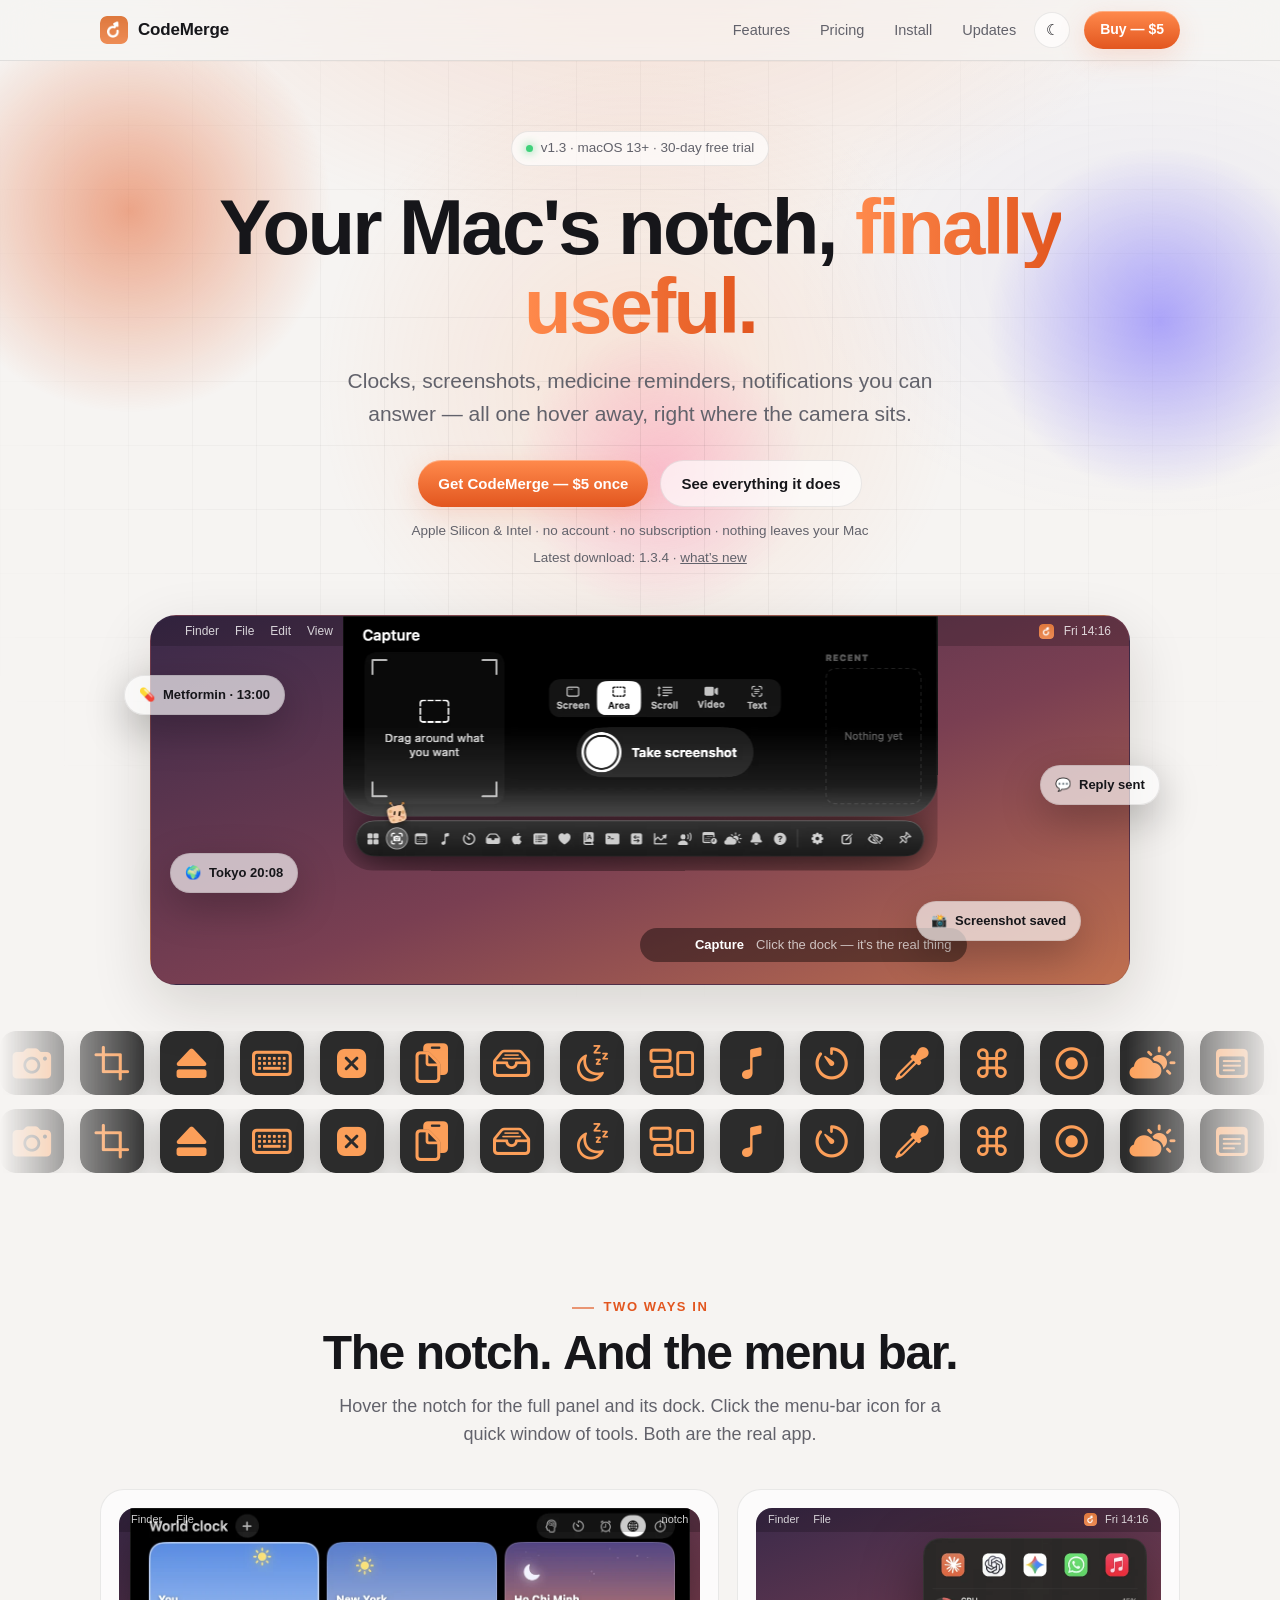
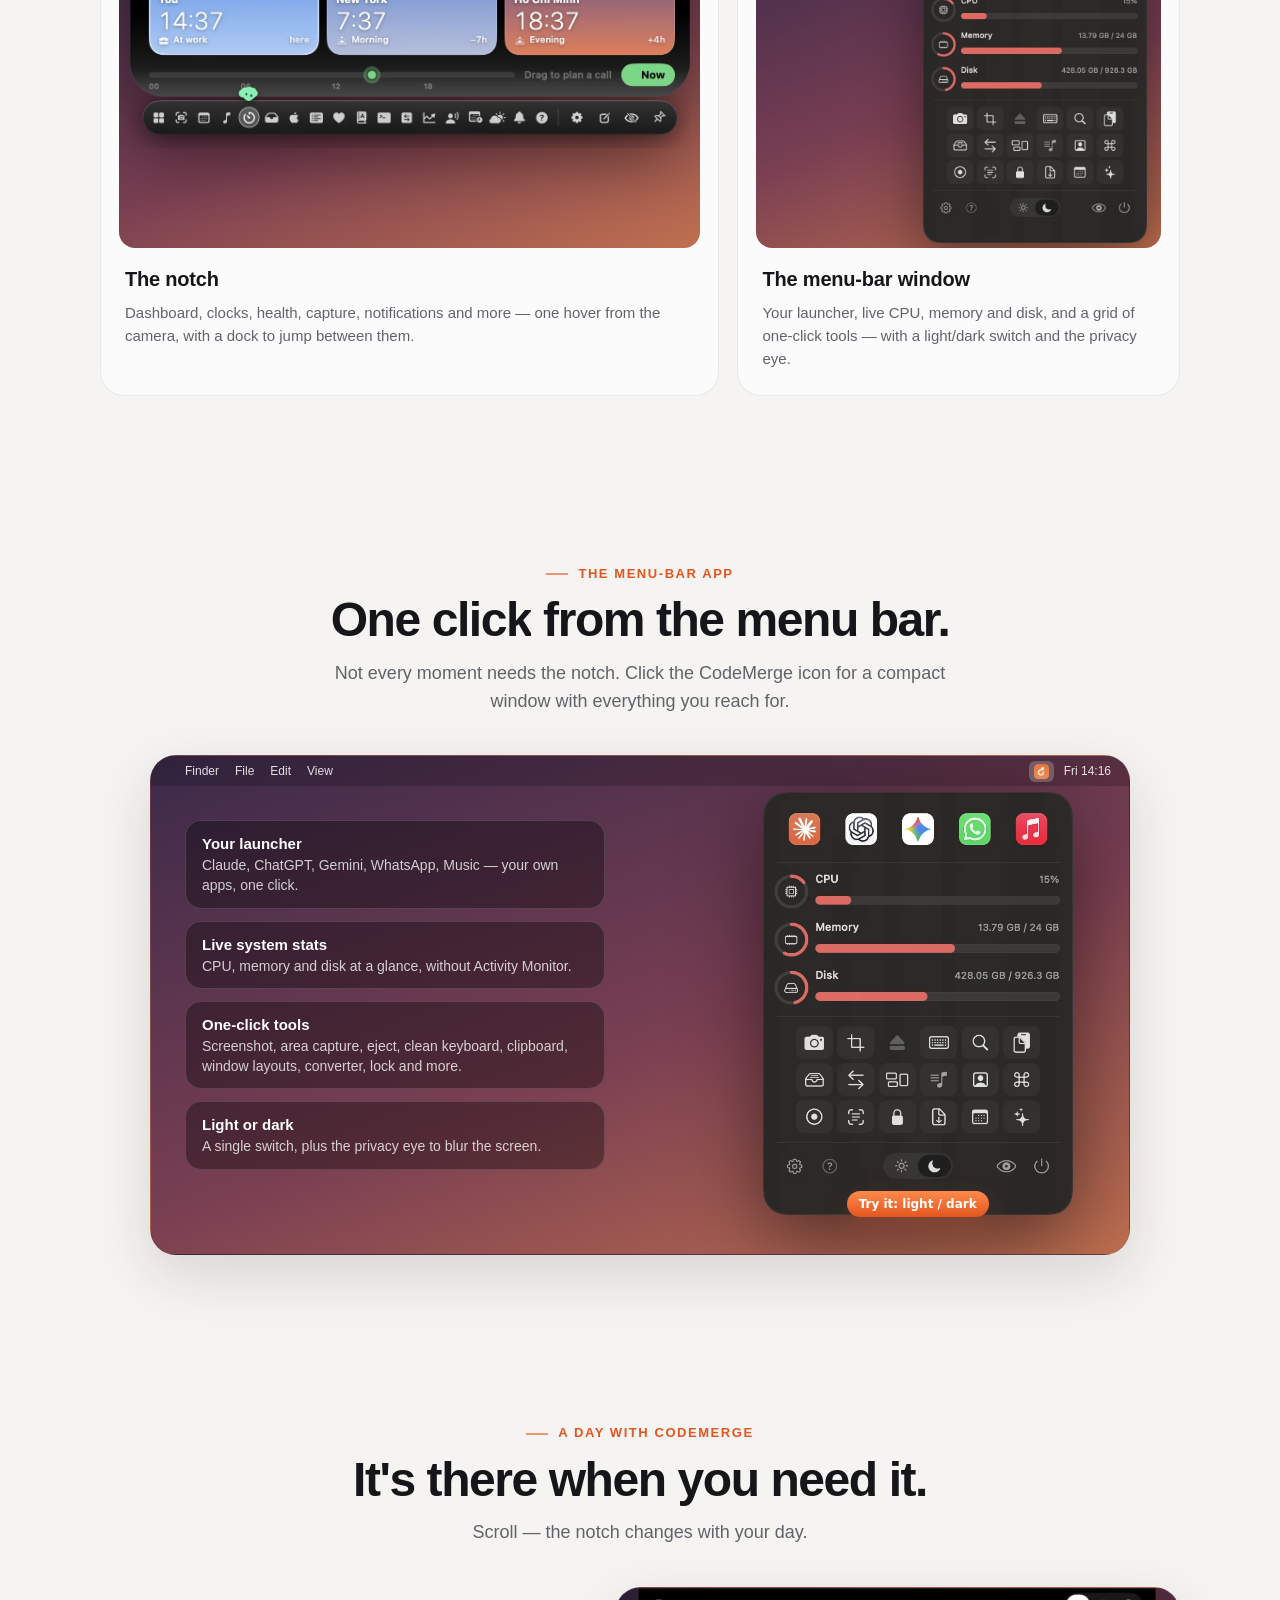
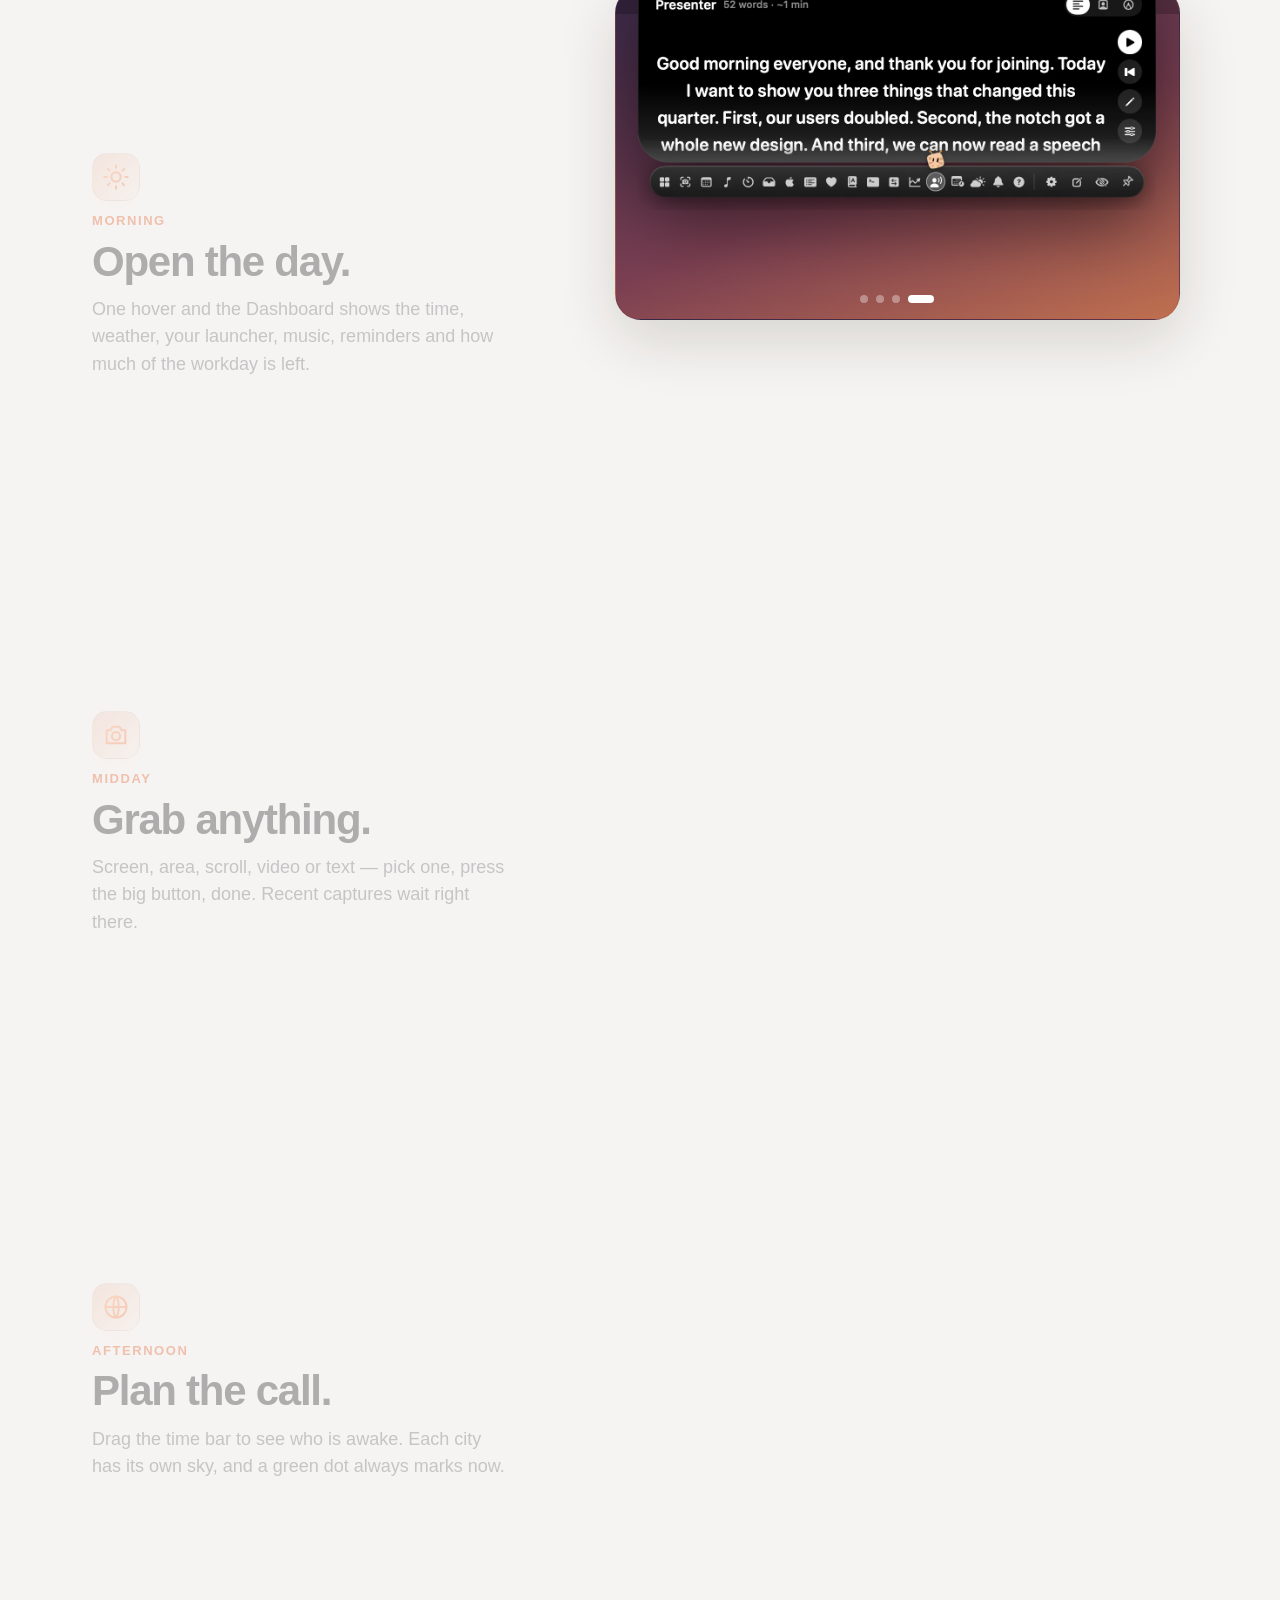
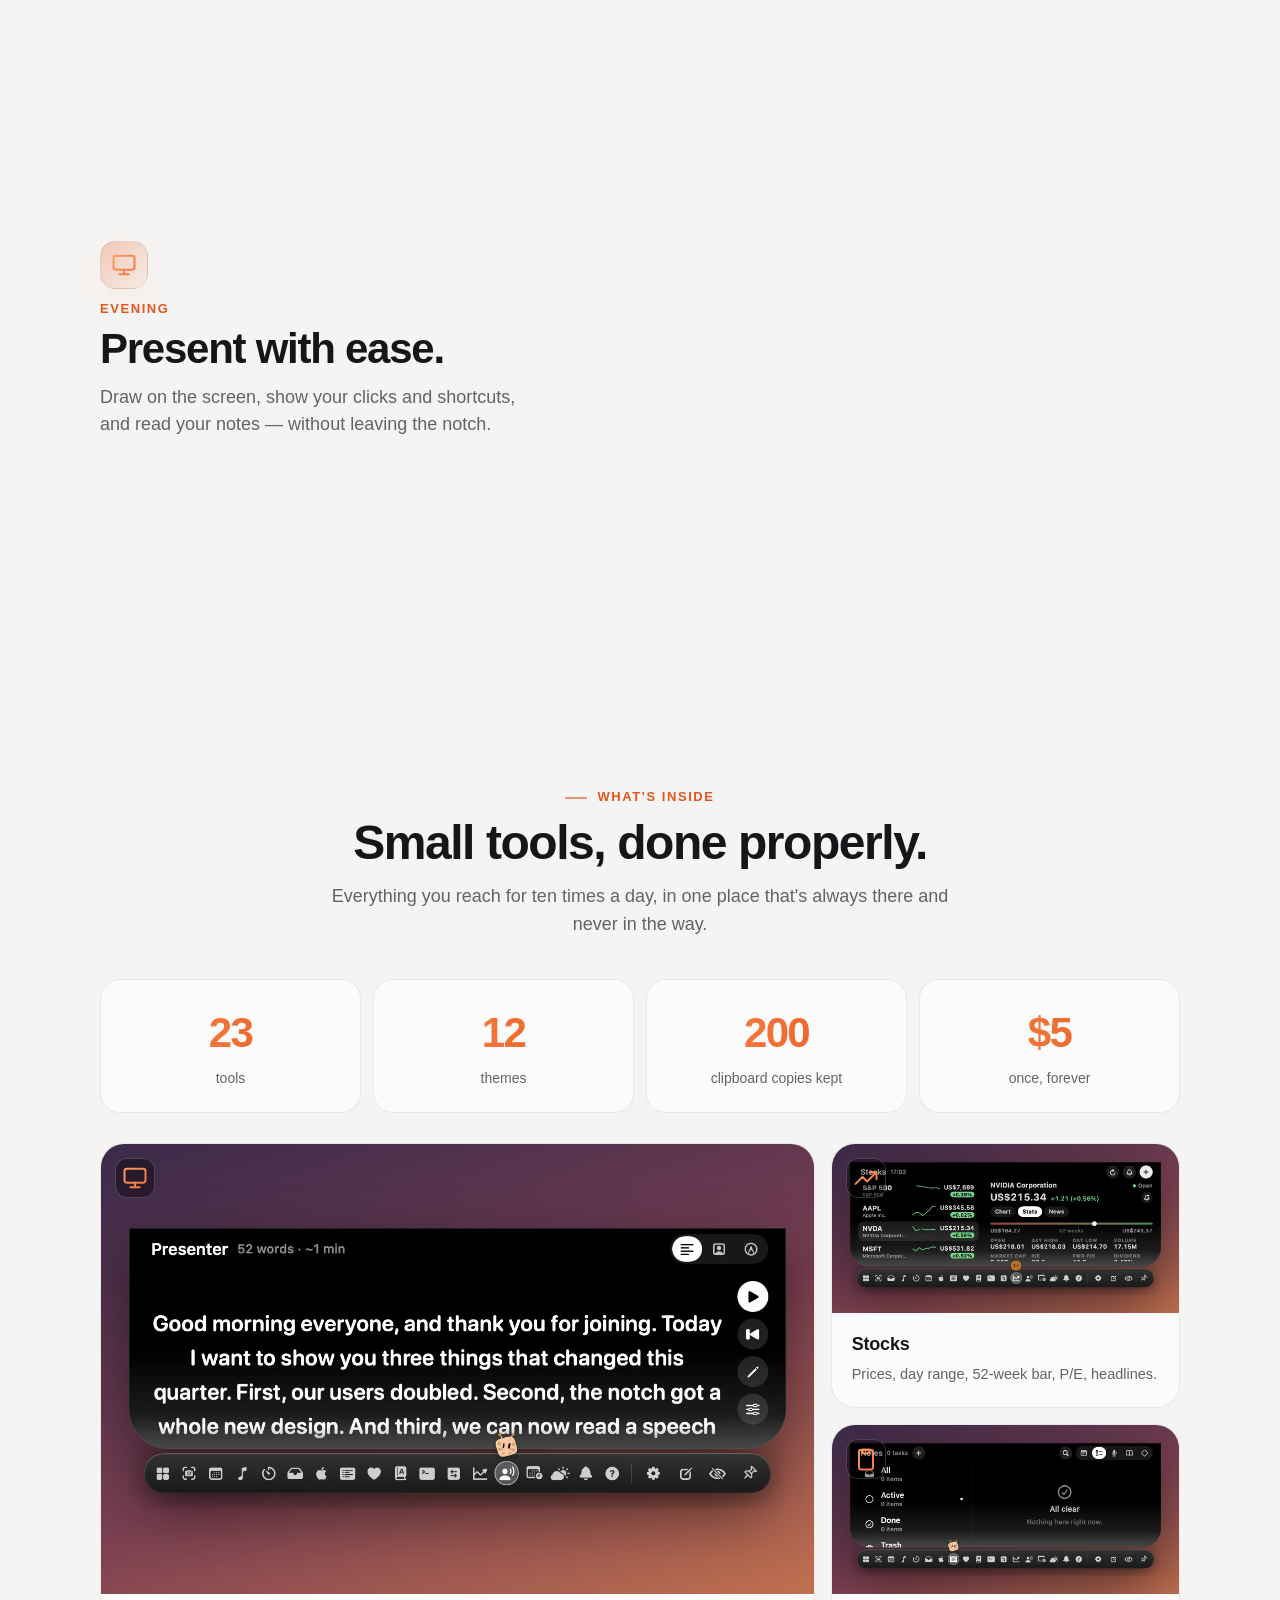
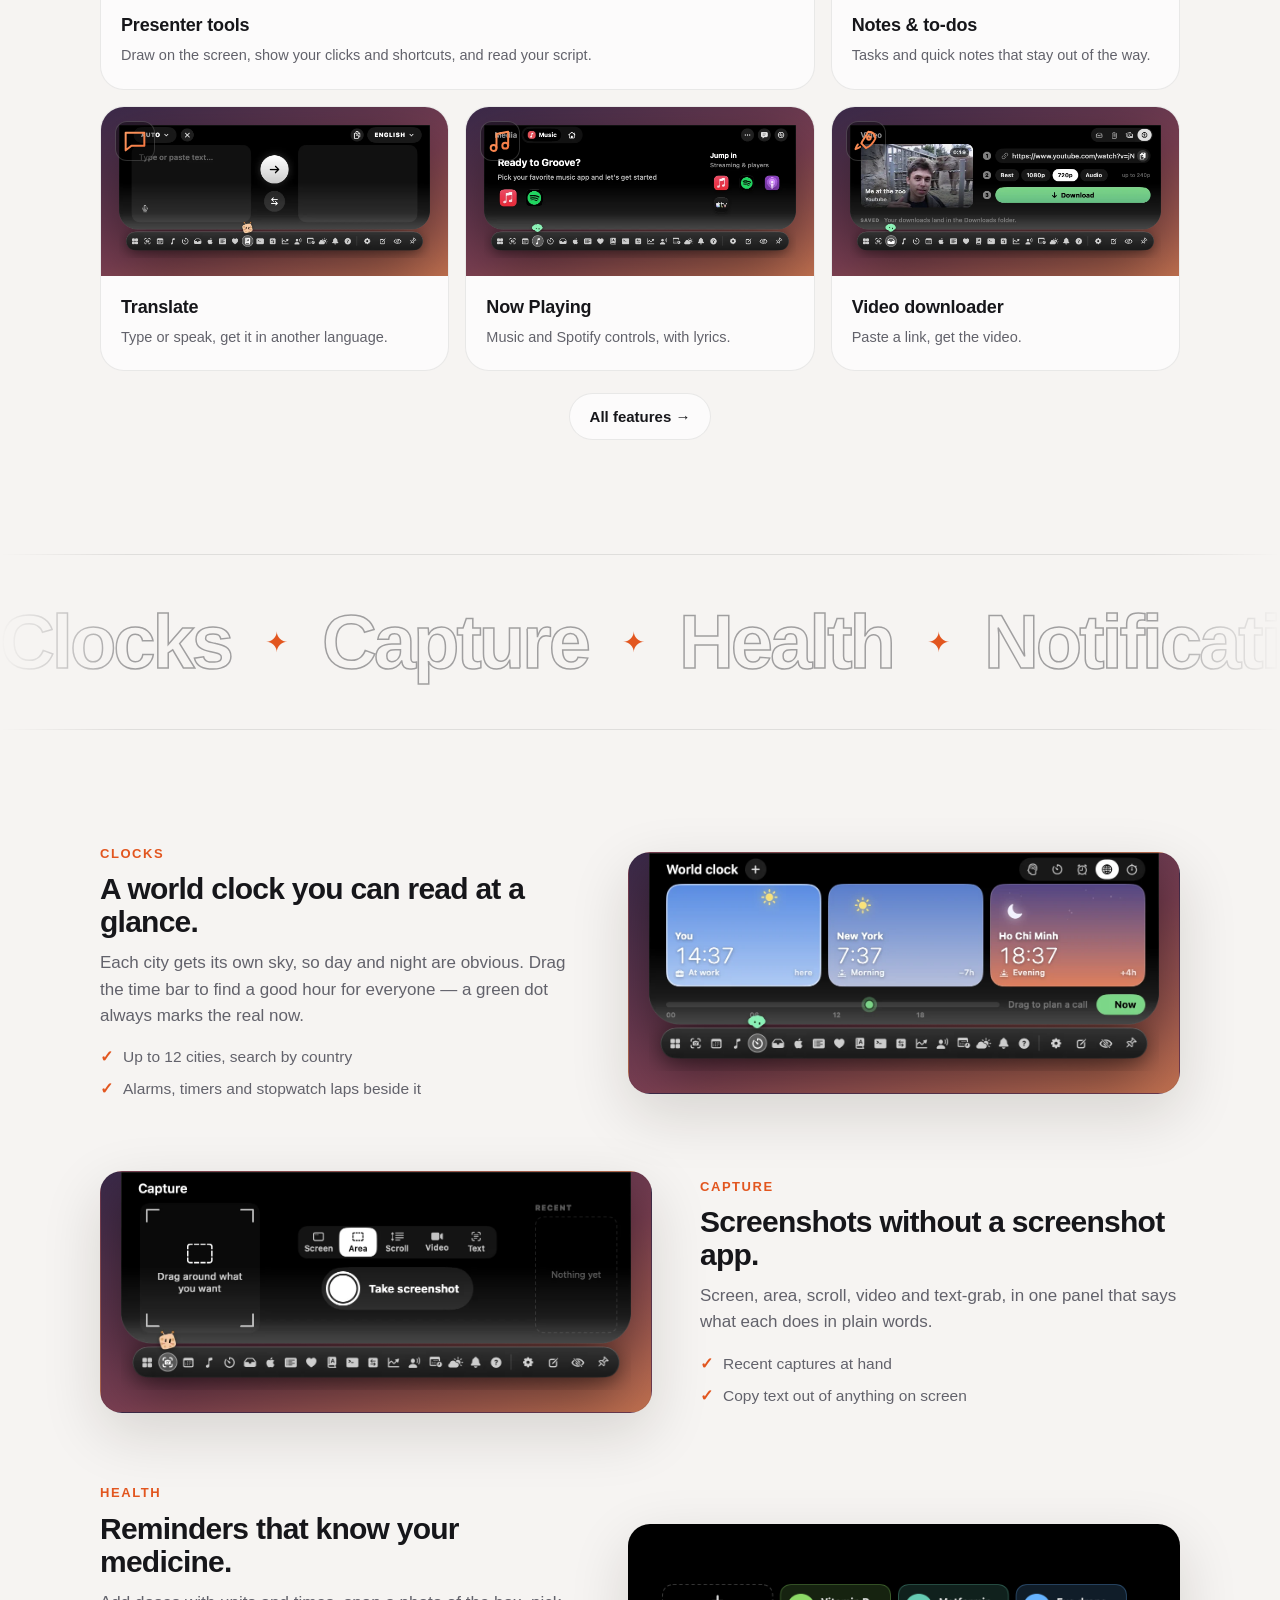
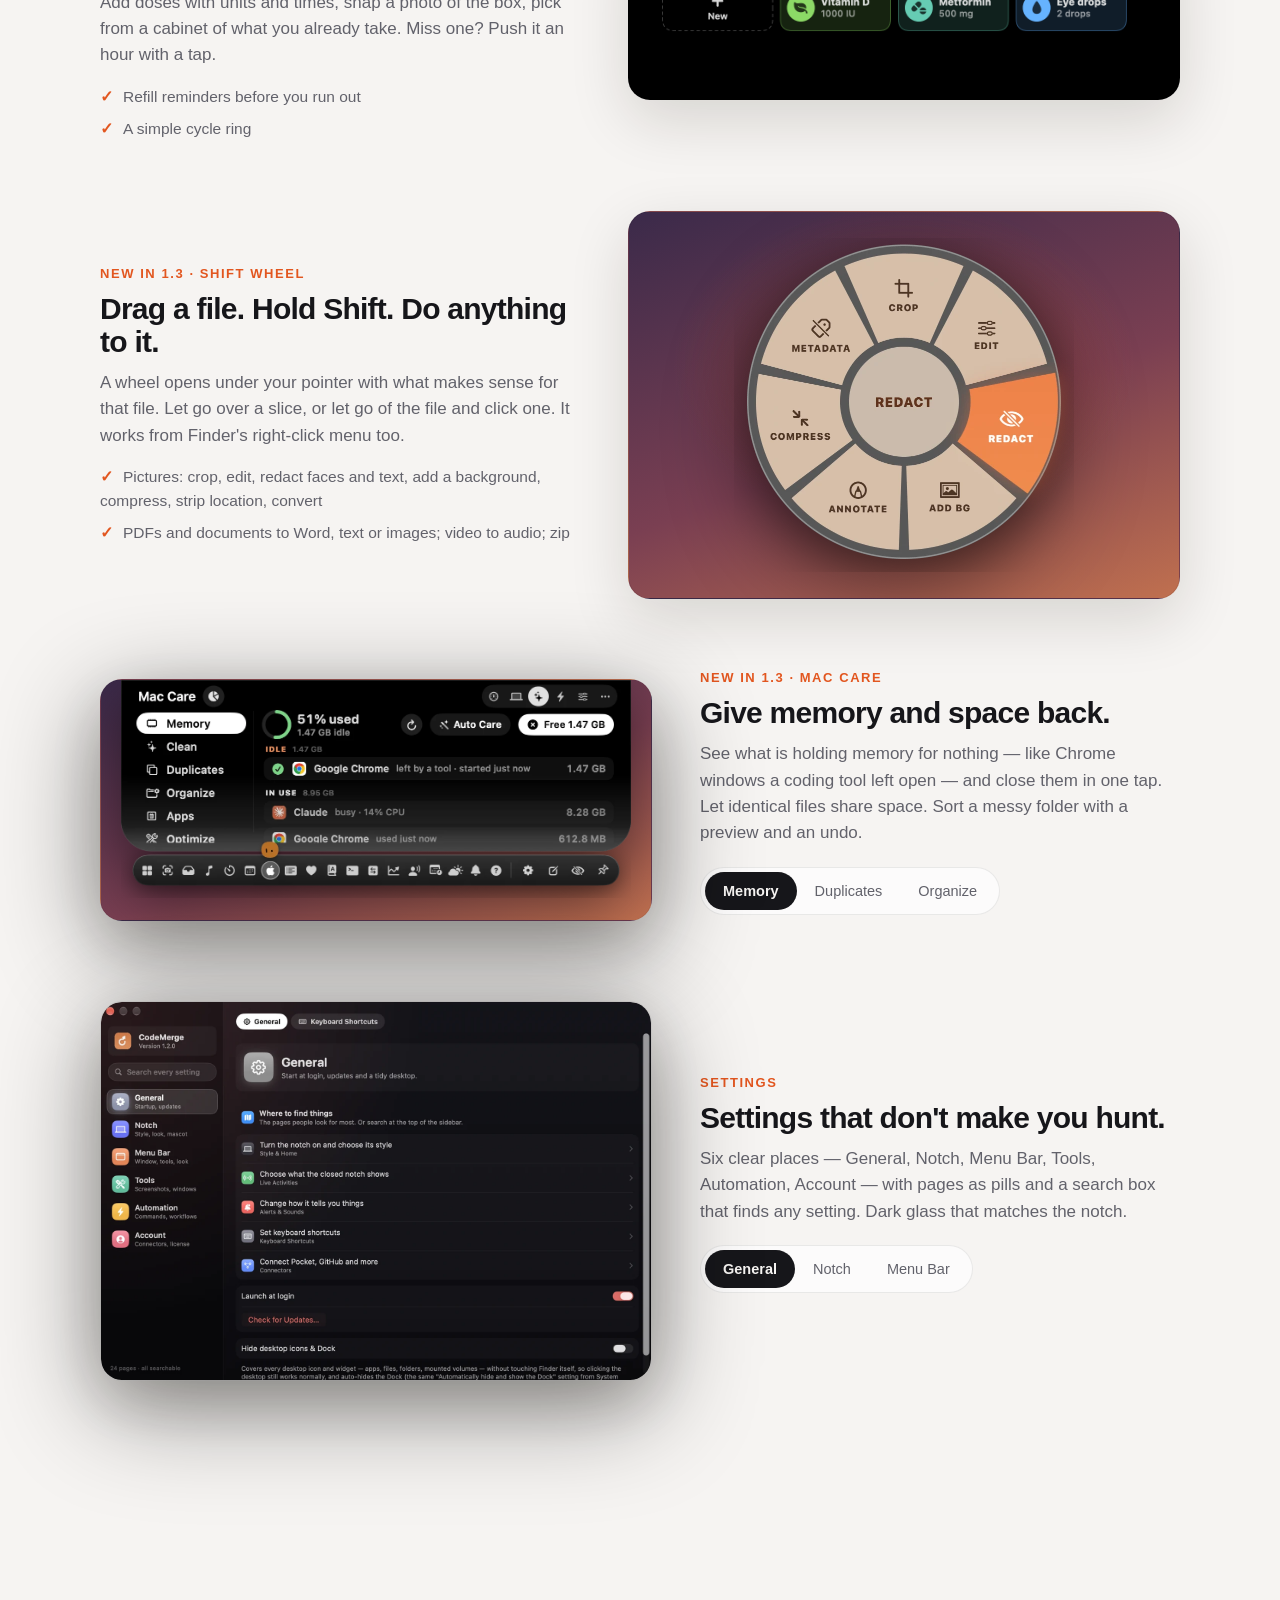
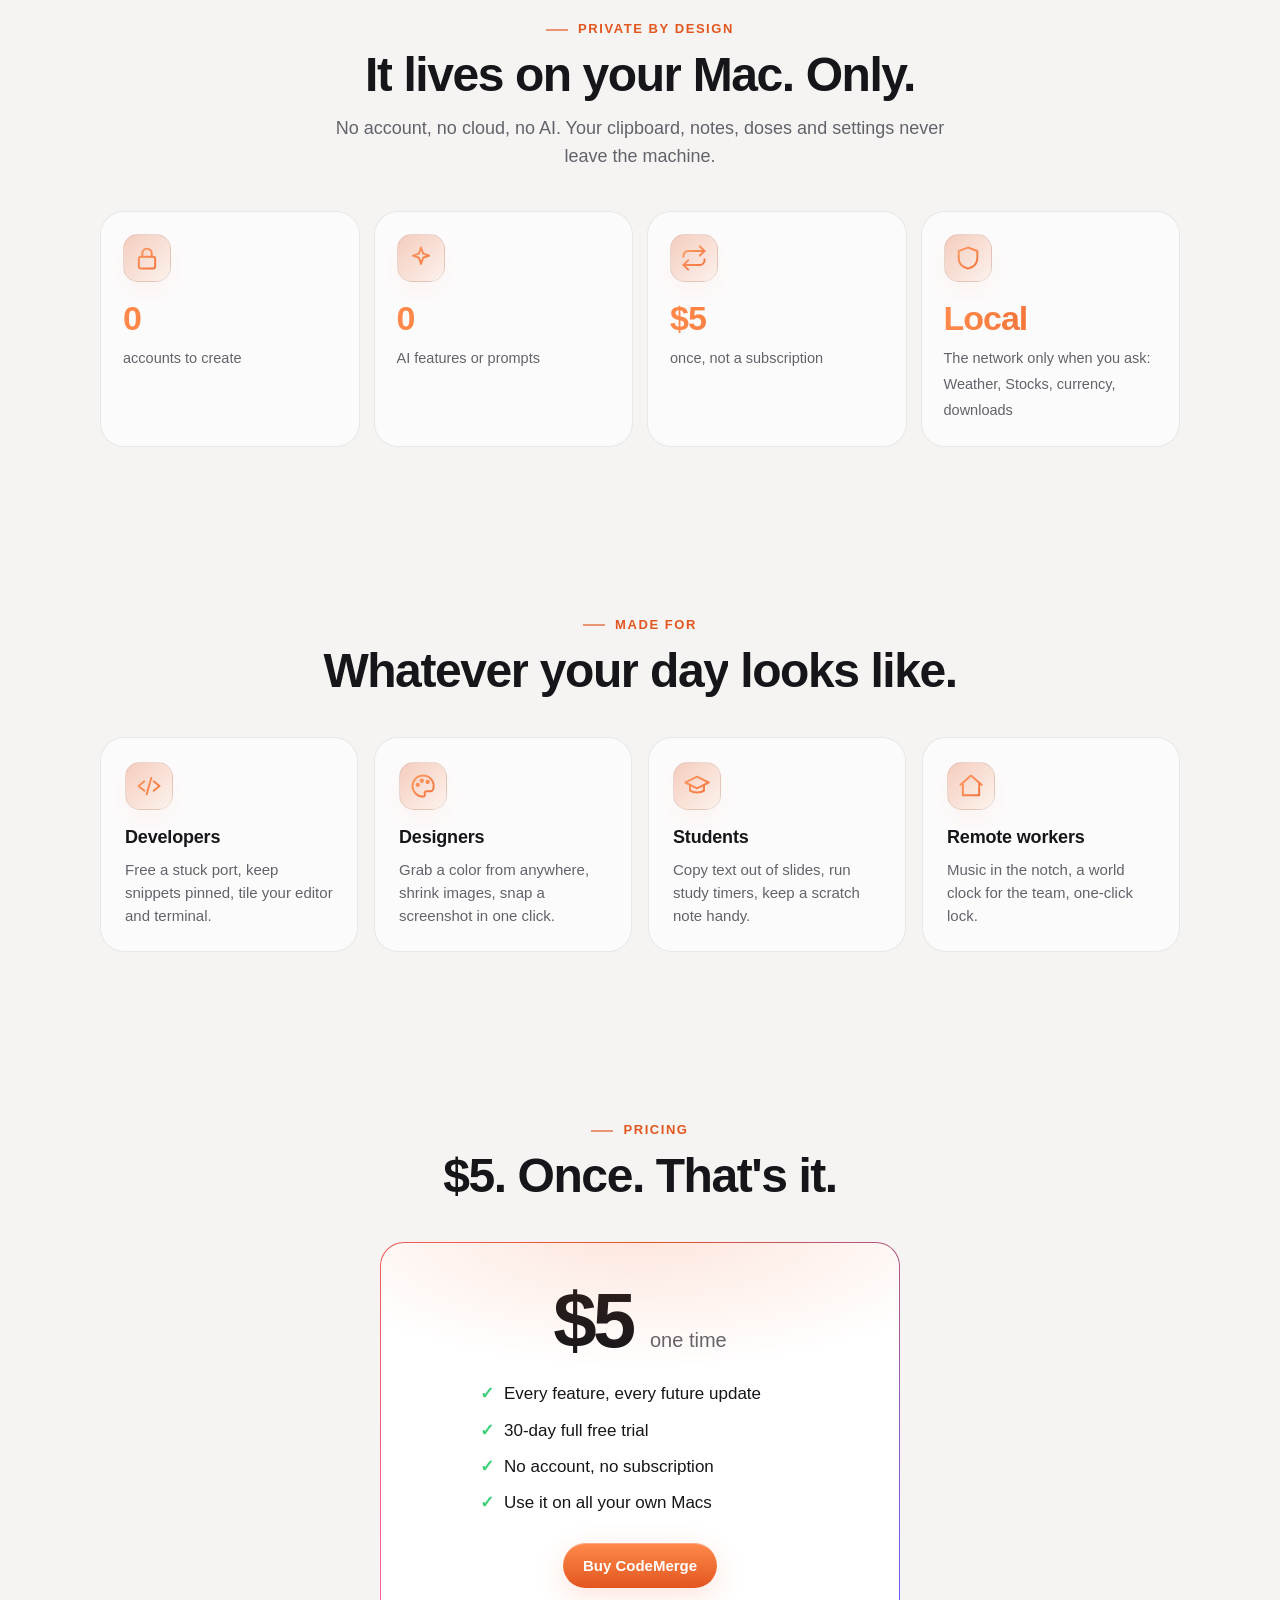
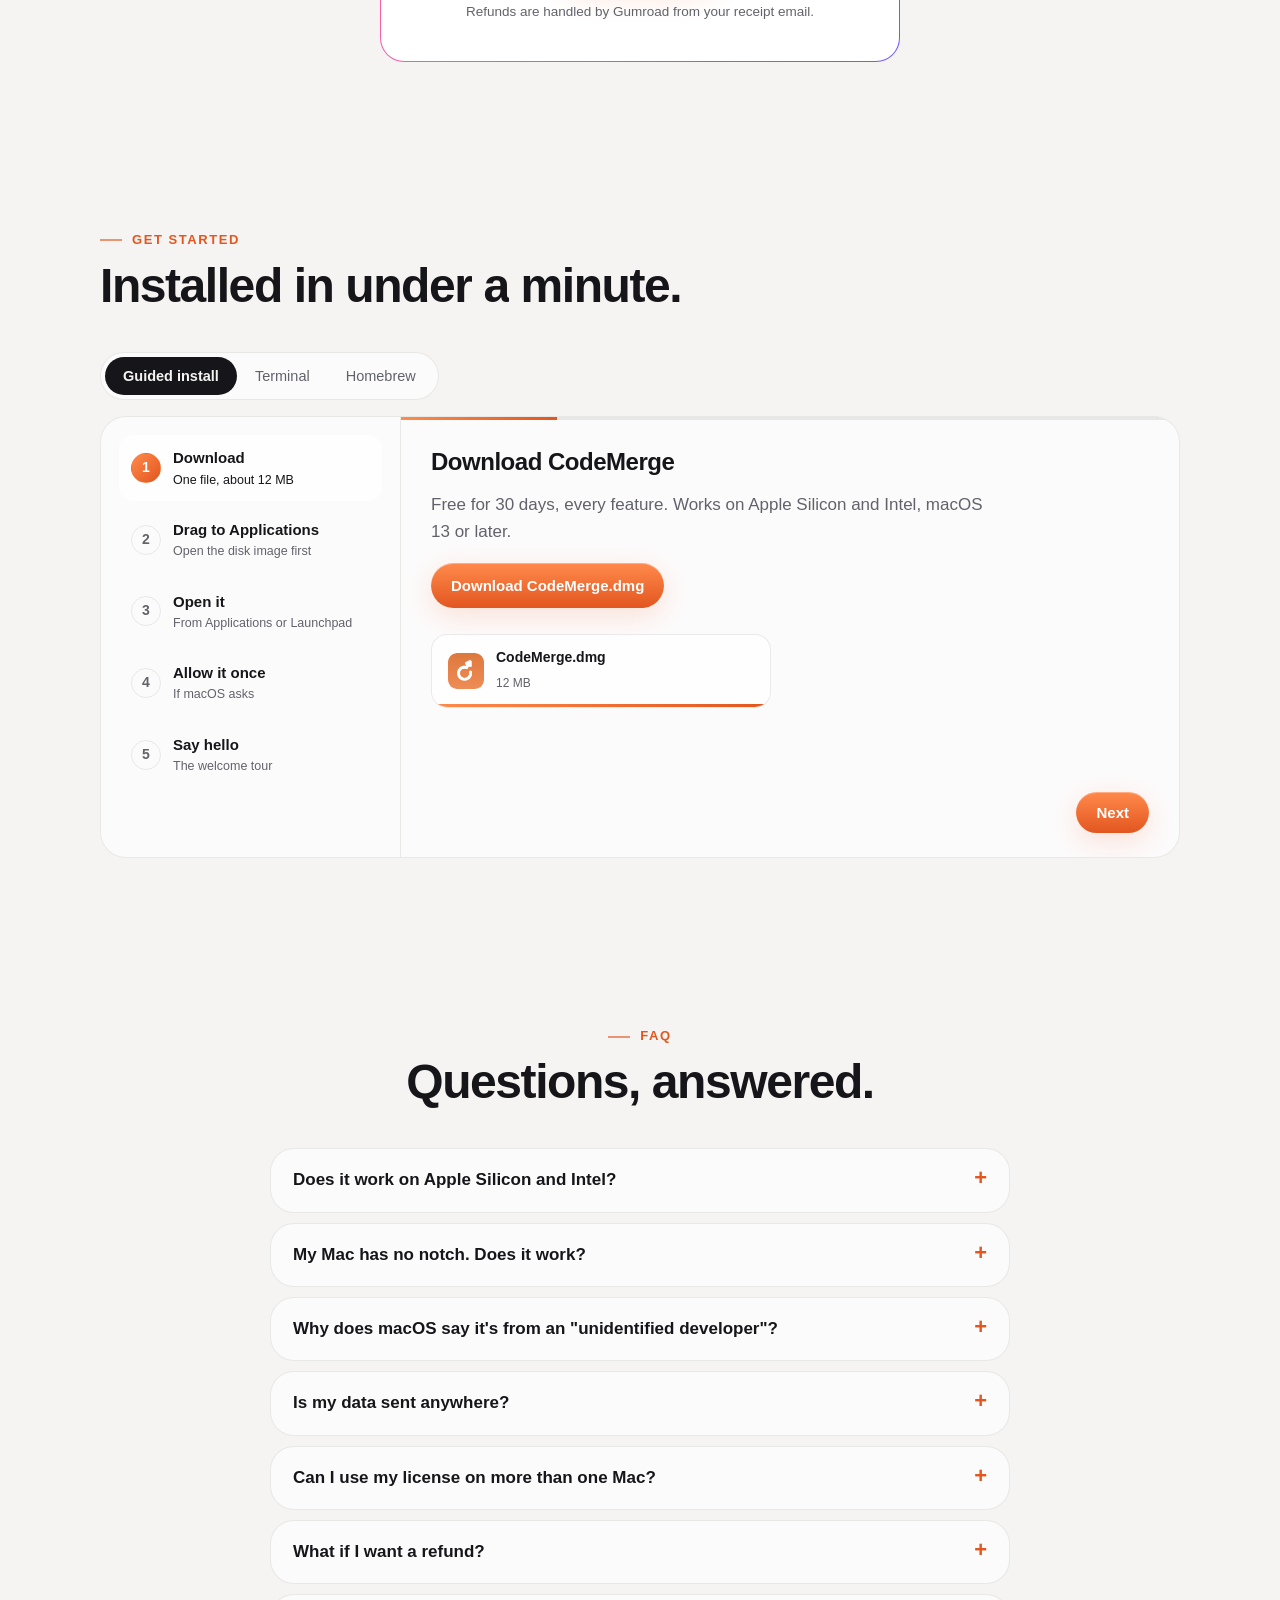
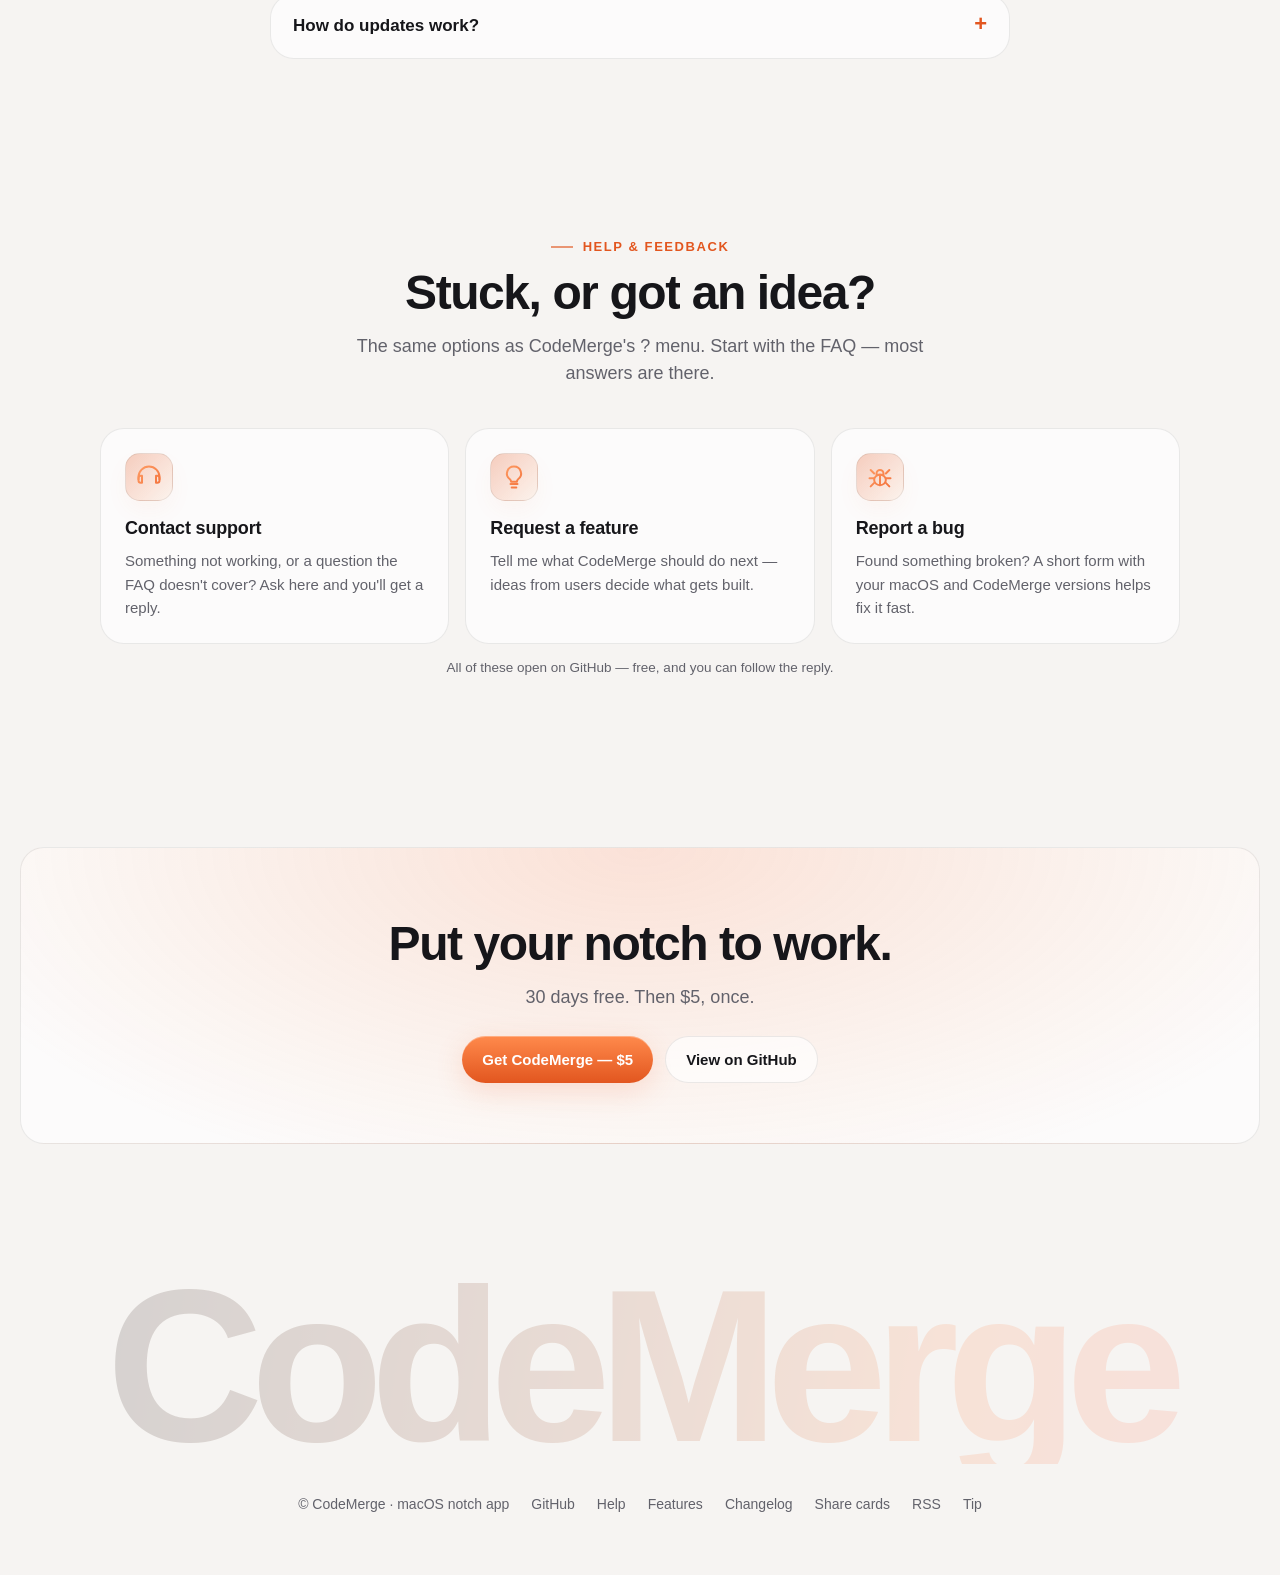
<file: docs/index.html>
<!doctype html>
<html lang="en"><head>
<meta charset="utf-8"><meta name="viewport" content="width=device-width,initial-scale=1">
<title>CodeMerge — your Mac's notch, put to work</title>
<meta name="description" content="CodeMerge turns your Mac's notch into a control center: clocks, screenshots, medicine and habit reminders, notifications you can answer, window layouts and more. Local-first. $5 once.">
<meta property="og:title" content="CodeMerge — your Mac's notch, put to work"><meta property="og:description" content="CodeMerge turns your Mac's notch into a control center: clocks, screenshots, medicine and habit reminders, notifications you can answer, window layouts and more. Local-first. $5 once.">
<meta property="og:image" content="assets/og.png"><meta name="twitter:card" content="summary_large_image">
<meta name="theme-color" content="#0a090c">
<link rel="icon" href="assets/app-icon.png">
<script>document.documentElement.className="js"</script>
<link rel="stylesheet" href="styles.css?v=1792652712">
</head><body>
<svg width="0" height="0" style="position:absolute" aria-hidden="true"><defs><linearGradient id="ig" gradientUnits="userSpaceOnUse" x1="0" y1="0" x2="24" y2="24"><stop offset="0" stop-color="#ffa36b"/><stop offset="1" stop-color="#f26b35"/></linearGradient></defs></svg>
<div id="cur"></div><div id="curd"></div>
<div id="prog"></div>
<nav><div class="wrap">
<a class="brand" href="./"><img decoding="async" src="assets/app-icon.png" alt="">CodeMerge</a>
<a class="l" href="features.html">Features</a>
<a class="l" href="./#pricing">Pricing</a>
<a class="l" href="./#install">Install</a>
<a class="l" href="updates.html">Updates</a>
<button class="tbtn" id="theme" aria-label="Switch light or dark">☾</button>
<a class="btn" href="https://harelyaish.gumroad.com/l/codemerge">Buy — $5</a>
</div></nav>

<header class="hero"><div class="orbs" aria-hidden="true"><i></i><i></i><i></i></div><div class="wrap">
 <span class="pill"><i></i>v1.3 · macOS 13+ · 30-day free trial</span>
 <h1>Your Mac's notch, <em>finally useful.</em></h1>
 <p class="lead">Clocks, screenshots, medicine reminders, notifications you can answer — all one hover away, right where the camera sits.</p>
 <div class="cta"><a class="btn" href="https://harelyaish.gumroad.com/l/codemerge">Get CodeMerge — $5 once</a><a class="btn ghost" href="features.html">See everything it does</a></div>
 <p class="fine">Apple Silicon &amp; Intel · no account · no subscription · nothing leaves your Mac</p>
 <p class="fine" style="margin-top:6px">Latest download: 1.3.4 · <a href="https://github.com/harelyaish/CodeMerge/releases/tag/v1.3.4">what’s new</a></p>
 <div class="stagewrap"><div class="chips" aria-hidden="true">
<span class="chip1"><i>💊</i>Metformin · 13:00</span>
<span class="chip2"><i>💬</i>Reply sent</span>
<span class="chip3"><i>🌍</i>Tokyo 20:08</span>
<span class="chip4"><i>📸</i>Screenshot saved</span></div><div class="stage reveal" aria-label="The CodeMerge notch, open">
<div class="bar"><b></b><span>Finder</span><span>File</span><span>Edit</span><span>View</span><span class="r"><img decoding="async" src="assets/app-icon.png" alt="" class="mb-ic">Fri 14:16</span></div>
<div class="nshots" id="nshots">
<img decoding="async" class="on" data-t="home" src="assets/app/n-home.webp" alt="Dashboard in the CodeMerge notch" width="595"><img decoding="async" data-t="capture" src="assets/app/n-capture.webp" alt="Capture in the CodeMerge notch" width="595" loading="lazy"><img decoding="async" data-t="agenda" src="assets/app/n-agenda.webp" alt="Today in the CodeMerge notch" width="595" loading="lazy"><img decoding="async" data-t="nowPlaying" src="assets/app/n-nowPlaying.webp" alt="Now Playing in the CodeMerge notch" width="595" loading="lazy"><img decoding="async" data-t="timers" src="assets/app/n-timers.webp" alt="Clocks in the CodeMerge notch" width="595" loading="lazy"><img decoding="async" data-t="clipboard" src="assets/app/n-clipboard.webp" alt="Shelf in the CodeMerge notch" width="595" loading="lazy"><img decoding="async" data-t="notes" src="assets/app/n-notes.webp" alt="Notes in the CodeMerge notch" width="595" loading="lazy"><img decoding="async" data-t="health" src="assets/app/n-health.webp" alt="Health in the CodeMerge notch" width="595" loading="lazy"><img decoding="async" data-t="translate" src="assets/app/n-translate.webp" alt="Translate in the CodeMerge notch" width="595" loading="lazy"><img decoding="async" data-t="stocks" src="assets/app/n-stocks.webp" alt="Stocks in the CodeMerge notch" width="595" loading="lazy"><img decoding="async" data-t="presenter" src="assets/app/n-presenter.webp" alt="Presenter in the CodeMerge notch" width="595" loading="lazy">
<div class="dock" id="dock"><button style="left:3.11%" data-t="home" aria-label="Dashboard"><span>Dashboard</span></button><button style="left:7.13%" data-t="capture" aria-label="Capture"><span>Capture</span></button><button style="left:11.16%" data-t="agenda" aria-label="Today"><span>Today</span></button><button style="left:15.18%" data-t="nowPlaying" aria-label="Now Playing"><span>Now Playing</span></button><button style="left:19.21%" data-t="timers" aria-label="Clocks"><span>Clocks</span></button><button style="left:23.24%" data-t="clipboard" aria-label="Shelf"><span>Shelf</span></button><button style="left:31.29%" data-t="notes" aria-label="Notes"><span>Notes</span></button><button style="left:35.31%" data-t="health" aria-label="Health"><span>Health</span></button><button style="left:39.34%" data-t="translate" aria-label="Translate"><span>Translate</span></button><button style="left:51.41%" data-t="stocks" aria-label="Stocks"><span>Stocks</span></button><button style="left:55.44%" data-t="presenter" aria-label="Presenter"><span>Presenter</span></button></div>
</div>
<div class="ntabs" id="ntabs"><b id="nlabel">Dashboard</b><span>Click the dock — it's the real thing</span></div>
</div></div>
</div><div class="marq" aria-hidden="true"><div class="track"><img decoding="async" src="assets/icons/screenshot-full.png" alt="" loading="lazy"><img decoding="async" src="assets/icons/screenshot-area.png" alt="" loading="lazy"><img decoding="async" src="assets/icons/eject.png" alt="" loading="lazy"><img decoding="async" src="assets/icons/clean-keyboard.png" alt="" loading="lazy"><img decoding="async" src="assets/icons/quit-all.png" alt="" loading="lazy"><img decoding="async" src="assets/icons/clipboard.png" alt="" loading="lazy"><img decoding="async" src="assets/icons/file-shelf.png" alt="" loading="lazy"><img decoding="async" src="assets/icons/prevent-sleep.png" alt="" loading="lazy"><img decoding="async" src="assets/icons/window-split.png" alt="" loading="lazy"><img decoding="async" src="assets/icons/now-playing.png" alt="" loading="lazy"><img decoding="async" src="assets/icons/timer.png" alt="" loading="lazy"><img decoding="async" src="assets/icons/color-picker.png" alt="" loading="lazy"><img decoding="async" src="assets/icons/command-palette.png" alt="" loading="lazy"><img decoding="async" src="assets/icons/screen-recording.png" alt="" loading="lazy"><img decoding="async" src="assets/icons/weather.png" alt="" loading="lazy"><img decoding="async" src="assets/icons/quick-note.png" alt="" loading="lazy"><img decoding="async" src="assets/icons/lock-screen.png" alt="" loading="lazy"><img decoding="async" src="assets/icons/converter.png" alt="" loading="lazy"><img decoding="async" src="assets/icons/image-resizer.png" alt="" loading="lazy"><img decoding="async" src="assets/icons/random-generator.png" alt="" loading="lazy"><img decoding="async" src="assets/icons/audio-output.png" alt="" loading="lazy"><img decoding="async" src="assets/icons/text-grab.png" alt="" loading="lazy"><img decoding="async" src="assets/icons/kill-port.png" alt="" loading="lazy"><img decoding="async" src="assets/icons/screenshot-full.png" alt="" loading="lazy"><img decoding="async" src="assets/icons/screenshot-area.png" alt="" loading="lazy"><img decoding="async" src="assets/icons/eject.png" alt="" loading="lazy"><img decoding="async" src="assets/icons/clean-keyboard.png" alt="" loading="lazy"><img decoding="async" src="assets/icons/quit-all.png" alt="" loading="lazy"><img decoding="async" src="assets/icons/clipboard.png" alt="" loading="lazy"><img decoding="async" src="assets/icons/file-shelf.png" alt="" loading="lazy"><img decoding="async" src="assets/icons/prevent-sleep.png" alt="" loading="lazy"><img decoding="async" src="assets/icons/window-split.png" alt="" loading="lazy"><img decoding="async" src="assets/icons/now-playing.png" alt="" loading="lazy"><img decoding="async" src="assets/icons/timer.png" alt="" loading="lazy"><img decoding="async" src="assets/icons/color-picker.png" alt="" loading="lazy"><img decoding="async" src="assets/icons/command-palette.png" alt="" loading="lazy"><img decoding="async" src="assets/icons/screen-recording.png" alt="" loading="lazy"><img decoding="async" src="assets/icons/weather.png" alt="" loading="lazy"><img decoding="async" src="assets/icons/quick-note.png" alt="" loading="lazy"><img decoding="async" src="assets/icons/lock-screen.png" alt="" loading="lazy"><img decoding="async" src="assets/icons/converter.png" alt="" loading="lazy"><img decoding="async" src="assets/icons/image-resizer.png" alt="" loading="lazy"><img decoding="async" src="assets/icons/random-generator.png" alt="" loading="lazy"><img decoding="async" src="assets/icons/audio-output.png" alt="" loading="lazy"><img decoding="async" src="assets/icons/text-grab.png" alt="" loading="lazy"><img decoding="async" src="assets/icons/kill-port.png" alt="" loading="lazy"></div></div><div class="marq rev" aria-hidden="true"><div class="track"><img decoding="async" src="assets/icons/screenshot-full.png" alt="" loading="lazy"><img decoding="async" src="assets/icons/screenshot-area.png" alt="" loading="lazy"><img decoding="async" src="assets/icons/eject.png" alt="" loading="lazy"><img decoding="async" src="assets/icons/clean-keyboard.png" alt="" loading="lazy"><img decoding="async" src="assets/icons/quit-all.png" alt="" loading="lazy"><img decoding="async" src="assets/icons/clipboard.png" alt="" loading="lazy"><img decoding="async" src="assets/icons/file-shelf.png" alt="" loading="lazy"><img decoding="async" src="assets/icons/prevent-sleep.png" alt="" loading="lazy"><img decoding="async" src="assets/icons/window-split.png" alt="" loading="lazy"><img decoding="async" src="assets/icons/now-playing.png" alt="" loading="lazy"><img decoding="async" src="assets/icons/timer.png" alt="" loading="lazy"><img decoding="async" src="assets/icons/color-picker.png" alt="" loading="lazy"><img decoding="async" src="assets/icons/command-palette.png" alt="" loading="lazy"><img decoding="async" src="assets/icons/screen-recording.png" alt="" loading="lazy"><img decoding="async" src="assets/icons/weather.png" alt="" loading="lazy"><img decoding="async" src="assets/icons/quick-note.png" alt="" loading="lazy"><img decoding="async" src="assets/icons/lock-screen.png" alt="" loading="lazy"><img decoding="async" src="assets/icons/converter.png" alt="" loading="lazy"><img decoding="async" src="assets/icons/image-resizer.png" alt="" loading="lazy"><img decoding="async" src="assets/icons/random-generator.png" alt="" loading="lazy"><img decoding="async" src="assets/icons/audio-output.png" alt="" loading="lazy"><img decoding="async" src="assets/icons/text-grab.png" alt="" loading="lazy"><img decoding="async" src="assets/icons/kill-port.png" alt="" loading="lazy"><img decoding="async" src="assets/icons/screenshot-full.png" alt="" loading="lazy"><img decoding="async" src="assets/icons/screenshot-area.png" alt="" loading="lazy"><img decoding="async" src="assets/icons/eject.png" alt="" loading="lazy"><img decoding="async" src="assets/icons/clean-keyboard.png" alt="" loading="lazy"><img decoding="async" src="assets/icons/quit-all.png" alt="" loading="lazy"><img decoding="async" src="assets/icons/clipboard.png" alt="" loading="lazy"><img decoding="async" src="assets/icons/file-shelf.png" alt="" loading="lazy"><img decoding="async" src="assets/icons/prevent-sleep.png" alt="" loading="lazy"><img decoding="async" src="assets/icons/window-split.png" alt="" loading="lazy"><img decoding="async" src="assets/icons/now-playing.png" alt="" loading="lazy"><img decoding="async" src="assets/icons/timer.png" alt="" loading="lazy"><img decoding="async" src="assets/icons/color-picker.png" alt="" loading="lazy"><img decoding="async" src="assets/icons/command-palette.png" alt="" loading="lazy"><img decoding="async" src="assets/icons/screen-recording.png" alt="" loading="lazy"><img decoding="async" src="assets/icons/weather.png" alt="" loading="lazy"><img decoding="async" src="assets/icons/quick-note.png" alt="" loading="lazy"><img decoding="async" src="assets/icons/lock-screen.png" alt="" loading="lazy"><img decoding="async" src="assets/icons/converter.png" alt="" loading="lazy"><img decoding="async" src="assets/icons/image-resizer.png" alt="" loading="lazy"><img decoding="async" src="assets/icons/random-generator.png" alt="" loading="lazy"><img decoding="async" src="assets/icons/audio-output.png" alt="" loading="lazy"><img decoding="async" src="assets/icons/text-grab.png" alt="" loading="lazy"><img decoding="async" src="assets/icons/kill-port.png" alt="" loading="lazy"></div></div></header>

<section><div class="wrap">
 <div class="head c"><div class="eyebrow">Two ways in</div><h2>The notch. And the menu bar.</h2><p class="sub">Hover the notch for the full panel and its dock. Click the menu-bar icon for a quick window of tools. Both are the real app.</p></div>
 <div class="two-ways">
  <div class="glass way reveal"><div class="way-view"><div class="mini-bar"><span>Finder</span><span>File</span><span class="r">notch</span></div><img decoding="async" src="assets/app/n-timers.webp" alt="The notch, open on the world clock" loading="lazy"></div><h3>The notch</h3><p>Dashboard, clocks, health, capture, notifications and more — one hover from the camera, with a dock to jump between them.</p></div>
  <div class="glass way reveal"><div class="way-view menu"><div class="mini-bar"><span>Finder</span><span>File</span><span class="r"><img decoding="async" src="assets/app-icon.png" alt="" class="mb-ic">Fri 14:16</span></div><img decoding="async" class="mw" src="assets/app/menubar-window.webp" alt="The CodeMerge menu-bar window with CPU, memory, disk and a grid of tools" loading="lazy"></div><h3>The menu-bar window</h3><p>Your launcher, live CPU, memory and disk, and a grid of one-click tools — with a light/dark switch and the privacy eye.</p></div>
 </div>
</div></section>

<section id="menubar"><div class="wrap">
 <div class="head c"><div class="eyebrow">The menu-bar app</div><h2>One click from the menu bar.</h2><p class="sub">Not every moment needs the notch. Click the CodeMerge icon for a compact window with everything you reach for.</p></div>
 <div class="bstage reveal" aria-label="The CodeMerge menu-bar window">
  <div class="bar"><b></b><span>Finder</span><span>File</span><span>Edit</span><span>View</span><span class="r"><span class="mb-on"><img decoding="async" src="assets/app-icon.png" alt="" class="mb-ic"></span>Fri 14:16</span></div>
  <ul class="callouts">
   <li><b>Your launcher</b>Claude, ChatGPT, Gemini, WhatsApp, Music — your own apps, one click.</li>
   <li><b>Live system stats</b>CPU, memory and disk at a glance, without Activity Monitor.</li>
   <li><b>One-click tools</b>Screenshot, area capture, eject, clean keyboard, clipboard, window layouts, converter, lock and more.</li>
   <li><b>Light or dark</b>A single switch, plus the privacy eye to blur the screen.</li>
  </ul>
  <div class="bw" id="bw"><img decoding="async" src="assets/app/menubar-window.webp" alt="The CodeMerge menu-bar window with launcher, CPU, memory, disk and a grid of tools"><img decoding="async" class="ml" src="assets/app/menubar-window-light.webp" alt="" aria-hidden="true"><div class="mhot"><button style="left:10.56%;top:55.30%" aria-label="Screenshot"><span>Screenshot</span></button><button style="left:23.94%;top:55.30%" aria-label="Area capture"><span>Area capture</span></button><button style="left:37.32%;top:55.30%" aria-label="Eject disks"><span>Eject disks</span></button><button style="left:50.70%;top:55.30%" aria-label="Clean keyboard"><span>Clean keyboard</span></button><button style="left:64.08%;top:55.30%" aria-label="Find a file"><span>Find a file</span></button><button style="left:77.46%;top:55.30%" aria-label="Clipboard history"><span>Clipboard history</span></button><button style="left:10.56%;top:64.08%" aria-label="File shelf"><span>File shelf</span></button><button style="left:23.94%;top:64.08%" aria-label="Converter"><span>Converter</span></button><button style="left:37.32%;top:64.08%" aria-label="Window split"><span>Window split</span></button><button style="left:50.70%;top:64.08%" aria-label="Now Playing"><span>Now Playing</span></button><button style="left:64.08%;top:64.08%" aria-label="Camera mirror"><span>Camera mirror</span></button><button style="left:77.46%;top:64.08%" aria-label="Command palette"><span>Command palette</span></button><button style="left:10.56%;top:72.87%" aria-label="Screen recording"><span>Screen recording</span></button><button style="left:23.94%;top:72.87%" aria-label="Text grab"><span>Text grab</span></button><button style="left:37.32%;top:72.87%" aria-label="Lock screen"><span>Lock screen</span></button><button style="left:50.70%;top:72.87%" aria-label="To Markdown"><span>To Markdown</span></button><button style="left:64.08%;top:72.87%" aria-label="Today"><span>Today</span></button><button style="left:77.46%;top:72.87%" aria-label="Mac Care"><span>Mac Care</span></button></div><button class="mtheme" id="mtheme" aria-label="Switch the menu-bar window between light and dark"><span>Try it: light / dark</span></button></div>
 </div>
</div></section>

<section id="story"><div class="wrap">
 <div class="head c"><div class="eyebrow">A day with CodeMerge</div><h2>It's there when you need it.</h2><p class="sub">Scroll — the notch changes with your day.</p></div>
 <div class="story"><div class="steps"><div class="step" data-i="0"><div class="ic a-spin "><svg viewBox="0 0 24 24" fill="none" stroke="url(#ig)" stroke-width="1.7" stroke-linecap="round" stroke-linejoin="round" aria-hidden="true"><circle pathLength="1" cx="12" cy="12" r="4"/><path pathLength="1" d="M12 2v2M12 20v2M2 12h2M20 12h2M5 5l1.5 1.5M17.5 17.5L19 19M5 19l1.5-1.5M17.5 6.5L19 5"/></svg></div><div class="eyebrow">Morning</div><h3>Open the day.</h3><p>One hover and the Dashboard shows the time, weather, your launcher, music, reminders and how much of the workday is left.</p></div><div class="step" data-i="1"><div class="ic a-flash "><svg viewBox="0 0 24 24" fill="none" stroke="url(#ig)" stroke-width="1.7" stroke-linecap="round" stroke-linejoin="round" aria-hidden="true"><path pathLength="1" d="M4 8h3l2-3h6l2 3h3v11H4z"/><circle pathLength="1" cx="12" cy="13" r="3.5"/></svg></div><div class="eyebrow">Midday</div><h3>Grab anything.</h3><p>Screen, area, scroll, video or text — pick one, press the big button, done. Recent captures wait right there.</p></div><div class="step" data-i="2"><div class="ic a-spin "><svg viewBox="0 0 24 24" fill="none" stroke="url(#ig)" stroke-width="1.7" stroke-linecap="round" stroke-linejoin="round" aria-hidden="true"><circle pathLength="1" cx="12" cy="12" r="9"/><path pathLength="1" d="M3 12h18M12 3c3 3 3 15 0 18M12 3c-3 3-3 15 0 18"/></svg></div><div class="eyebrow">Afternoon</div><h3>Plan the call.</h3><p>Drag the time bar to see who is awake. Each city has its own sky, and a green dot always marks now.</p></div><div class="step" data-i="3"><div class="ic a-float "><svg viewBox="0 0 24 24" fill="none" stroke="url(#ig)" stroke-width="1.7" stroke-linecap="round" stroke-linejoin="round" aria-hidden="true"><rect pathLength="1" x="3" y="4" width="18" height="12" rx="2"/><path pathLength="1" d="M8 20h8M12 16v4"/></svg></div><div class="eyebrow">Evening</div><h3>Present with ease.</h3><p>Draw on the screen, show your clicks and shortcuts, and read your notes — without leaving the notch.</p></div></div>
 <div class="story-pic"><div class="story-stage"><div class="story-bar"></div><img decoding="async" data-i="0" src="assets/app/n-home.webp" alt="Open the day." loading="lazy" width="595"><img decoding="async" data-i="1" src="assets/app/n-capture.webp" alt="Grab anything." loading="lazy" width="595"><img decoding="async" data-i="2" src="assets/app/n-timers.webp" alt="Plan the call." loading="lazy" width="595"><img decoding="async" data-i="3" src="assets/app/n-presenter.webp" alt="Present with ease." loading="lazy" width="595"><div class="story-dots" id="sdots"><i></i><i></i><i></i><i></i></div></div></div></div>
</div></section>

<section><div class="wrap">
 <div class="head c"><div class="eyebrow">What's inside</div><h2>Small tools, done properly.</h2><p class="sub">Everything you reach for ten times a day, in one place that's always there and never in the way.</p></div>
 <div class="stats reveal"><div><b data-count="23">23</b><span>tools</span></div><div><b data-count="12">12</b><span>themes</span></div><div><b data-count="200">200</b><span>clipboard copies kept</span></div><div><b>$<i data-count="5">5</i></b><span>once, forever</span></div></div>
 <div class="bento"><div class="tile big reveal"><span class="badge"><div class="ic a-float "><svg viewBox="0 0 24 24" fill="none" stroke="url(#ig)" stroke-width="1.7" stroke-linecap="round" stroke-linejoin="round" aria-hidden="true"><rect pathLength="1" x="3" y="4" width="18" height="12" rx="2"/><path pathLength="1" d="M8 20h8M12 16v4"/></svg></div></span><div class="pic"><img decoding="async" src="assets/app/n-presenter.webp" alt="Presenter tools" loading="lazy"></div><div class="tt"><h3>Presenter tools</h3><p>Draw on the screen, show your clicks and shortcuts, and read your script.</p></div></div><div class="tile  reveal"><span class="badge"><div class="ic a-float "><svg viewBox="0 0 24 24" fill="none" stroke="url(#ig)" stroke-width="1.7" stroke-linecap="round" stroke-linejoin="round" aria-hidden="true"><path pathLength="1" d="M3 17l6-6 4 4 8-8M15 7h6v6"/></svg></div></span><div class="pic"><img decoding="async" src="assets/app/n-stocks.webp" alt="Stocks" loading="lazy"></div><div class="tt"><h3>Stocks</h3><p>Prices, day range, 52-week bar, P/E, headlines.</p></div></div><div class="tile  reveal"><span class="badge"><div class="ic a-float "><svg viewBox="0 0 24 24" fill="none" stroke="url(#ig)" stroke-width="1.7" stroke-linecap="round" stroke-linejoin="round" aria-hidden="true"><rect pathLength="1" x="6" y="4" width="12" height="17" rx="2"/><path pathLength="1" d="M9 4h6v3H9z"/></svg></div></span><div class="pic"><img decoding="async" src="assets/app/n-notes.webp" alt="Notes & to-dos" loading="lazy"></div><div class="tt"><h3>Notes & to-dos</h3><p>Tasks and quick notes that stay out of the way.</p></div></div><div class="tile  reveal"><span class="badge"><div class="ic a-bounce "><svg viewBox="0 0 24 24" fill="none" stroke="url(#ig)" stroke-width="1.7" stroke-linecap="round" stroke-linejoin="round" aria-hidden="true"><path pathLength="1" d="M4 5h16v11H9l-5 4z"/></svg></div></span><div class="pic"><img decoding="async" src="assets/app/n-translate.webp" alt="Translate" loading="lazy"></div><div class="tt"><h3>Translate</h3><p>Type or speak, get it in another language.</p></div></div><div class="tile  reveal"><span class="badge"><div class="ic a-bounce "><svg viewBox="0 0 24 24" fill="none" stroke="url(#ig)" stroke-width="1.7" stroke-linecap="round" stroke-linejoin="round" aria-hidden="true"><path pathLength="1" d="M9 18V6l10-2v12"/><circle pathLength="1" cx="6.5" cy="18" r="2.5"/><circle pathLength="1" cx="16.5" cy="16" r="2.5"/></svg></div></span><div class="pic"><img decoding="async" src="assets/app/n-nowPlaying.webp" alt="Now Playing" loading="lazy"></div><div class="tt"><h3>Now Playing</h3><p>Music and Spotify controls, with lyrics.</p></div></div><div class="tile  reveal"><span class="badge"><div class="ic a-launch "><svg viewBox="0 0 24 24" fill="none" stroke="url(#ig)" stroke-width="1.7" stroke-linecap="round" stroke-linejoin="round" aria-hidden="true"><path pathLength="1" d="M5 15c-1 1-2 4-2 4s3-1 4-2M14 4c4 0 6 2 6 6-2 4-5 7-8 8l-4-4c1-3 4-6 6-10z"/><circle pathLength="1" cx="14.5" cy="9.5" r="1.5"/></svg></div></span><div class="pic"><img decoding="async" src="assets/app/n-video.webp" alt="Video downloader" loading="lazy"></div><div class="tt"><h3>Video downloader</h3><p>Paste a link, get the video.</p></div></div></div>
 <div class="row"><a class="btn ghost" href="features.html">All features →</a></div>
</div></section>

<div class="ticker" aria-hidden="true"><div class="tt2"><span>Clocks</span><i>✦</i><span>Capture</span><i>✦</i><span>Health</span><i>✦</i><span>Notifications</span><i>✦</i><span>Window layouts</span><i>✦</i><span>Clipboard</span><i>✦</i><span>Presenter</span><i>✦</i><span>Stocks</span><i>✦</i><span>Translate</span><i>✦</i><span>Notes</span><i>✦</i><span>Now Playing</span><i>✦</i><span>Privacy blur</span><i>✦</i><span>Clocks</span><i>✦</i><span>Capture</span><i>✦</i><span>Health</span><i>✦</i><span>Notifications</span><i>✦</i><span>Window layouts</span><i>✦</i><span>Clipboard</span><i>✦</i><span>Presenter</span><i>✦</i><span>Stocks</span><i>✦</i><span>Translate</span><i>✦</i><span>Notes</span><i>✦</i><span>Now Playing</span><i>✦</i><span>Privacy blur</span><i>✦</i></div></div>
<section><div class="wrap">
 <div class="show reveal"><div class="txt"><div class="eyebrow">Clocks</div><h3>A world clock you can read at a glance.</h3>
  <p>Each city gets its own sky, so day and night are obvious. Drag the time bar to find a good hour for everyone — a green dot always marks the real now.</p>
  <ul><li>Up to 12 cities, search by country</li><li>Alarms, timers and stopwatch laps beside it</li></ul></div>
  <div class="frame win nb"><img decoding="async" src="assets/app/n-timers.webp" alt="World clock in the notch with a time slider" loading="lazy"></div></div>
 <div class="show flip reveal"><div class="txt"><div class="eyebrow">Capture</div><h3>Screenshots without a screenshot app.</h3>
  <p>Screen, area, scroll, video and text-grab, in one panel that says what each does in plain words.</p>
  <ul><li>Recent captures at hand</li><li>Copy text out of anything on screen</li></ul></div>
  <div class="frame win nb"><img decoding="async" src="assets/app/n-capture.webp" alt="Capture panel in the notch" loading="lazy"></div></div>
 <div class="show reveal"><div class="txt"><div class="eyebrow">Health</div><h3>Reminders that know your medicine.</h3>
  <p>Add doses with units and times, snap a photo of the box, pick from a cabinet of what you already take. Miss one? Push it an hour with a tap.</p>
  <ul><li>Refill reminders before you run out</li><li>A simple cycle ring</li></ul></div>
  <div class="frame"><img decoding="async" src="assets/shots/care-pick.png" alt="Medicine cabinet with Vitamin D, Metformin and Eye drops" loading="lazy"></div></div>
 <div class="show reveal"><div class="txt"><div class="eyebrow">New in 1.3 · Shift wheel</div><h3>Drag a file. Hold Shift. Do anything to it.</h3>
  <p>A wheel opens under your pointer with what makes sense for that file. Let go over a slice, or let go of the file and click one. It works from Finder's right-click menu too.</p>
  <ul><li>Pictures: crop, edit, redact faces and text, add a background, compress, strip location, convert</li><li>PDFs and documents to Word, text or images; video to audio; zip</li></ul></div>
  <div class="frame wheelbox"><img decoding="async" src="assets/app/wheel.webp" alt="The Shift wheel with Crop, Edit, Redact, Add BG, Annotate, Compress and Metadata" loading="lazy"></div></div>
 <div class="show flip reveal"><div class="txt"><div class="eyebrow">New in 1.3 · Mac Care</div><h3>Give memory and space back.</h3>
  <p>See what is holding memory for nothing — like Chrome windows a coding tool left open — and close them in one tap. Let identical files share space. Sort a messy folder with a preview and an undo.</p>
  <div class="tabsrow sv" id="cv"><button class="on" data-s="memory">Memory</button><button data-s="duplicates">Duplicates</button><button data-s="organize">Organize</button></div></div>
  <div class="frame win nb setwin" id="carewin"><img decoding="async" class="on" data-s="memory" src="assets/app/care-memory.webp" alt="Memory: idle apps, in-use apps and Free" loading="lazy"><img decoding="async" data-s="duplicates" src="assets/app/care-duplicates.webp" alt="Duplicates that can share space" loading="lazy"><img decoding="async" data-s="organize" src="assets/app/care-organize.webp" alt="Organize a folder by type with a preview" loading="lazy"></div></div>
 <div class="show flip reveal"><div class="txt"><div class="eyebrow">Settings</div><h3>Settings that don't make you hunt.</h3>
  <p>Six clear places — General, Notch, Menu Bar, Tools, Automation, Account — with pages as pills and a search box that finds any setting. Dark glass that matches the notch.</p>
  <div class="tabsrow sv" id="sv"><button class="on" data-s="general">General</button><button data-s="notch">Notch</button><button data-s="menubar">Menu Bar</button></div></div>
  <div class="frame win setwin" id="setwin"><img decoding="async" class="on" data-s="general" src="assets/app/set-general.webp" alt="Settings: General, with Menu Bar in the sidebar" loading="lazy"><img decoding="async" data-s="notch" src="assets/app/set-notch.webp" alt="Settings: Notch, Mascot" loading="lazy"><img decoding="async" data-s="menubar" src="assets/app/set-menubar.webp" alt="Settings: Menu Bar, Contents" loading="lazy"></div></div>
</div></section>

<section><div class="wrap">
 <div class="head c"><div class="eyebrow">Private by design</div><h2>It lives on your Mac. Only.</h2><p class="sub">No account, no cloud, no AI. Your clipboard, notes, doses and settings never leave the machine.</p></div>
 <div class="trust reveal">
  <div class="glass"><div class="ic a-float "><svg viewBox="0 0 24 24" fill="none" stroke="url(#ig)" stroke-width="1.7" stroke-linecap="round" stroke-linejoin="round" aria-hidden="true"><rect pathLength="1" x="5" y="11" width="14" height="10" rx="2"/><path pathLength="1" d="M8 11V8a4 4 0 0 1 8 0v3"/></svg></div><b>0</b><span>accounts to create</span></div>
  <div class="glass"><div class="ic a-glow "><svg viewBox="0 0 24 24" fill="none" stroke="url(#ig)" stroke-width="1.7" stroke-linecap="round" stroke-linejoin="round" aria-hidden="true"><path pathLength="1" d="M12 3l1.8 5.2L19 10l-5.2 1.8L12 17l-1.8-5.2L5 10l5.2-1.8z"/></svg></div><b>0</b><span>AI features or prompts</span></div>
  <div class="glass"><div class="ic a-spin "><svg viewBox="0 0 24 24" fill="none" stroke="url(#ig)" stroke-width="1.7" stroke-linecap="round" stroke-linejoin="round" aria-hidden="true"><path pathLength="1" d="M17 2l4 4-4 4"/><path pathLength="1" d="M3 11v-1a4 4 0 0 1 4-4h14"/><path pathLength="1" d="M7 22l-4-4 4-4"/><path pathLength="1" d="M21 13v1a4 4 0 0 1-4 4H3"/></svg></div><b>$5</b><span>once, not a subscription</span></div>
  <div class="glass"><div class="ic a-float "><svg viewBox="0 0 24 24" fill="none" stroke="url(#ig)" stroke-width="1.7" stroke-linecap="round" stroke-linejoin="round" aria-hidden="true"><path pathLength="1" d="M12 3l8 3v6c0 5-3.5 8-8 9-4.5-1-8-4-8-9V6z"/></svg></div><b>Local</b><span>The network only when you ask: Weather, Stocks, currency, downloads</span></div>
 </div>
</div></section>

<section><div class="wrap"><div class="head c"><div class="eyebrow">Made for</div><h2>Whatever your day looks like.</h2></div><div class="grid"><div class="glass card reveal"><div class="ic a-float "><svg viewBox="0 0 24 24" fill="none" stroke="url(#ig)" stroke-width="1.7" stroke-linecap="round" stroke-linejoin="round" aria-hidden="true"><path pathLength="1" d="M8 8l-5 4 5 4M16 8l5 4-5 4M14 5l-4 14"/></svg></div><h3>Developers</h3><p>Free a stuck port, keep snippets pinned, tile your editor and terminal.</p></div><div class="glass card reveal"><div class="ic a-float "><svg viewBox="0 0 24 24" fill="none" stroke="url(#ig)" stroke-width="1.7" stroke-linecap="round" stroke-linejoin="round" aria-hidden="true"><path pathLength="1" d="M12 3a9 9 0 1 0 0 18c1.5 0 2-1 1.5-2-.6-1.2.3-2.5 1.7-2.5H18a3 3 0 0 0 3-3A9 9 0 0 0 12 3z"/><circle pathLength="1" cx="7.5" cy="11" r="1"/><circle pathLength="1" cx="11" cy="7.5" r="1"/><circle pathLength="1" cx="16" cy="8.5" r="1"/></svg></div><h3>Designers</h3><p>Grab a color from anywhere, shrink images, snap a screenshot in one click.</p></div><div class="glass card reveal"><div class="ic a-float "><svg viewBox="0 0 24 24" fill="none" stroke="url(#ig)" stroke-width="1.7" stroke-linecap="round" stroke-linejoin="round" aria-hidden="true"><path pathLength="1" d="M2 9l10-5 10 5-10 5z"/><path pathLength="1" d="M6 11v5c3 2 9 2 12 0v-5"/></svg></div><h3>Students</h3><p>Copy text out of slides, run study timers, keep a scratch note handy.</p></div><div class="glass card reveal"><div class="ic a-float "><svg viewBox="0 0 24 24" fill="none" stroke="url(#ig)" stroke-width="1.7" stroke-linecap="round" stroke-linejoin="round" aria-hidden="true"><path pathLength="1" d="M3 11l9-8 9 8"/><path pathLength="1" d="M5 10v10h14V10"/></svg></div><h3>Remote workers</h3><p>Music in the notch, a world clock for the team, one-click lock.</p></div></div></div></section>

<section id="pricing"><div class="wrap">
 <div class="head c"><div class="eyebrow">Pricing</div><h2>$5. Once. That's it.</h2></div>
 <div class="glass price reveal">
  <div class="amt">$5 <small>one time</small></div>
  <ul><li>Every feature, every future update</li><li>30-day full free trial</li><li>No account, no subscription</li><li>Use it on all your own Macs</li></ul>
  <a class="btn" href="https://harelyaish.gumroad.com/l/codemerge">Buy CodeMerge</a>
  <p class="fine" style="margin-top:14px">Refunds are handled by Gumroad from your receipt email.</p>
 </div>
</div></section>

<section id="install"><div class="wrap">
 <div class="head"><div class="eyebrow">Get started</div><h2>Installed in under a minute.</h2></div>
 <div class="tabsrow" data-tabs><button class="on" data-t="i3">Guided install</button><button data-t="i1">Terminal</button><button data-t="i2">Homebrew</button></div>
 <div class="ipane" id="i1"><p class="fine" style="margin-bottom:10px">One line. It skips the "unidentified developer" step entirely.</p>
  <div class="code"><code>curl -fsSL https://raw.githubusercontent.com/harelyaish/CodeMerge/main/install.sh | bash</code><button>Copy</button></div></div>
 <div class="ipane" id="i2"><div class="code"><code>brew tap harelyaish/codemerge https://github.com/harelyaish/CodeMerge
brew install --cask codemerge</code><button>Copy</button></div></div>
 <div class="ipane on" id="i3">
  <div class="guide glass" id="guide">
   <ol class="gsteps" id="gsteps">
    <li class="on"><button data-g="0"><i>1</i><span><b>Download</b><small>One file, about 12 MB</small></span></button></li>
    <li><button data-g="1"><i>2</i><span><b>Drag to Applications</b><small>Open the disk image first</small></span></button></li>
    <li><button data-g="2"><i>3</i><span><b>Open it</b><small>From Applications or Launchpad</small></span></button></li>
    <li><button data-g="3"><i>4</i><span><b>Allow it once</b><small>If macOS asks</small></span></button></li>
    <li><button data-g="4"><i>5</i><span><b>Say hello</b><small>The welcome tour</small></span></button></li>
   </ol>
   <div class="gstage">
    <div class="gbar"><b id="gprog"></b></div>
    <div class="gview on" data-v="0">
     <h3>Download CodeMerge</h3><p>Free for 30 days, every feature. Works on Apple Silicon and Intel, macOS 13 or later.</p>
     <a class="btn" href="https://github.com/harelyaish/CodeMerge/releases/latest/download/CodeMerge.dmg" id="gdl">Download CodeMerge.dmg</a>
     <div class="gdl"><img decoding="async" src="assets/app-icon.png" alt=""><span><b>CodeMerge.dmg</b><small>12 MB</small></span><i></i></div>
    </div>
    <div class="gview" data-v="1">
     <h3>Drag it onto Applications</h3><p>Double-click the downloaded file. A window opens — drag <b>CodeMerge</b> onto <b>Applications</b>. It has everything you need: buttons for the next two steps are right there.</p>
     <div class="gdmg"><img decoding="async" src="assets/install/dmg-window.webp" alt="The CodeMerge disk image window" loading="lazy"><img decoding="async" class="ghost" src="assets/app-icon.png" alt="" aria-hidden="true"><svg class="gcur" viewBox="0 0 24 24" aria-hidden="true"><path d="M5 3l14 8-6 2 4 7-3 1-4-7-5 4z" fill="#fff" stroke="#111" stroke-width="1.4" stroke-linejoin="round"/></svg></div>
    </div>
    <div class="gview" data-v="2">
     <h3>Open CodeMerge</h3><p>In the same window, double-click <b>Open CodeMerge</b> (or open it from Applications or Launchpad). The first time, macOS may say it can't check the app for malware — normal for apps outside the App Store.</p>
     <div class="gmac"><div class="gdlg"><svg class="gsh" viewBox="0 0 96 96" aria-hidden="true"><rect x="6" y="4" width="80" height="80" rx="20" fill="#d9d9de"/><circle cx="46" cy="44" r="27" fill="#8e8e93"/><circle cx="46" cy="44" r="19" fill="#c7c7cc"/><circle cx="46" cy="44" r="6" fill="#636366"/><path d="M70 52l22 38H48z" fill="#ffd60a" stroke="#fff" stroke-width="3" stroke-linejoin="round"/><path d="M70 64v13" stroke="#3a3a3c" stroke-width="4" stroke-linecap="round"/><circle cx="70" cy="83" r="2.6" fill="#3a3a3c"/></svg><b>“CodeMerge.app” Not Opened</b><span>Apple could not verify “CodeMerge.app” is free of malware that may harm your Mac or compromise your privacy.</span><div class="gbtns"><u class="red">Move to Trash</u><u class="pri">Done</u></div></div></div>
     <p class="fine">Click <b>Done</b> — not Move to Trash. The next step takes ten seconds.</p>
    </div>
    <div class="gview" data-v="3">
     <h3>Allow it, once</h3><p>Click the button below (your browser asks once to open System Settings) or double-click <b>Privacy &amp; Security</b> in the disk image window — either lands straight on Security. Click <b>Open Anyway</b>, then Open. You never do this again.</p>
     <a class="btn ghost gopen" href="x-apple.systempreferences:com.apple.settings.PrivacySecurity.extension?Security">Open Privacy &amp; Security now</a>
     <div class="gmac"><div class="gset"><b>Security</b><div class="grow"><span>“CodeMerge” was blocked to protect your Mac.</span><u class="pri pulse">Open Anyway</u></div></div></div>
     <p class="fine">Tip: right-click the app → <b>Open</b> does the same in one step.</p>
    </div>
    <div class="gview" data-v="4">
     <h3>Say hello</h3><p>A short tour opens. Hover the notch — or click the menu-bar icon on a Mac without one — and everything is one move away.</p>
     <div class="gwelcome"><img decoding="async" src="assets/app-icon.png" alt=""><b>Welcome to CodeMerge</b><span>Your Mac's notch, finally useful.</span><i><em></em><em></em><em></em><em></em></i></div>
    </div>
    <div class="gnav"><button class="btn ghost" id="gprev">Back</button><button class="btn" id="gnext">Next</button></div>
   </div>
  </div>
 </div>
</div></section>

<section><div class="wrap" style="max-width:780px">
 <div class="head c"><div class="eyebrow">FAQ</div><h2>Questions, answered.</h2></div>
 <details class="glass"><summary>Does it work on Apple Silicon and Intel?</summary><p>Yes — one universal build covers both, on macOS 13 (Ventura) or later.</p></details>
 <details class="glass"><summary>My Mac has no notch. Does it work?</summary><p>Yes. On Macs without a notch, the panel drops from the top-center of the screen the same way.</p></details>
 <details class="glass"><summary>Why does macOS say it's from an "unidentified developer"?</summary><p>CodeMerge isn't distributed through the App Store or Apple's notarization, so a browser download gets flagged like any indie app. The Terminal install command skips that entirely, or right-click the app → Open once.</p></details>
 <details class="glass"><summary>Is my data sent anywhere?</summary><p>No. Weather, Stocks prices and the currency converter make plain HTTPS calls with no account or key, and the video downloader talks only to the site you give it. Clipboard history, screenshots, notes, medicines and settings stay on your Mac.</p></details>
 <details class="glass"><summary>Can I use my license on more than one Mac?</summary><p>The license is personal and non-transferable, but nothing technical stops you using it on your own Macs — it isn't hardware-locked.</p></details>
 <details class="glass"><summary>What if I want a refund?</summary><p>Refunds are handled by Gumroad from your purchase receipt email.</p></details>
 <details class="glass"><summary>How do updates work?</summary><p>Settings → General → Check for Updates. Updates are signed, so a download is verified before it replaces the app.</p></details>
</div></section>

<section id="help"><div class="wrap">
 <div class="head c"><div class="eyebrow">Help &amp; feedback</div><h2>Stuck, or got an idea?</h2><p class="sub">The same options as CodeMerge's ? menu. Start with the FAQ — most answers are there.</p></div>
 <div class="grid">
  <a class="glass card" href="https://github.com/harelyaish/CodeMerge/issues/new?template=support.yml" style="text-decoration:none"><div class="ic a-bounce "><svg viewBox="0 0 24 24" fill="none" stroke="url(#ig)" stroke-width="1.7" stroke-linecap="round" stroke-linejoin="round" aria-hidden="true"><path pathLength="1" d="M3 14v-2a9 9 0 0 1 18 0v2"/><path pathLength="1" d="M21 15a2 2 0 0 1-2 2h-1v-6h1a2 2 0 0 1 2 2zM3 15a2 2 0 0 0 2 2h1v-6H5a2 2 0 0 0-2 2z"/></svg></div><h3>Contact support</h3><p>Something not working, or a question the FAQ doesn't cover? Ask here and you'll get a reply.</p></a>
  <a class="glass card" href="https://github.com/harelyaish/CodeMerge/issues/new?template=feature_request.yml" style="text-decoration:none"><div class="ic a-glow "><svg viewBox="0 0 24 24" fill="none" stroke="url(#ig)" stroke-width="1.7" stroke-linecap="round" stroke-linejoin="round" aria-hidden="true"><path pathLength="1" d="M9 18h6"/><path pathLength="1" d="M10 21h4"/><path pathLength="1" d="M12 3a6 6 0 0 0-3.5 10.9c.6.5 1 1.2 1 2.1h5c0-.9.4-1.6 1-2.1A6 6 0 0 0 12 3z"/></svg></div><h3>Request a feature</h3><p>Tell me what CodeMerge should do next — ideas from users decide what gets built.</p></a>
  <a class="glass card" href="https://github.com/harelyaish/CodeMerge/issues/new?template=bug_report.yml" style="text-decoration:none"><div class="ic a-wiggle "><svg viewBox="0 0 24 24" fill="none" stroke="url(#ig)" stroke-width="1.7" stroke-linecap="round" stroke-linejoin="round" aria-hidden="true"><path pathLength="1" d="M9 9a3 3 0 0 1 6 0v1H9z"/><rect pathLength="1" x="7" y="10" width="10" height="9" rx="5"/><path pathLength="1" d="M12 10v9M3 13h4M17 13h4M4 6l3 3M20 6l-3 3M4 20l3-3M20 20l-3-3"/></svg></div><h3>Report a bug</h3><p>Found something broken? A short form with your macOS and CodeMerge versions helps fix it fast.</p></a>
 </div>
 <p class="fine" style="text-align:center;margin-top:14px">All of these open on GitHub — free, and you can follow the reply.</p>
</div></section>

<section><div class="glass final"><div class="wrap">
 <h2>Put your notch to work.</h2><p class="sub" style="margin:0 auto 24px">30 days free. Then $5, once.</p>
 <div class="cta" style="margin:0"><a class="btn" href="https://harelyaish.gumroad.com/l/codemerge">Get CodeMerge — $5</a><a class="btn ghost" href="https://github.com/harelyaish/CodeMerge">View on GitHub</a></div>
</div></div></section>
<div class="bigword" aria-hidden="true">CodeMerge</div>
<footer><div class="wrap">
<span>© CodeMerge · macOS notch app</span>
<a href="https://github.com/harelyaish/CodeMerge">GitHub</a><a href="./#help">Help</a><a href="features.html">Features</a><a href="updates.html">Changelog</a><a href="cards.html">Share cards</a>
<a href="https://github.com/harelyaish/CodeMerge/releases.atom">RSS</a><a href="https://www.paypal.com/paypalme/HarelYaish">Tip</a>
</div></footer>
<script src="app.js?v=1792652712"></script></body></html>
</file>
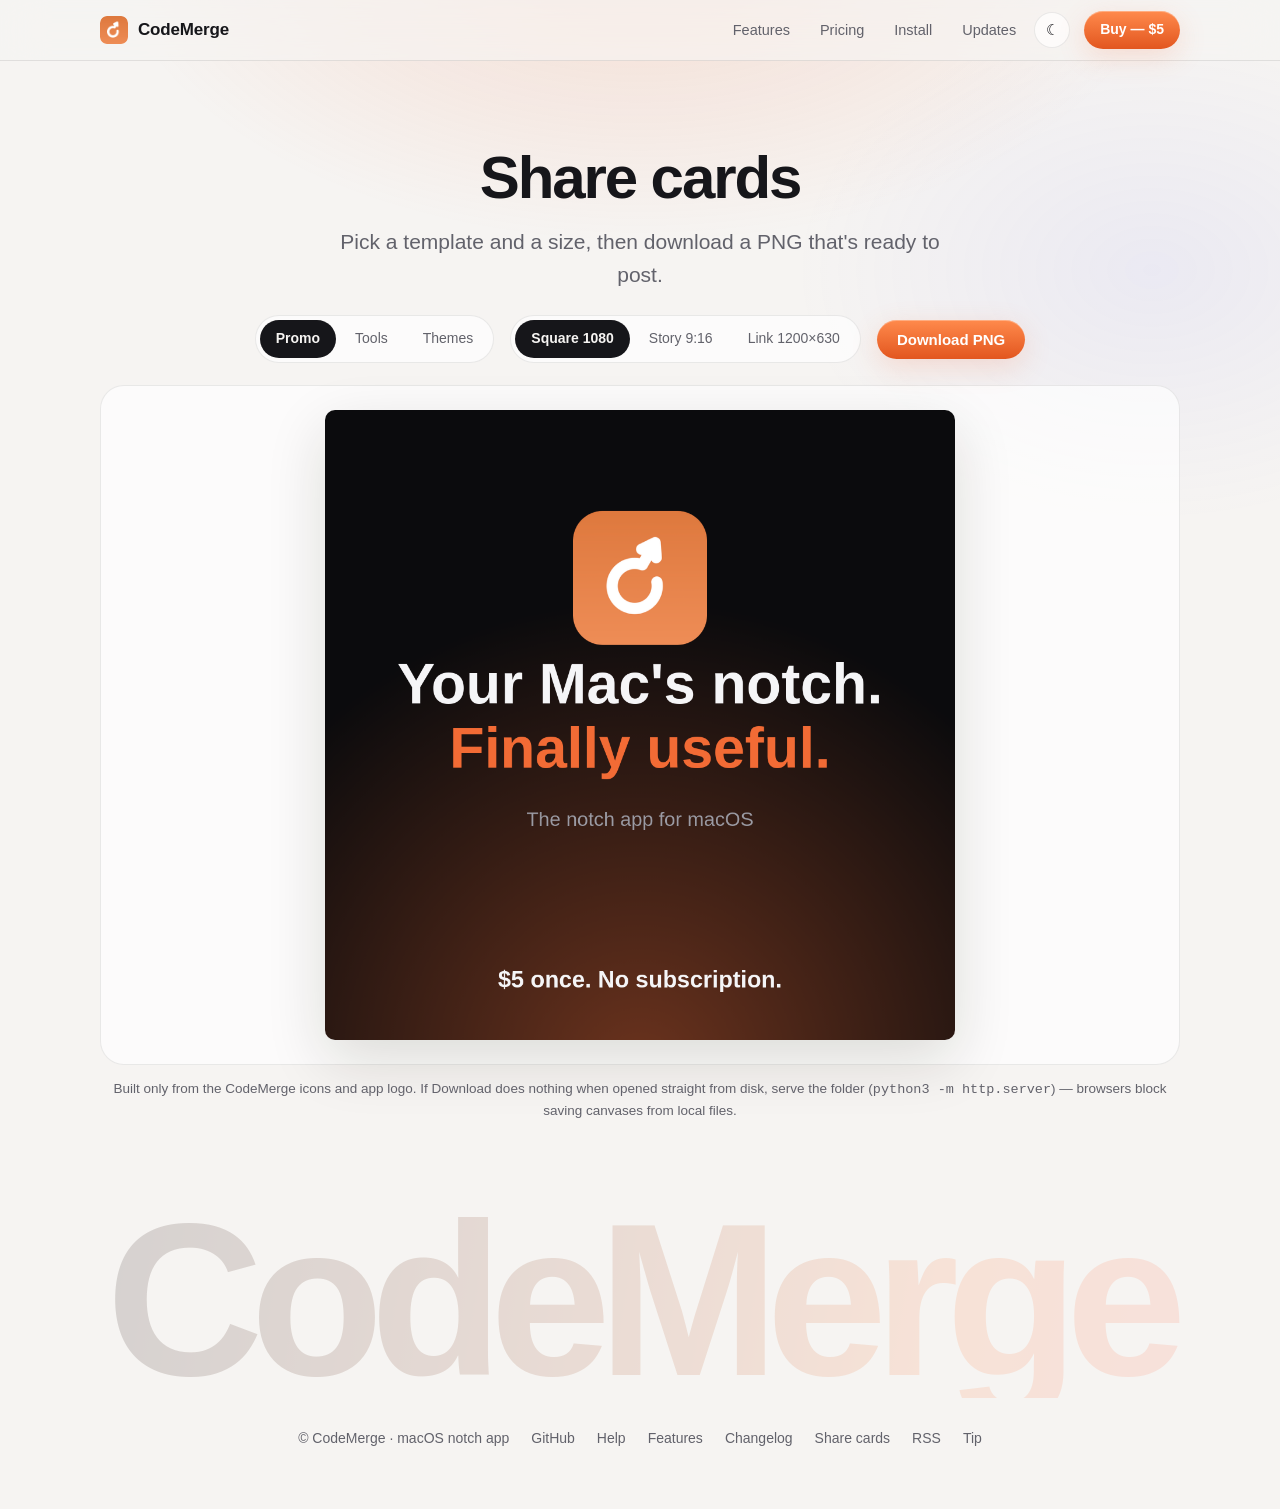
<file: docs/cards.html>
<!doctype html>
<html lang="en"><head>
<meta charset="utf-8"><meta name="viewport" content="width=device-width,initial-scale=1">
<title>Share cards — CodeMerge</title>
<meta name="description" content="Download ready-to-post CodeMerge cards.">
<meta property="og:title" content="Share cards — CodeMerge"><meta property="og:description" content="Download ready-to-post CodeMerge cards.">
<meta property="og:image" content="assets/og.png"><meta name="twitter:card" content="summary_large_image">
<meta name="theme-color" content="#0a090c">
<link rel="icon" href="assets/app-icon.png">
<script>document.documentElement.className="js"</script>
<link rel="stylesheet" href="styles.css?v=1792652712">
</head><body>
<svg width="0" height="0" style="position:absolute" aria-hidden="true"><defs><linearGradient id="ig" gradientUnits="userSpaceOnUse" x1="0" y1="0" x2="24" y2="24"><stop offset="0" stop-color="#ffa36b"/><stop offset="1" stop-color="#f26b35"/></linearGradient></defs></svg>
<div id="cur"></div><div id="curd"></div>
<div id="prog"></div>
<nav><div class="wrap">
<a class="brand" href="./"><img src="assets/app-icon.png" alt="">CodeMerge</a>
<a class="l" href="features.html">Features</a>
<a class="l" href="./#pricing">Pricing</a>
<a class="l" href="./#install">Install</a>
<a class="l" href="updates.html">Updates</a>
<button class="tbtn" id="theme" aria-label="Switch light or dark">☾</button>
<a class="btn" href="https://harelyaish.gumroad.com/l/codemerge">Buy — $5</a>
</div></nav>

<div class="wrap"><div class="page-h"><h1>Share cards</h1><p class="lead">Pick a template and a size, then download a PNG that's ready to post.</p></div>
<div class="cbar">
 <div class="grp" id="tpl"><button data-v="promo" class="on">Promo</button><button data-v="tools">Tools</button><button data-v="themes">Themes</button></div>
 <div class="grp" id="size"><button data-w="1080" data-h="1080" class="on">Square 1080</button><button data-w="1080" data-h="1920">Story 9:16</button><button data-w="1200" data-h="630">Link 1200×630</button></div>
 <button class="btn" id="dl">Download PNG</button>
</div>
<div class="glass preview"><canvas id="c"></canvas></div>
<p class="fine" style="text-align:center;margin:14px 0 80px">Built only from the CodeMerge icons and app logo. If Download does nothing when opened straight from disk, serve the folder (<code>python3 -m http.server</code>) — browsers block saving canvases from local files.</p></div>
<script>
const NAMES=["screenshot-full","screenshot-area","eject","clean-keyboard","quit-all","clipboard","file-shelf","prevent-sleep","window-split","now-playing","timer","color-picker","command-palette","screen-recording","weather","quick-note","lock-screen","converter","image-resizer","random-generator","audio-output","text-grab","kill-port"];
const img={};let ready=0;
function load(k,src){const i=new Image();i.onload=()=>{if(++ready===NAMES.length+1)draw()};i.src=src;img[k]=i}
load("app","assets/app-icon.png");NAMES.forEach(n=>load(n,`assets/icons/${n}.png`));
let tpl="promo",W=1080,H=1080;
const c=document.getElementById("c"),x=c.getContext("2d");
function rr(px,py,w,h,r){x.beginPath();x.moveTo(px+r,py);x.arcTo(px+w,py,px+w,py+h,r);x.arcTo(px+w,py+h,px,py+h,r);x.arcTo(px,py+h,px,py,r);x.arcTo(px,py,px+w,py,r);x.closePath()}
function bg(){
 x.fillStyle="#0b0b0d";x.fillRect(0,0,W,H);
 const g=x.createRadialGradient(W/2,H*1.05,0,W/2,H*1.05,Math.max(W,H)*.75);g.addColorStop(0,"rgba(242,107,53,.42)");g.addColorStop(1,"rgba(242,107,53,0)");x.fillStyle=g;x.fillRect(0,0,W,H)}
function text(t,px,py,size,w=700,col="#f5f5f7",al="center"){x.font=`${w} ${size}px -apple-system,"Helvetica Neue",Arial,sans-serif`;x.fillStyle=col;x.textAlign=al;x.fillText(t,px,py)}
function iconGrid(cx,cy,cols,size,gap,names){
 const rows=Math.ceil(names.length/cols);
 names.forEach((n,i)=>{const r=Math.floor(i/cols),cnt=r===rows-1?names.length-r*cols:cols,c0=i%cols,ox=(cols-cnt)*(size+gap)/2;
  x.drawImage(img[n],cx-(cols*size+(cols-1)*gap)/2+ox+c0*(size+gap),cy+r*(size+gap),size,size)})}
function draw(){
 c.width=W;c.height=H;bg();const tall=H>W*1.3,wide=W>H*1.5,u=Math.min(W,H*(wide?1.6:1));
 if(tpl==="promo"){
  const s=wide?150:tall?230:230;x.save();x.shadowColor="rgba(242,107,53,.5)";x.shadowBlur=60;
  const iy=wide?H*.5-s/2:tall?H*.2:H*.16;const ix=wide?W*.1:W/2-s/2;
  rr(ix,iy,s,s,s*.22);x.clip();x.drawImage(img.app,ix,iy,s,s);x.restore();
  if(wide){text("Your Mac's notch.",W*.1+s+50,H*.46,74,800,"#f5f5f7","left");text("Finally useful.",W*.1+s+50,H*.46+84,74,800,"#F26B35","left");text("$5 once. No subscription.",W*.1+s+50,H*.46+150,30,500,"#9a9aa3","left")}
  else{const ty=iy+s+(tall?120:100);text("Your Mac's notch.",W/2,ty,tall?104:98,800);text("Finally useful.",W/2,ty+(tall?116:110),tall?104:98,800,"#F26B35");
   text("The notch app for macOS",W/2,ty+(tall?230:210),tall?38:34,500,"#9a9aa3");text("$5 once. No subscription.",W/2,H-(tall?200:90),tall?46:40,700,"#f5f5f7")}
 }
 if(tpl==="tools"){
  text("Everything you reach for",W/2,H*(tall?.12:.14),wide?58:tall?84:78,800);text("in one click",W/2,H*(tall?.12:.14)+(wide?64:tall?92:86),wide?58:tall?84:78,800,"#F26B35");
  const cols=wide?8:tall?4:6,size=wide?86:tall?200:132,gap=wide?18:tall?26:26;iconGrid(W/2,H*(wide?.42:tall?.27:.3),cols,size,gap,NAMES);
  text("$5 once · harelyaish.gumroad.com/l/codemerge",W/2,H-(wide?34:tall?110:64),wide?24:tall?36:32,500,"#9a9aa3")
 }
 if(tpl==="themes"){
  text("Light. Dark.",W/2,H*(tall?.13:.15),wide?60:tall?96:86,800);text("Frosted glass.",W/2,H*(tall?.13:.15)+(wide?66:tall?106:96),wide?60:tall?96:86,800,"#F26B35");
  const L=[["#f7f7f8","#ED615E"],["#f0f2fa","#406BD9"],["#f0f5f0","#388C5C"],["#faf2ed","#D97340"],["#f2f2f2","#595959"],["#ffffff","#4D5C7A"]],D=[["#1c1c1f","#ED615E"],["#171c2b","#6B94EB"],["#17211c","#66AD85"],["#291c1a","#E6946B"],["#212121","#CCCCCC"],["#0f0f11","#C7D1E6"]];
  const cw=wide?150:tall?150:150,ch=wide?100:tall?150:150,gap=wide?16:tall?24:18,cols=wide?6:tall?3:6,startY=H*(tall?.3:wide?.44:.42);
  [L,D].forEach((set,ri)=>set.forEach(([b,a],i)=>{const col=tall?i%3:i,row=tall?Math.floor(i/3)+ri*2:ri;
   const totalW=cols*cw+(cols-1)*gap,px=W/2-totalW/2+col*(cw+gap),py=startY+row*(ch+gap+(wide?0:0));
   x.fillStyle=b;rr(px,py,cw,ch,22);x.fill();x.strokeStyle=ri?"rgba(255,255,255,.14)":"rgba(0,0,0,.08)";x.lineWidth=2;x.stroke();
   x.fillStyle=a;x.beginPath();x.arc(px+cw-28,py+28,10,0,7);x.fill();
   [[.4,.4],[.7,.6],[.55,.3]].forEach(([w,f],k)=>{x.fillStyle=ri?"#3c3c42":"#d6d6da";rr(px+18,py+ch*.42+k*(ch*.16),cw-36,8,4);x.fill();x.fillStyle=a;rr(px+18,py+ch*.42+k*(ch*.16),(cw-36)*w,8,4);x.fill()})}));
  text("12 themes · sun/moon quick switch",W/2,H-(wide?30:tall?110:64),wide?24:tall?36:32,500,"#9a9aa3")
 }
}
function bind(id,fn){document.getElementById(id).addEventListener("click",e=>{const b=e.target.closest("button");if(!b)return;document.querySelectorAll(`#${id} button`).forEach(y=>y.classList.remove("on"));b.classList.add("on");fn(b)})}
bind("tpl",b=>{tpl=b.dataset.v;draw()});bind("size",b=>{W=+b.dataset.w;H=+b.dataset.h;draw()});
document.getElementById("dl").onclick=()=>c.toBlob(bl=>{const a=document.createElement("a");a.href=URL.createObjectURL(bl);a.download=`codemerge-${tpl}-${W}x${H}.png`;a.click()});
</script>
<div class="bigword" aria-hidden="true">CodeMerge</div>
<footer><div class="wrap">
<span>© CodeMerge · macOS notch app</span>
<a href="https://github.com/harelyaish/CodeMerge">GitHub</a><a href="./#help">Help</a><a href="features.html">Features</a><a href="updates.html">Changelog</a><a href="cards.html">Share cards</a>
<a href="https://github.com/harelyaish/CodeMerge/releases.atom">RSS</a><a href="https://www.paypal.com/paypalme/HarelYaish">Tip</a>
</div></footer>
<script src="app.js?v=1792652712"></script></body></html>
</file>
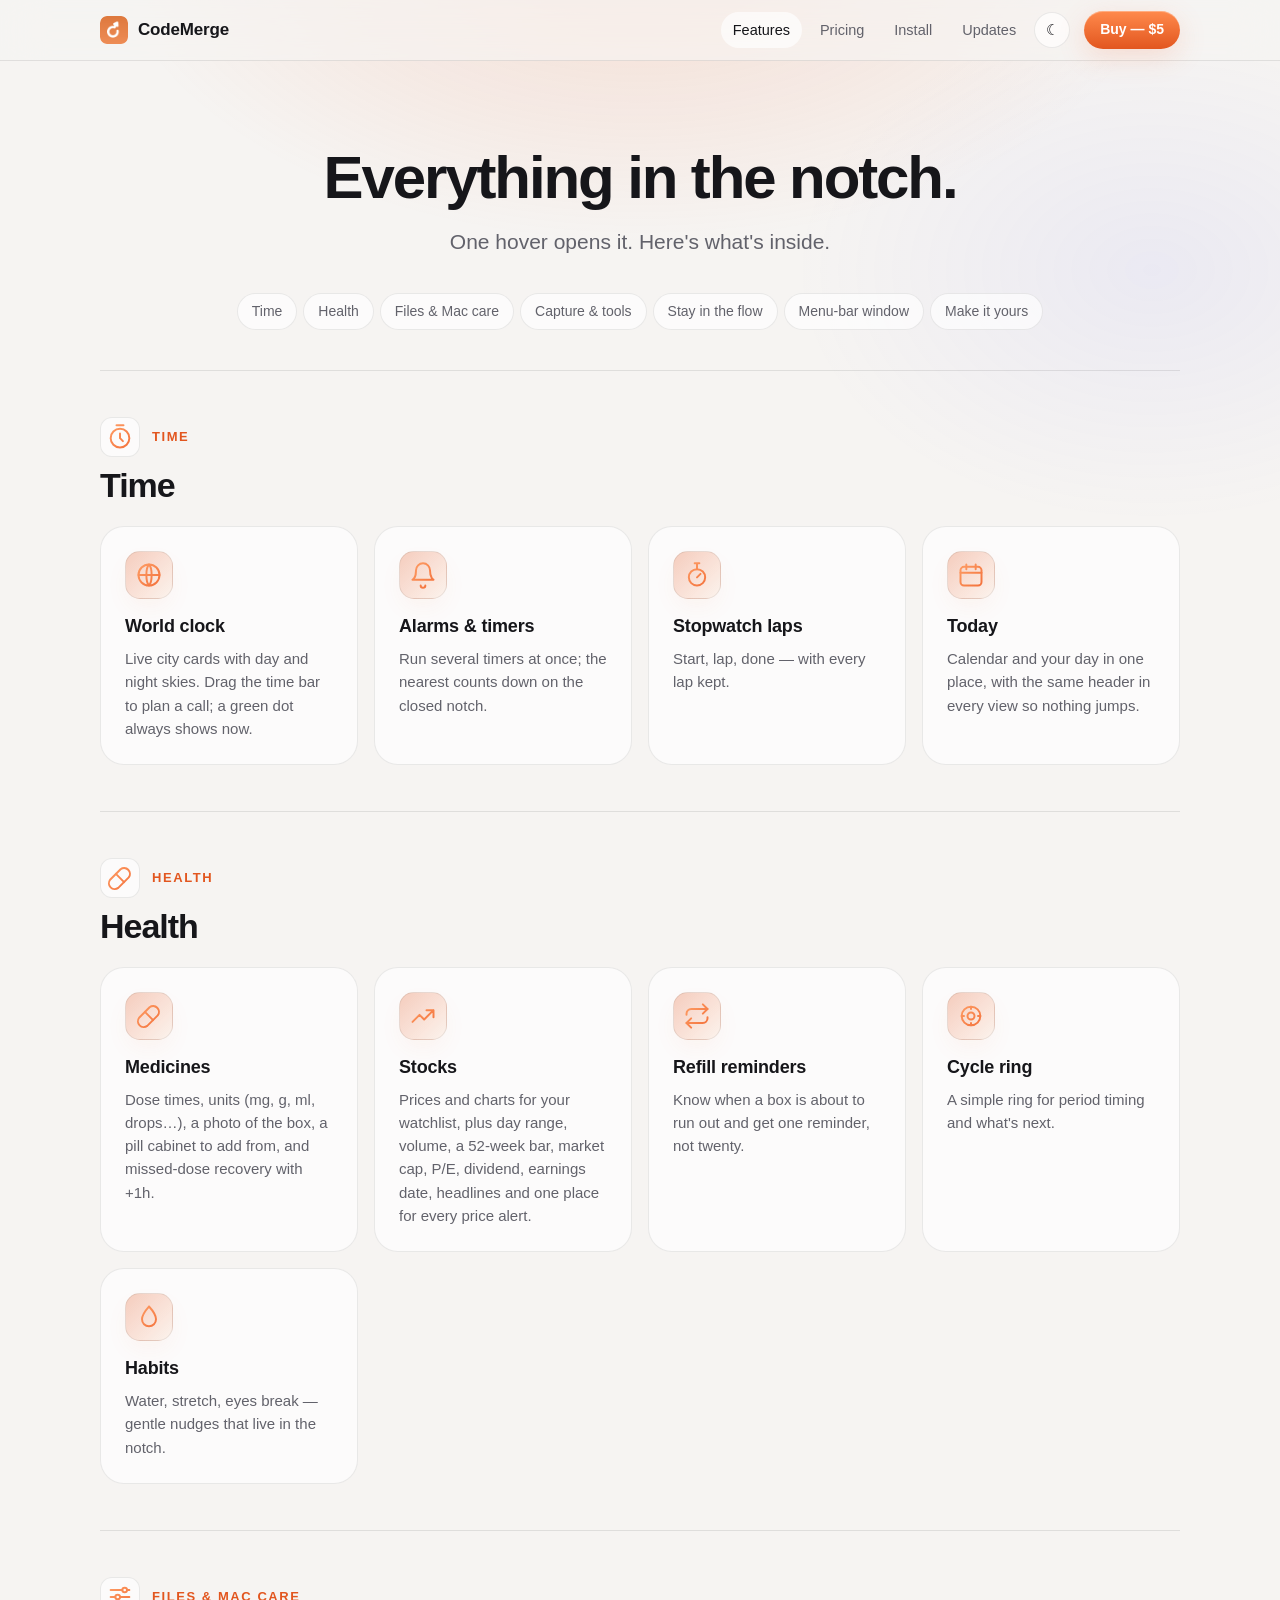
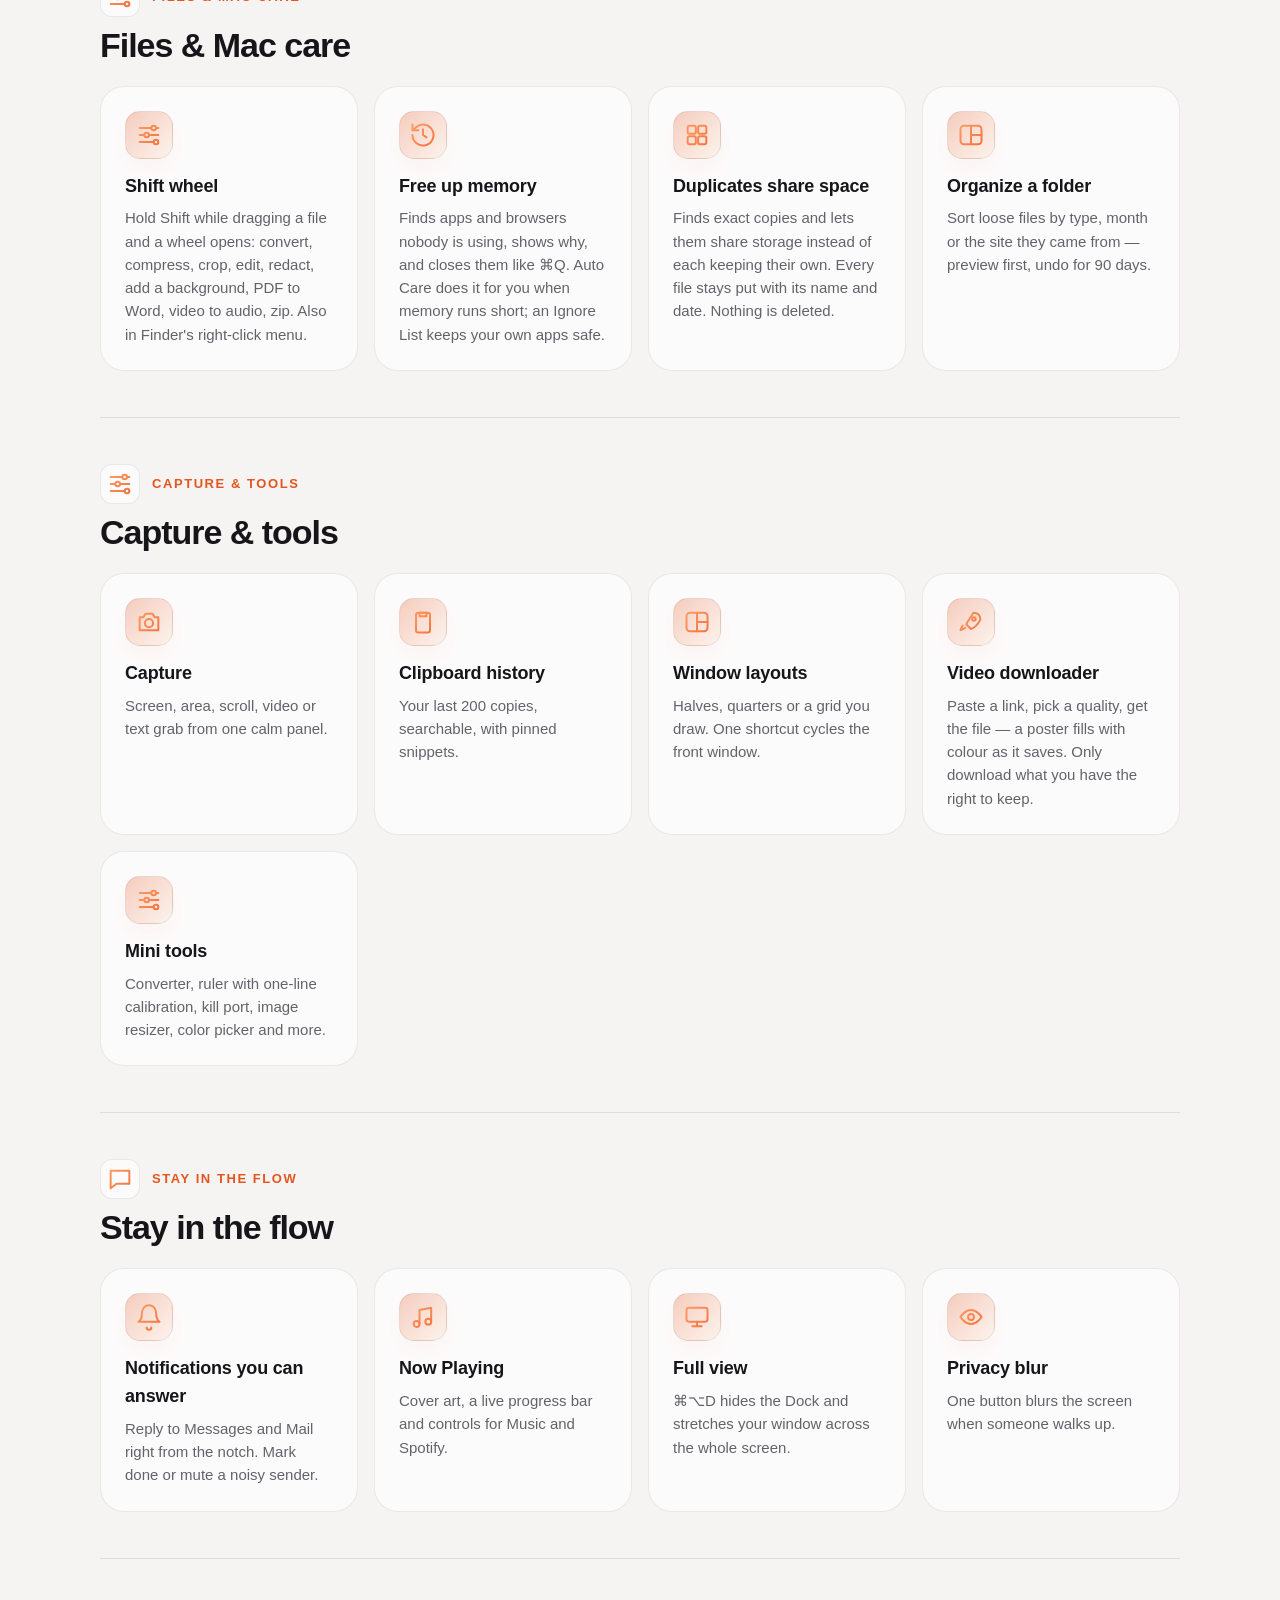
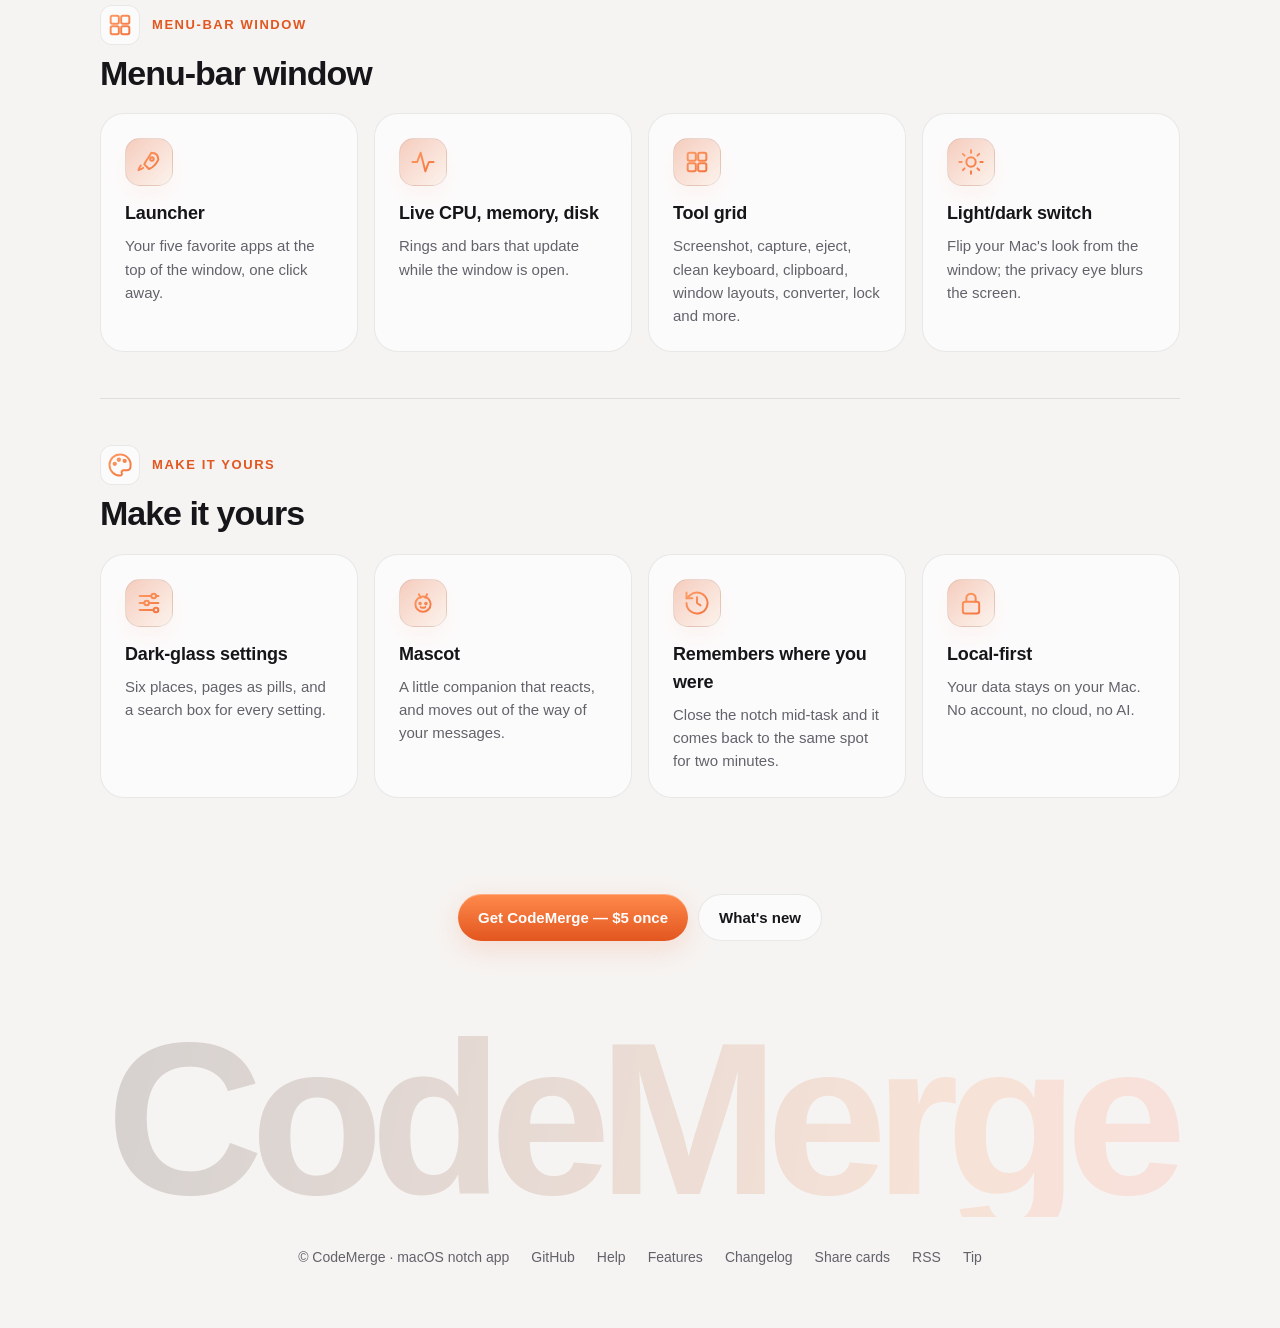
<file: docs/features.html>
<!doctype html>
<html lang="en"><head>
<meta charset="utf-8"><meta name="viewport" content="width=device-width,initial-scale=1">
<title>Features — CodeMerge</title>
<meta name="description" content="Everything CodeMerge does: clocks, health reminders, capture, notifications, window layouts and more.">
<meta property="og:title" content="Features — CodeMerge"><meta property="og:description" content="Everything CodeMerge does: clocks, health reminders, capture, notifications, window layouts and more.">
<meta property="og:image" content="assets/og.png"><meta name="twitter:card" content="summary_large_image">
<meta name="theme-color" content="#0a090c">
<link rel="icon" href="assets/app-icon.png">
<script>document.documentElement.className="js"</script>
<link rel="stylesheet" href="styles.css?v=1792652712">
</head><body>
<svg width="0" height="0" style="position:absolute" aria-hidden="true"><defs><linearGradient id="ig" gradientUnits="userSpaceOnUse" x1="0" y1="0" x2="24" y2="24"><stop offset="0" stop-color="#ffa36b"/><stop offset="1" stop-color="#f26b35"/></linearGradient></defs></svg>
<div id="cur"></div><div id="curd"></div>
<div id="prog"></div>
<nav><div class="wrap">
<a class="brand" href="./"><img src="assets/app-icon.png" alt="">CodeMerge</a>
<a class="l on" href="features.html">Features</a>
<a class="l" href="./#pricing">Pricing</a>
<a class="l" href="./#install">Install</a>
<a class="l" href="updates.html">Updates</a>
<button class="tbtn" id="theme" aria-label="Switch light or dark">☾</button>
<a class="btn" href="https://harelyaish.gumroad.com/l/codemerge">Buy — $5</a>
</div></nav>

<div class="wrap"><div class="page-h"><h1>Everything in the notch.</h1><p class="lead">One hover opens it. Here's what's inside.</p></div>
<div class="fnav"><a href="#time">Time</a><a href="#health">Health</a><a href="#files">Files & Mac care</a><a href="#capture">Capture & tools</a><a href="#stay">Stay in the flow</a><a href="#menu-bar">Menu-bar window</a><a href="#make">Make it yours</a></div><div class="group" id="time"><div class="eyebrow ei"><div class="ic a-tick "><svg viewBox="0 0 24 24" fill="none" stroke="url(#ig)" stroke-width="1.7" stroke-linecap="round" stroke-linejoin="round" aria-hidden="true"><circle pathLength="1" cx="12" cy="13" r="8"/><path pathLength="1" d="M12 9v4l2.5 2.5M9 2h6"/></svg></div><span>Time</span></div><h2>Time</h2><div class="grid" style="margin-top:22px"><div class="glass card reveal"><div class="ic a-spin "><svg viewBox="0 0 24 24" fill="none" stroke="url(#ig)" stroke-width="1.7" stroke-linecap="round" stroke-linejoin="round" aria-hidden="true"><circle pathLength="1" cx="12" cy="12" r="9"/><path pathLength="1" d="M3 12h18M12 3c3 3 3 15 0 18M12 3c-3 3-3 15 0 18"/></svg></div><h3>World clock</h3><p>Live city cards with day and night skies. Drag the time bar to plan a call; a green dot always shows now.</p></div><div class="glass card reveal"><div class="ic a-ring "><svg viewBox="0 0 24 24" fill="none" stroke="url(#ig)" stroke-width="1.7" stroke-linecap="round" stroke-linejoin="round" aria-hidden="true"><path pathLength="1" d="M6 8a6 6 0 0 1 12 0c0 7 3 8 3 8H3s3-1 3-8"/><path pathLength="1" d="M10 21a2 2 0 0 0 4 0"/></svg></div><h3>Alarms & timers</h3><p>Run several timers at once; the nearest counts down on the closed notch.</p></div><div class="glass card reveal"><div class="ic a-tick "><svg viewBox="0 0 24 24" fill="none" stroke="url(#ig)" stroke-width="1.7" stroke-linecap="round" stroke-linejoin="round" aria-hidden="true"><circle pathLength="1" cx="12" cy="14" r="7"/><path pathLength="1" d="M12 14l3-3M10 2h4M12 2v5"/></svg></div><h3>Stopwatch laps</h3><p>Start, lap, done — with every lap kept.</p></div><div class="glass card reveal"><div class="ic a-float "><svg viewBox="0 0 24 24" fill="none" stroke="url(#ig)" stroke-width="1.7" stroke-linecap="round" stroke-linejoin="round" aria-hidden="true"><rect pathLength="1" x="3" y="5" width="18" height="16" rx="3"/><path pathLength="1" d="M3 10h18M8 3v4M16 3v4"/></svg></div><h3>Today</h3><p>Calendar and your day in one place, with the same header in every view so nothing jumps.</p></div></div></div><div class="group" id="health"><div class="eyebrow ei"><div class="ic a-tumble "><svg viewBox="0 0 24 24" fill="none" stroke="url(#ig)" stroke-width="1.7" stroke-linecap="round" stroke-linejoin="round" aria-hidden="true"><path pathLength="1" d="M10.5 20.5a5 5 0 0 1-7-7l9-9a5 5 0 0 1 7 7z"/><path pathLength="1" d="M8.5 8.5l7 7"/></svg></div><span>Health</span></div><h2>Health</h2><div class="grid" style="margin-top:22px"><div class="glass card reveal"><div class="ic a-tumble "><svg viewBox="0 0 24 24" fill="none" stroke="url(#ig)" stroke-width="1.7" stroke-linecap="round" stroke-linejoin="round" aria-hidden="true"><path pathLength="1" d="M10.5 20.5a5 5 0 0 1-7-7l9-9a5 5 0 0 1 7 7z"/><path pathLength="1" d="M8.5 8.5l7 7"/></svg></div><h3>Medicines</h3><p>Dose times, units (mg, g, ml, drops…), a photo of the box, a pill cabinet to add from, and missed-dose recovery with +1h.</p></div><div class="glass card reveal"><div class="ic a-float "><svg viewBox="0 0 24 24" fill="none" stroke="url(#ig)" stroke-width="1.7" stroke-linecap="round" stroke-linejoin="round" aria-hidden="true"><path pathLength="1" d="M3 17l6-6 4 4 8-8M15 7h6v6"/></svg></div><h3>Stocks</h3><p>Prices and charts for your watchlist, plus day range, volume, a 52-week bar, market cap, P/E, dividend, earnings date, headlines and one place for every price alert.</p></div><div class="glass card reveal"><div class="ic a-spin "><svg viewBox="0 0 24 24" fill="none" stroke="url(#ig)" stroke-width="1.7" stroke-linecap="round" stroke-linejoin="round" aria-hidden="true"><path pathLength="1" d="M17 2l4 4-4 4"/><path pathLength="1" d="M3 11v-1a4 4 0 0 1 4-4h14"/><path pathLength="1" d="M7 22l-4-4 4-4"/><path pathLength="1" d="M21 13v1a4 4 0 0 1-4 4H3"/></svg></div><h3>Refill reminders</h3><p>Know when a box is about to run out and get one reminder, not twenty.</p></div><div class="glass card reveal"><div class="ic a-float "><svg viewBox="0 0 24 24" fill="none" stroke="url(#ig)" stroke-width="1.7" stroke-linecap="round" stroke-linejoin="round" aria-hidden="true"><circle pathLength="1" cx="12" cy="12" r="8"/><circle pathLength="1" cx="12" cy="12" r="3"/><path pathLength="1" d="M12 4v2M12 18v2M4 12h2M18 12h2"/></svg></div><h3>Cycle ring</h3><p>A simple ring for period timing and what's next.</p></div><div class="glass card reveal"><div class="ic a-drip "><svg viewBox="0 0 24 24" fill="none" stroke="url(#ig)" stroke-width="1.7" stroke-linecap="round" stroke-linejoin="round" aria-hidden="true"><path pathLength="1" d="M12 3s6 6.5 6 11a6 6 0 0 1-12 0c0-4.5 6-11 6-11z"/></svg></div><h3>Habits</h3><p>Water, stretch, eyes break — gentle nudges that live in the notch.</p></div></div></div><div class="group" id="files"><div class="eyebrow ei"><div class="ic a-float "><svg viewBox="0 0 24 24" fill="none" stroke="url(#ig)" stroke-width="1.7" stroke-linecap="round" stroke-linejoin="round" aria-hidden="true"><path pathLength="1" d="M4 6h10M18 6h2M4 12h4M12 12h8M4 18h12M20 18h0"/><circle pathLength="1" cx="16" cy="6" r="2"/><circle pathLength="1" cx="10" cy="12" r="2"/><circle pathLength="1" cx="18" cy="18" r="2"/></svg></div><span>Files & Mac care</span></div><h2>Files & Mac care</h2><div class="grid" style="margin-top:22px"><div class="glass card reveal"><div class="ic a-float "><svg viewBox="0 0 24 24" fill="none" stroke="url(#ig)" stroke-width="1.7" stroke-linecap="round" stroke-linejoin="round" aria-hidden="true"><path pathLength="1" d="M4 6h10M18 6h2M4 12h4M12 12h8M4 18h12M20 18h0"/><circle pathLength="1" cx="16" cy="6" r="2"/><circle pathLength="1" cx="10" cy="12" r="2"/><circle pathLength="1" cx="18" cy="18" r="2"/></svg></div><h3>Shift wheel</h3><p>Hold Shift while dragging a file and a wheel opens: convert, compress, crop, edit, redact, add a background, PDF to Word, video to audio, zip. Also in Finder's right-click menu.</p></div><div class="glass card reveal"><div class="ic a-float "><svg viewBox="0 0 24 24" fill="none" stroke="url(#ig)" stroke-width="1.7" stroke-linecap="round" stroke-linejoin="round" aria-hidden="true"><path pathLength="1" d="M3 12a9 9 0 1 0 3-6.7L3 8"/><path pathLength="1" d="M3 3v5h5M12 7v5l3 2"/></svg></div><h3>Free up memory</h3><p>Finds apps and browsers nobody is using, shows why, and closes them like ⌘Q. Auto Care does it for you when memory runs short; an Ignore List keeps your own apps safe.</p></div><div class="glass card reveal"><div class="ic a-float "><svg viewBox="0 0 24 24" fill="none" stroke="url(#ig)" stroke-width="1.7" stroke-linecap="round" stroke-linejoin="round" aria-hidden="true"><rect pathLength="1" x="4" y="4" width="7" height="7" rx="1.5"/><rect pathLength="1" x="13" y="4" width="7" height="7" rx="1.5"/><rect pathLength="1" x="4" y="13" width="7" height="7" rx="1.5"/><rect pathLength="1" x="13" y="13" width="7" height="7" rx="1.5"/></svg></div><h3>Duplicates share space</h3><p>Finds exact copies and lets them share storage instead of each keeping their own. Every file stays put with its name and date. Nothing is deleted.</p></div><div class="glass card reveal"><div class="ic a-float "><svg viewBox="0 0 24 24" fill="none" stroke="url(#ig)" stroke-width="1.7" stroke-linecap="round" stroke-linejoin="round" aria-hidden="true"><rect pathLength="1" x="3" y="4" width="18" height="16" rx="3"/><path pathLength="1" d="M12 4v16M12 12h9"/></svg></div><h3>Organize a folder</h3><p>Sort loose files by type, month or the site they came from — preview first, undo for 90 days.</p></div></div></div><div class="group" id="capture"><div class="eyebrow ei"><div class="ic a-float "><svg viewBox="0 0 24 24" fill="none" stroke="url(#ig)" stroke-width="1.7" stroke-linecap="round" stroke-linejoin="round" aria-hidden="true"><path pathLength="1" d="M4 6h10M18 6h2M4 12h4M12 12h8M4 18h12M20 18h0"/><circle pathLength="1" cx="16" cy="6" r="2"/><circle pathLength="1" cx="10" cy="12" r="2"/><circle pathLength="1" cx="18" cy="18" r="2"/></svg></div><span>Capture & tools</span></div><h2>Capture & tools</h2><div class="grid" style="margin-top:22px"><div class="glass card reveal"><div class="ic a-flash "><svg viewBox="0 0 24 24" fill="none" stroke="url(#ig)" stroke-width="1.7" stroke-linecap="round" stroke-linejoin="round" aria-hidden="true"><path pathLength="1" d="M4 8h3l2-3h6l2 3h3v11H4z"/><circle pathLength="1" cx="12" cy="13" r="3.5"/></svg></div><h3>Capture</h3><p>Screen, area, scroll, video or text grab from one calm panel.</p></div><div class="glass card reveal"><div class="ic a-float "><svg viewBox="0 0 24 24" fill="none" stroke="url(#ig)" stroke-width="1.7" stroke-linecap="round" stroke-linejoin="round" aria-hidden="true"><rect pathLength="1" x="6" y="4" width="12" height="17" rx="2"/><path pathLength="1" d="M9 4h6v3H9z"/></svg></div><h3>Clipboard history</h3><p>Your last 200 copies, searchable, with pinned snippets.</p></div><div class="glass card reveal"><div class="ic a-float "><svg viewBox="0 0 24 24" fill="none" stroke="url(#ig)" stroke-width="1.7" stroke-linecap="round" stroke-linejoin="round" aria-hidden="true"><rect pathLength="1" x="3" y="4" width="18" height="16" rx="3"/><path pathLength="1" d="M12 4v16M12 12h9"/></svg></div><h3>Window layouts</h3><p>Halves, quarters or a grid you draw. One shortcut cycles the front window.</p></div><div class="glass card reveal"><div class="ic a-launch "><svg viewBox="0 0 24 24" fill="none" stroke="url(#ig)" stroke-width="1.7" stroke-linecap="round" stroke-linejoin="round" aria-hidden="true"><path pathLength="1" d="M5 15c-1 1-2 4-2 4s3-1 4-2M14 4c4 0 6 2 6 6-2 4-5 7-8 8l-4-4c1-3 4-6 6-10z"/><circle pathLength="1" cx="14.5" cy="9.5" r="1.5"/></svg></div><h3>Video downloader</h3><p>Paste a link, pick a quality, get the file — a poster fills with colour as it saves. Only download what you have the right to keep.</p></div><div class="glass card reveal"><div class="ic a-float "><svg viewBox="0 0 24 24" fill="none" stroke="url(#ig)" stroke-width="1.7" stroke-linecap="round" stroke-linejoin="round" aria-hidden="true"><path pathLength="1" d="M4 6h10M18 6h2M4 12h4M12 12h8M4 18h12M20 18h0"/><circle pathLength="1" cx="16" cy="6" r="2"/><circle pathLength="1" cx="10" cy="12" r="2"/><circle pathLength="1" cx="18" cy="18" r="2"/></svg></div><h3>Mini tools</h3><p>Converter, ruler with one-line calibration, kill port, image resizer, color picker and more.</p></div></div></div><div class="group" id="stay"><div class="eyebrow ei"><div class="ic a-bounce "><svg viewBox="0 0 24 24" fill="none" stroke="url(#ig)" stroke-width="1.7" stroke-linecap="round" stroke-linejoin="round" aria-hidden="true"><path pathLength="1" d="M4 5h16v11H9l-5 4z"/></svg></div><span>Stay in the flow</span></div><h2>Stay in the flow</h2><div class="grid" style="margin-top:22px"><div class="glass card reveal"><div class="ic a-ring "><svg viewBox="0 0 24 24" fill="none" stroke="url(#ig)" stroke-width="1.7" stroke-linecap="round" stroke-linejoin="round" aria-hidden="true"><path pathLength="1" d="M6 8a6 6 0 0 1 12 0c0 7 3 8 3 8H3s3-1 3-8"/><path pathLength="1" d="M10 21a2 2 0 0 0 4 0"/></svg></div><h3>Notifications you can answer</h3><p>Reply to Messages and Mail right from the notch. Mark done or mute a noisy sender.</p></div><div class="glass card reveal"><div class="ic a-bounce "><svg viewBox="0 0 24 24" fill="none" stroke="url(#ig)" stroke-width="1.7" stroke-linecap="round" stroke-linejoin="round" aria-hidden="true"><path pathLength="1" d="M9 18V6l10-2v12"/><circle pathLength="1" cx="6.5" cy="18" r="2.5"/><circle pathLength="1" cx="16.5" cy="16" r="2.5"/></svg></div><h3>Now Playing</h3><p>Cover art, a live progress bar and controls for Music and Spotify.</p></div><div class="glass card reveal"><div class="ic a-float "><svg viewBox="0 0 24 24" fill="none" stroke="url(#ig)" stroke-width="1.7" stroke-linecap="round" stroke-linejoin="round" aria-hidden="true"><rect pathLength="1" x="3" y="4" width="18" height="12" rx="2"/><path pathLength="1" d="M8 20h8M12 16v4"/></svg></div><h3>Full view</h3><p>⌘⌥D hides the Dock and stretches your window across the whole screen.</p></div><div class="glass card reveal"><div class="ic a-blink "><svg viewBox="0 0 24 24" fill="none" stroke="url(#ig)" stroke-width="1.7" stroke-linecap="round" stroke-linejoin="round" aria-hidden="true"><path pathLength="1" d="M3 12s3.5-6 9-6 9 6 9 6-3.5 6-9 6-9-6-9-6z"/><circle pathLength="1" cx="12" cy="12" r="2.5"/></svg></div><h3>Privacy blur</h3><p>One button blurs the screen when someone walks up.</p></div></div></div><div class="group" id="menu-bar"><div class="eyebrow ei"><div class="ic a-float "><svg viewBox="0 0 24 24" fill="none" stroke="url(#ig)" stroke-width="1.7" stroke-linecap="round" stroke-linejoin="round" aria-hidden="true"><rect pathLength="1" x="4" y="4" width="7" height="7" rx="1.5"/><rect pathLength="1" x="13" y="4" width="7" height="7" rx="1.5"/><rect pathLength="1" x="4" y="13" width="7" height="7" rx="1.5"/><rect pathLength="1" x="13" y="13" width="7" height="7" rx="1.5"/></svg></div><span>Menu-bar window</span></div><h2>Menu-bar window</h2><div class="grid" style="margin-top:22px"><div class="glass card reveal"><div class="ic a-launch "><svg viewBox="0 0 24 24" fill="none" stroke="url(#ig)" stroke-width="1.7" stroke-linecap="round" stroke-linejoin="round" aria-hidden="true"><path pathLength="1" d="M5 15c-1 1-2 4-2 4s3-1 4-2M14 4c4 0 6 2 6 6-2 4-5 7-8 8l-4-4c1-3 4-6 6-10z"/><circle pathLength="1" cx="14.5" cy="9.5" r="1.5"/></svg></div><h3>Launcher</h3><p>Your five favorite apps at the top of the window, one click away.</p></div><div class="glass card reveal"><div class="ic a-glow "><svg viewBox="0 0 24 24" fill="none" stroke="url(#ig)" stroke-width="1.7" stroke-linecap="round" stroke-linejoin="round" aria-hidden="true"><path pathLength="1" d="M3 12h4l3-8 4 16 3-8h4"/></svg></div><h3>Live CPU, memory, disk</h3><p>Rings and bars that update while the window is open.</p></div><div class="glass card reveal"><div class="ic a-float "><svg viewBox="0 0 24 24" fill="none" stroke="url(#ig)" stroke-width="1.7" stroke-linecap="round" stroke-linejoin="round" aria-hidden="true"><rect pathLength="1" x="4" y="4" width="7" height="7" rx="1.5"/><rect pathLength="1" x="13" y="4" width="7" height="7" rx="1.5"/><rect pathLength="1" x="4" y="13" width="7" height="7" rx="1.5"/><rect pathLength="1" x="13" y="13" width="7" height="7" rx="1.5"/></svg></div><h3>Tool grid</h3><p>Screenshot, capture, eject, clean keyboard, clipboard, window layouts, converter, lock and more.</p></div><div class="glass card reveal"><div class="ic a-spin "><svg viewBox="0 0 24 24" fill="none" stroke="url(#ig)" stroke-width="1.7" stroke-linecap="round" stroke-linejoin="round" aria-hidden="true"><circle pathLength="1" cx="12" cy="12" r="4"/><path pathLength="1" d="M12 2v2M12 20v2M2 12h2M20 12h2M5 5l1.5 1.5M17.5 17.5L19 19M5 19l1.5-1.5M17.5 6.5L19 5"/></svg></div><h3>Light/dark switch</h3><p>Flip your Mac's look from the window; the privacy eye blurs the screen.</p></div></div></div><div class="group" id="make"><div class="eyebrow ei"><div class="ic a-float "><svg viewBox="0 0 24 24" fill="none" stroke="url(#ig)" stroke-width="1.7" stroke-linecap="round" stroke-linejoin="round" aria-hidden="true"><path pathLength="1" d="M12 3a9 9 0 1 0 0 18c1.5 0 2-1 1.5-2-.6-1.2.3-2.5 1.7-2.5H18a3 3 0 0 0 3-3A9 9 0 0 0 12 3z"/><circle pathLength="1" cx="7.5" cy="11" r="1"/><circle pathLength="1" cx="11" cy="7.5" r="1"/><circle pathLength="1" cx="16" cy="8.5" r="1"/></svg></div><span>Make it yours</span></div><h2>Make it yours</h2><div class="grid" style="margin-top:22px"><div class="glass card reveal"><div class="ic a-float "><svg viewBox="0 0 24 24" fill="none" stroke="url(#ig)" stroke-width="1.7" stroke-linecap="round" stroke-linejoin="round" aria-hidden="true"><path pathLength="1" d="M4 6h10M18 6h2M4 12h4M12 12h8M4 18h12M20 18h0"/><circle pathLength="1" cx="16" cy="6" r="2"/><circle pathLength="1" cx="10" cy="12" r="2"/><circle pathLength="1" cx="18" cy="18" r="2"/></svg></div><h3>Dark-glass settings</h3><p>Six places, pages as pills, and a search box for every setting.</p></div><div class="glass card reveal"><div class="ic a-bounce "><svg viewBox="0 0 24 24" fill="none" stroke="url(#ig)" stroke-width="1.7" stroke-linecap="round" stroke-linejoin="round" aria-hidden="true"><circle pathLength="1" cx="12" cy="13" r="6.5"/><circle pathLength="1" cx="9.5" cy="12.5" r=".7"/><circle pathLength="1" cx="14.5" cy="12.5" r=".7"/><path pathLength="1" d="M10 15.5q2 1.2 4 0M8.5 4.5L10 7.5M15.5 4.5L14 7.5"/></svg></div><h3>Mascot</h3><p>A little companion that reacts, and moves out of the way of your messages.</p></div><div class="glass card reveal"><div class="ic a-float "><svg viewBox="0 0 24 24" fill="none" stroke="url(#ig)" stroke-width="1.7" stroke-linecap="round" stroke-linejoin="round" aria-hidden="true"><path pathLength="1" d="M3 12a9 9 0 1 0 3-6.7L3 8"/><path pathLength="1" d="M3 3v5h5M12 7v5l3 2"/></svg></div><h3>Remembers where you were</h3><p>Close the notch mid-task and it comes back to the same spot for two minutes.</p></div><div class="glass card reveal"><div class="ic a-float "><svg viewBox="0 0 24 24" fill="none" stroke="url(#ig)" stroke-width="1.7" stroke-linecap="round" stroke-linejoin="round" aria-hidden="true"><rect pathLength="1" x="5" y="11" width="14" height="10" rx="2"/><path pathLength="1" d="M8 11V8a4 4 0 0 1 8 0v3"/></svg></div><h3>Local-first</h3><p>Your data stays on your Mac. No account, no cloud, no AI.</p></div></div></div>
<div class="row" style="margin:50px 0 80px"><a class="btn" href="https://harelyaish.gumroad.com/l/codemerge">Get CodeMerge — $5 once</a><a class="btn ghost" href="updates.html">What's new</a></div></div>
<div class="bigword" aria-hidden="true">CodeMerge</div>
<footer><div class="wrap">
<span>© CodeMerge · macOS notch app</span>
<a href="https://github.com/harelyaish/CodeMerge">GitHub</a><a href="./#help">Help</a><a href="features.html">Features</a><a href="updates.html">Changelog</a><a href="cards.html">Share cards</a>
<a href="https://github.com/harelyaish/CodeMerge/releases.atom">RSS</a><a href="https://www.paypal.com/paypalme/HarelYaish">Tip</a>
</div></footer>
<script src="app.js?v=1792652712"></script></body></html>
</file>
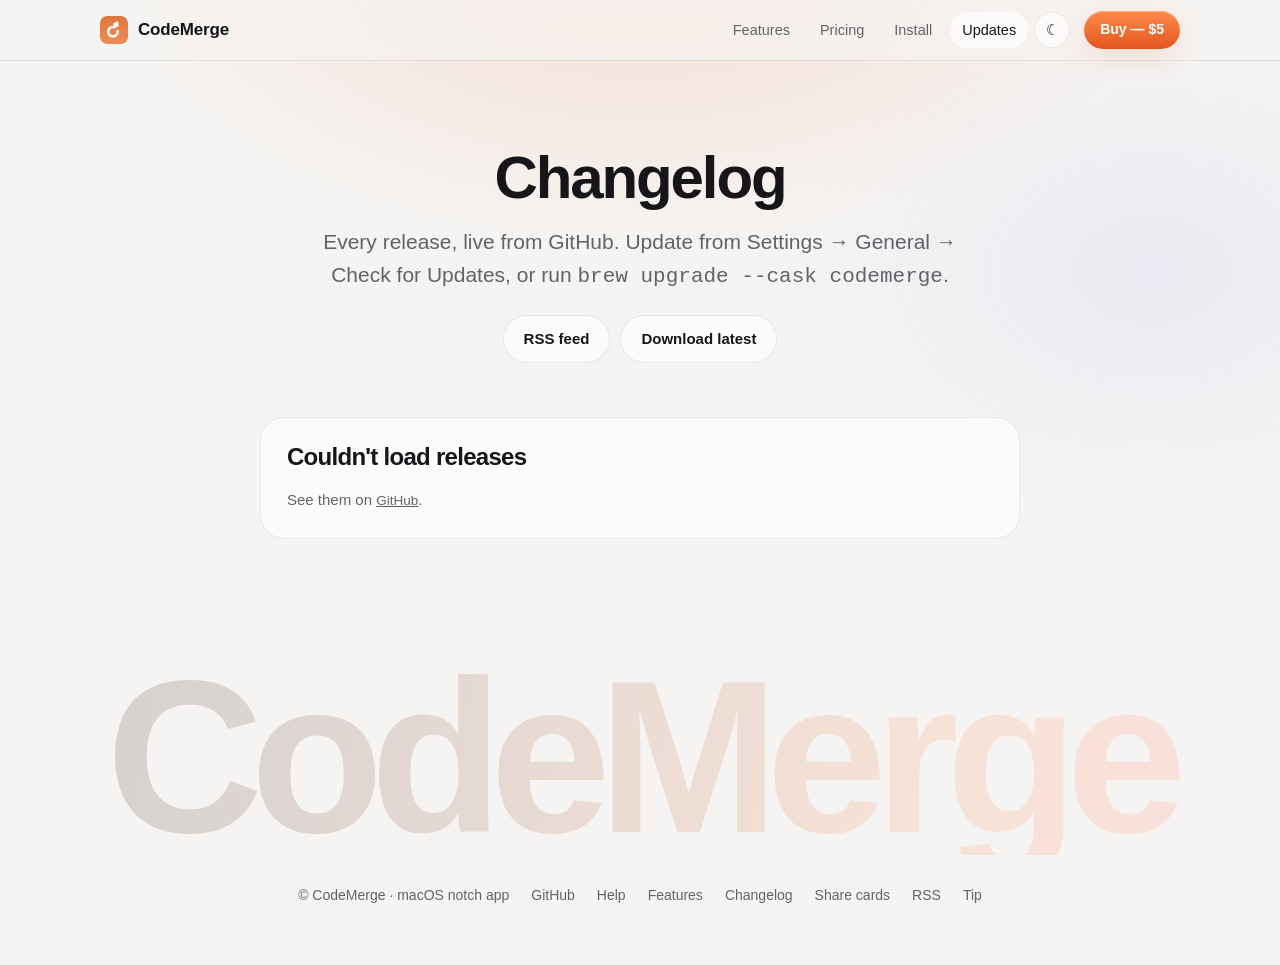
<file: docs/updates.html>
<!doctype html>
<html lang="en"><head>
<meta charset="utf-8"><meta name="viewport" content="width=device-width,initial-scale=1">
<title>Changelog — CodeMerge</title>
<meta name="description" content="Every CodeMerge release, live from GitHub.">
<meta property="og:title" content="Changelog — CodeMerge"><meta property="og:description" content="Every CodeMerge release, live from GitHub.">
<meta property="og:image" content="assets/og.png"><meta name="twitter:card" content="summary_large_image">
<meta name="theme-color" content="#0a090c">
<link rel="icon" href="assets/app-icon.png">
<script>document.documentElement.className="js"</script>
<link rel="stylesheet" href="styles.css?v=1792652712">
</head><body>
<svg width="0" height="0" style="position:absolute" aria-hidden="true"><defs><linearGradient id="ig" gradientUnits="userSpaceOnUse" x1="0" y1="0" x2="24" y2="24"><stop offset="0" stop-color="#ffa36b"/><stop offset="1" stop-color="#f26b35"/></linearGradient></defs></svg>
<div id="cur"></div><div id="curd"></div>
<div id="prog"></div>
<nav><div class="wrap">
<a class="brand" href="./"><img src="assets/app-icon.png" alt="">CodeMerge</a>
<a class="l" href="features.html">Features</a>
<a class="l" href="./#pricing">Pricing</a>
<a class="l" href="./#install">Install</a>
<a class="l on" href="updates.html">Updates</a>
<button class="tbtn" id="theme" aria-label="Switch light or dark">☾</button>
<a class="btn" href="https://harelyaish.gumroad.com/l/codemerge">Buy — $5</a>
</div></nav>

<div class="wrap"><div class="page-h"><h1>Changelog</h1><p class="lead">Every release, live from GitHub. Update from Settings → General → Check for Updates, or run <code>brew upgrade --cask codemerge</code>.</p>
<div class="row"><a class="btn ghost" href="https://github.com/harelyaish/CodeMerge/releases.atom">RSS feed</a><a class="btn ghost" href="https://github.com/harelyaish/CodeMerge/releases/latest">Download latest</a></div></div>
<div class="tl" id="tl"><div class="glass rel new"><h2>Loading releases…</h2></div></div>
<div style="height:80px"></div></div>
<script>
function md(t){t=(t||"").replace(/</g,"&lt;");var o=[],ul=false;t.split(/\r?\n/).forEach(function(l){if(/^#{1,4}\s/.test(l)){if(ul){o.push("</ul>");ul=false}o.push("<h4>"+l.replace(/^#+\s/,"")+"</h4>")}else if(/^\s*[-*]\s/.test(l)){if(!ul){o.push("<ul>");ul=true}o.push("<li>"+l.replace(/^\s*[-*]\s/,"").replace(/\*\*(.+?)\*\*/g,"<b>$1</b>")+"</li>")}else if(l.trim()){if(ul){o.push("</ul>");ul=false}o.push("<p>"+l.replace(/\*\*(.+?)\*\*/g,"<b>$1</b>")+"</p>")}});if(ul)o.push("</ul>");return o.join("")}
fetch("https://api.github.com/repos/harelyaish/CodeMerge/releases").then(function(r){return r.json()}).then(function(rs){if(!Array.isArray(rs)||!rs.length)throw 0;
 document.getElementById("tl").innerHTML=rs.map(function(r,i){return '<div class="glass rel '+(i?"":"new")+'"><h2>'+(r.name||r.tag_name)+(i?"":'<span class="chip">latest</span>')+'<small>'+new Date(r.published_at).toLocaleDateString(undefined,{year:"numeric",month:"long",day:"numeric"})+'</small></h2>'+(md(r.body)||"<p>No notes.</p>")+'<a class="dl" href="'+r.html_url+'">View on GitHub</a></div>'}).join("")}).catch(function(){document.getElementById("tl").innerHTML='<div class="glass rel"><h2>Couldn\'t load releases</h2><p>See them on <a class="dl" href="https://github.com/harelyaish/CodeMerge/releases">GitHub</a>.</p></div>'});
</script>
<div class="bigword" aria-hidden="true">CodeMerge</div>
<footer><div class="wrap">
<span>© CodeMerge · macOS notch app</span>
<a href="https://github.com/harelyaish/CodeMerge">GitHub</a><a href="./#help">Help</a><a href="features.html">Features</a><a href="updates.html">Changelog</a><a href="cards.html">Share cards</a>
<a href="https://github.com/harelyaish/CodeMerge/releases.atom">RSS</a><a href="https://www.paypal.com/paypalme/HarelYaish">Tip</a>
</div></footer>
<script src="app.js?v=1792652712"></script></body></html>
</file>
<file: docs/styles.css>
:root{
  --bg:#f6f4f2;--bg2:#ffffff;--text:#16161a;--muted:#62626b;--line:rgba(0,0,0,.09);
  --glass:rgba(255,255,255,.66);--glass-line:rgba(0,0,0,.08);--accent:#e2561f;--accent2:#ff8a4c;
  --glow:rgba(242,107,53,.18);--shadow:0 20px 60px rgba(30,20,10,.14);--screen:#d9dde8;
}
@media (prefers-color-scheme:dark){:root:not([data-theme="light"]){
  --bg:#0a090c;--bg2:#121015;--text:#f4f2f5;--muted:#9c98a4;--line:rgba(255,255,255,.09);
  --glass:rgba(255,255,255,.055);--glass-line:rgba(255,255,255,.1);--accent:#f26b35;--accent2:#ff9a5f;
  --glow:rgba(242,107,53,.22);--shadow:0 24px 70px rgba(0,0,0,.55);--screen:#1b1c26;}}
:root[data-theme="dark"]{
  --bg:#0a090c;--bg2:#121015;--text:#f4f2f5;--muted:#9c98a4;--line:rgba(255,255,255,.09);
  --glass:rgba(255,255,255,.055);--glass-line:rgba(255,255,255,.1);--accent:#f26b35;--accent2:#ff9a5f;
  --glow:rgba(242,107,53,.22);--shadow:0 24px 70px rgba(0,0,0,.55);--screen:#1b1c26}
*{box-sizing:border-box;margin:0}
html{scroll-behavior:smooth}
body{background:var(--bg);color:var(--text);font:17px/1.55 -apple-system,BlinkMacSystemFont,"SF Pro Text","Helvetica Neue",Arial,sans-serif;-webkit-font-smoothing:antialiased;overflow-x:hidden}
body::before{content:"";position:fixed;inset:0;z-index:-1;pointer-events:none;
  background:radial-gradient(60% 50% at 50% -8%,var(--glow),transparent 70%),radial-gradient(40% 40% at 90% 30%,rgba(110,120,255,.08),transparent 70%)}
a{color:inherit}
img{max-width:100%;display:block}
.wrap{max-width:1120px;margin:0 auto;padding:0 20px}
code,pre{font-family:ui-monospace,"SF Mono",Menlo,monospace}

/* nav */
nav{position:sticky;top:0;z-index:50;backdrop-filter:blur(22px) saturate(1.4);-webkit-backdrop-filter:blur(22px) saturate(1.4);background:color-mix(in srgb,var(--bg) 70%,transparent);border-bottom:1px solid var(--line)}
nav .wrap{display:flex;align-items:center;gap:6px;height:60px}
.brand{display:flex;align-items:center;gap:10px;font-weight:700;letter-spacing:-.01em;text-decoration:none;margin-right:auto}
.brand img{width:28px;height:28px;border-radius:7px}
nav a.l{text-decoration:none;color:var(--muted);font-size:14.5px;padding:7px 12px;border-radius:999px}
nav a.l:hover,nav a.l.on{color:var(--text);background:var(--glass)}
.tbtn{width:36px;height:36px;border-radius:50%;border:1px solid var(--glass-line);background:var(--glass);color:var(--text);cursor:pointer;font-size:15px}
.btn{display:inline-flex;align-items:center;gap:8px;text-decoration:none;font-weight:600;font-size:15px;padding:11px 20px;border-radius:999px;background:linear-gradient(180deg,var(--accent2),var(--accent));color:#fff;border:0;cursor:pointer;box-shadow:0 8px 28px var(--glow),inset 0 1px 0 rgba(255,255,255,.3);transition:transform .15s}
.btn:hover{transform:translateY(-1px)}
.btn.ghost{background:var(--glass);color:var(--text);border:1px solid var(--glass-line);box-shadow:none;}
nav .btn{padding:8px 16px;font-size:14px;margin-left:8px}
@media(max-width:760px){nav a.l{display:none}}

/* hero */
.hero{padding:70px 0 40px;text-align:center}
.pill{display:inline-flex;gap:8px;align-items:center;font-size:13.5px;color:var(--muted);border:1px solid var(--glass-line);background:var(--glass);padding:6px 14px;border-radius:999px;}
.pill i{width:7px;height:7px;border-radius:50%;background:#3fd17a;box-shadow:0 0 10px #3fd17a}
h1{font-size:clamp(40px,7vw,78px);line-height:1.02;letter-spacing:-.035em;margin:22px auto 18px;max-width:880px;font-weight:800}
h1 em{font-style:normal;background:linear-gradient(90deg,var(--accent2),var(--accent));-webkit-background-clip:text;background-clip:text;color:transparent}
.lead{color:var(--muted);font-size:clamp(17px,2.2vw,21px);max-width:640px;margin:0 auto}
.cta{display:flex;gap:12px;justify-content:center;flex-wrap:wrap;margin:30px 0 14px}
.fine{color:var(--muted);font-size:13.5px}

/* notch stage */
.stage{position:relative;margin:46px auto 0;max-width:980px;border-radius:26px;border:1px solid var(--glass-line);background:linear-gradient(160deg,#3b2a4a,#7a3f52 55%,#c0704f);height:370px;overflow:hidden;box-shadow:var(--shadow)}
.stage .bar{position:relative;z-index:2;height:30px;display:flex;align-items:center;gap:16px;padding:0 18px;font-size:12px;color:rgba(255,255,255,.8);background:rgba(0,0,0,.18)}
.stage .bar .r{margin-left:auto;display:flex;align-items:center;gap:10px}
.mb-ic{width:15px;height:15px;border-radius:4px}
.nshots{position:absolute;left:50%;top:0;transform:translateX(-50%);width:595px;max-width:100%;aspect-ratio:1190/509;z-index:3;filter:drop-shadow(0 24px 40px rgba(0,0,0,.45))}
.nshots img{position:absolute;inset:0;width:100%;height:100%;opacity:0;transition:opacity .5s}
.nshots img.on{opacity:1}
.ntabs{position:absolute;bottom:22px;left:50%;transform:translateX(-50%);display:flex;gap:6px;background:rgba(0,0,0,.42);padding:4px;border-radius:999px;z-index:3}
.ntabs button{border:0;background:none;color:#ddd;font:inherit;font-size:13px;padding:7px 15px;border-radius:999px;cursor:pointer}
.ntabs button.on{background:#fff;color:#000;font-weight:600}

/* menu-bar stage */
.bstage{position:relative;max-width:980px;margin:0 auto;border-radius:26px;border:1px solid var(--glass-line);background:linear-gradient(160deg,#3b2a4a,#7a3f52 55%,#c0704f);height:500px;overflow:hidden;box-shadow:var(--shadow)}
.bstage .bar{position:relative;z-index:2;height:30px;display:flex;align-items:center;gap:16px;padding:0 18px;font-size:12px;color:rgba(255,255,255,.85);background:rgba(0,0,0,.18)}
.bstage .bar .r{margin-left:auto;display:flex;align-items:center;gap:10px}
.mb-on{background:rgba(255,255,255,.22);border-radius:6px;padding:3px 5px;display:flex}
.bstage .bw{position:absolute;right:56px;top:36px;width:310px;filter:drop-shadow(0 24px 40px rgba(0,0,0,.5))}
.callouts{position:absolute;left:34px;top:64px;margin:0;padding:0;list-style:none;display:grid;gap:12px;width:min(420px,52%);z-index:2}
.callouts li{background:rgba(0,0,0,.34);border:1px solid rgba(255,255,255,.14);border-radius:16px;padding:12px 16px;color:rgba(255,255,255,.78);font-size:14px;line-height:1.4}
.callouts b{display:block;color:#fff;font-size:15px;margin-bottom:2px}
@media(max-width:760px){.bstage{height:auto;padding-bottom:20px}.bstage .bw{position:static;display:block;margin:20px auto 0;width:min(280px,80%)}.callouts{position:static;width:auto;padding:16px 16px 0}}

/* two ways */
.two-ways{display:grid;grid-template-columns:1.4fr 1fr;gap:18px}
.way{padding:18px 18px 24px;overflow:hidden}
.way h3{margin:16px 6px 6px;font-size:20px;letter-spacing:-.01em}.way p{margin:0 6px;color:var(--muted);font-size:15px}
.way-view{border-radius:16px;overflow:hidden;background:linear-gradient(160deg,#3b2a4a,#7a3f52 55%,#c0704f);height:340px;position:relative}
.way-view .mini-bar{height:24px;display:flex;gap:14px;align-items:center;padding:0 12px;font-size:11px;color:rgba(255,255,255,.8);background:rgba(0,0,0,.2);position:relative;z-index:2}
.mini-bar .r{margin-left:auto;display:flex;gap:8px;align-items:center}.mini-bar .mb-ic{width:13px;height:13px}
.way-view>img{position:absolute;left:50%;top:0;transform:translateX(-50%);width:min(100%,560px);filter:drop-shadow(0 18px 30px rgba(0,0,0,.45))}
.way-view.menu>img.mw{left:auto;right:14px;top:30px;transform:none;width:224px;border-radius:0}
@media(max-width:860px){.two-ways{grid-template-columns:1fr}}
@media(max-width:700px){.stage{height:330px}.nshots{width:92%}.ntabs button{padding:6px 10px;font-size:12px}}

/* sections */
section{padding:84px 0}
.eyebrow{font-size:13px;font-weight:700;letter-spacing:.12em;text-transform:uppercase;color:var(--accent)}
h2{font-size:clamp(30px,4.6vw,48px);line-height:1.08;letter-spacing:-.03em;margin:10px 0 14px;font-weight:800}
.sub{color:var(--muted);font-size:18px;max-width:620px}
.head{margin-bottom:40px}
.head.c{text-align:center}.head.c .sub{margin:0 auto}
.glass{background:var(--glass);border:1px solid var(--glass-line);border-radius:24px;}
.grid{display:grid;gap:16px;grid-template-columns:repeat(auto-fill,minmax(250px,1fr))}
.card{padding:24px;transition:transform .2s,border-color .2s}
.card:hover{transform:translateY(-3px);border-color:color-mix(in srgb,var(--accent) 45%,var(--glass-line))}
.card .ic{width:44px;height:44px;border-radius:13px;display:grid;place-items:center;font-size:22px;margin-bottom:14px;background:linear-gradient(135deg,color-mix(in srgb,var(--accent) 25%,transparent),color-mix(in srgb,var(--accent2) 10%,transparent));border:1px solid var(--glass-line)}
.card h3{font-size:18px;letter-spacing:-.01em;margin-bottom:6px}
.card p{color:var(--muted);font-size:15px}

/* showcase */
.show{display:grid;grid-template-columns:1fr 1.15fr;gap:48px;align-items:center;margin-bottom:70px}
.show.flip{grid-template-columns:1.15fr 1fr}.show.flip .txt{order:2}
.show h3{font-size:30px;letter-spacing:-.025em;line-height:1.1;margin:8px 0 12px}
.show p{color:var(--muted)}
.show ul{margin:16px 0 0;padding:0;list-style:none;display:grid;gap:8px;color:var(--muted);font-size:15.5px}
.show li::before{content:"✓";color:var(--accent);font-weight:800;margin-right:10px}
.frame{background:#000;border-radius:22px;border:1px solid var(--glass-line);padding:14px;box-shadow:var(--shadow);overflow:hidden}
.frame img{border-radius:12px;width:100%}
.frame.win{padding:0;background:transparent}
.frame.win img{border-radius:20px}
@media(max-width:860px){.show,.show.flip{grid-template-columns:1fr;gap:22px}.show.flip .txt{order:0}}

/* local first */
.trust{display:grid;grid-template-columns:repeat(auto-fit,minmax(210px,1fr));gap:14px}
.trust .glass{padding:22px}.trust b{font-size:34px;letter-spacing:-.03em;display:block;background:linear-gradient(90deg,var(--accent2),var(--accent));-webkit-background-clip:text;background-clip:text;color:transparent}
.trust span{color:var(--muted);font-size:14.5px}

/* pricing */
.price{max-width:520px;margin:0 auto;padding:38px;text-align:center;position:relative;overflow:hidden}
.price::before{content:"";position:absolute;inset:-40% -20% auto -20%;height:70%;background:radial-gradient(closest-side,var(--glow),transparent);pointer-events:none}
.price .amt{font-size:78px;font-weight:800;letter-spacing:-.05em;line-height:1}
.price .amt small{font-size:20px;font-weight:500;color:var(--muted);letter-spacing:0}
.price ul{list-style:none;padding:0;margin:22px 0 26px;display:grid;gap:10px;text-align:left;max-width:320px;margin-inline:auto}
.price li::before{content:"✓";color:#3fd17a;font-weight:800;margin-right:10px}

/* install */
.tabsrow{display:inline-flex;background:var(--glass);border:1px solid var(--glass-line);border-radius:999px;padding:4px;margin-bottom:16px}
.tabsrow button{border:0;background:none;color:var(--muted);font:inherit;font-size:14.5px;padding:8px 18px;border-radius:999px;cursor:pointer}
.tabsrow button.on{background:var(--text);color:var(--bg);font-weight:600}
.code{position:relative;background:#0b0a0e;color:#e8e6ec;border-radius:16px;padding:18px 90px 18px 20px;font-size:14px;overflow-x:auto;border:1px solid var(--glass-line)}
.code button{position:absolute;right:10px;top:10px;border:1px solid rgba(255,255,255,.16);background:rgba(255,255,255,.07);color:#ddd;border-radius:9px;padding:5px 12px;font:inherit;font-size:12.5px;cursor:pointer}
.ipane{display:none}.ipane.on{display:block}
.two{display:grid;grid-template-columns:1.2fr 1fr;gap:20px;align-items:start}
.two .glass{padding:24px;font-size:15px;color:var(--muted)}.two .glass b{color:var(--text)}
@media(max-width:860px){.two{grid-template-columns:1fr}}

/* faq */
details{padding:0;margin-bottom:10px;overflow:hidden}
summary{cursor:pointer;list-style:none;padding:18px 22px;font-weight:600;display:flex;justify-content:space-between;gap:14px}
summary::-webkit-details-marker{display:none}
summary::after{content:"+";color:var(--accent);font-size:22px;line-height:1}
details[open] summary::after{content:"–"}
details p{padding:0 22px 20px;color:var(--muted);font-size:15.5px}

.final{text-align:center}
.final.glass{padding:60px 24px;margin:0 20px}
footer{padding:40px 0 60px;color:var(--muted);font-size:14px}
footer .wrap{display:flex;flex-wrap:wrap;gap:8px 22px;justify-content:center}
footer a{text-decoration:none}footer a:hover{color:var(--text)}

/* features page */
.fnav{position:sticky;top:60px;z-index:40;margin:0 auto 30px;display:flex;gap:6px;flex-wrap:wrap;justify-content:center;padding:10px 0}
.fnav a{text-decoration:none;font-size:14px;color:var(--muted);padding:7px 14px;border-radius:999px;border:1px solid var(--glass-line);background:var(--glass);}
.fnav a:hover{color:var(--text)}
.group{padding:46px 0;border-top:1px solid var(--line)}
.group>h2{font-size:34px}
.page-h{padding:64px 0 24px;text-align:center}.page-h h1{font-size:clamp(36px,6vw,60px)}

/* updates */
.tl{max-width:760px;margin:30px auto 0;display:grid;gap:16px;position:relative}
.rel{padding:26px}.rel.new{border-color:color-mix(in srgb,var(--accent) 55%,var(--glass-line))}
.rel h2{font-size:24px;margin:0 0 4px}.rel h2 small{font-size:13px;font-weight:500;color:var(--muted);margin-left:8px;letter-spacing:0}
.rel ul{margin:12px 0 0;padding-left:20px;color:var(--muted);font-size:15px;display:grid;gap:6px}.rel ul b{color:var(--text)}
.rel h4{margin:16px 0 4px;font-size:12px;letter-spacing:.08em;text-transform:uppercase;color:var(--accent)}
.rel p{color:var(--muted);font-size:15px;margin-top:8px}
.rel .dl{margin-top:14px;display:inline-block;font-size:13.5px;color:var(--muted)}
.row{display:flex;gap:10px;justify-content:center;flex-wrap:wrap;margin-top:22px}
.chip{display:inline-block;font-size:11px;font-weight:700;letter-spacing:.06em;text-transform:uppercase;background:var(--accent);color:#fff;border-radius:99px;padding:2px 9px;vertical-align:middle;margin-left:6px}

/* cards page */
.cbar{display:flex;flex-wrap:wrap;gap:16px;align-items:center;margin-bottom:22px;justify-content:center}
.grp{display:flex;background:var(--glass);border:1px solid var(--glass-line);border-radius:999px;padding:4px;gap:3px}
.grp button{border:0;background:none;color:var(--muted);padding:8px 16px;border-radius:999px;cursor:pointer;font:inherit;font-size:14px}
.grp button.on{background:var(--text);color:var(--bg);font-weight:600}
.preview{display:flex;justify-content:center;padding:24px}
.preview canvas{max-width:100%;max-height:70vh;border-radius:10px;box-shadow:var(--shadow)}


.js .reveal{opacity:0;transform:translateY(18px);transition:opacity .7s,transform .7s}.js .reveal.in{opacity:1;transform:none}

/* ===== motion & polish ===== */
#prog{position:fixed;top:0;left:0;height:3px;width:100%;transform-origin:0 50%;transform:scaleX(0);background:linear-gradient(90deg,var(--accent2),var(--accent));z-index:99}
nav{transition:background .3s,box-shadow .3s}
nav.sc{box-shadow:0 10px 30px rgba(0,0,0,.12)}

/* hero: drifting colour orbs */
.hero{position:relative;overflow:hidden}
.orbs{position:absolute;inset:0;pointer-events:none;z-index:0}
.orbs i{position:absolute;border-radius:50%;opacity:.5;will-change:transform;animation:drift 18s ease-in-out infinite alternate}
.orbs i:nth-child(1){width:420px;height:420px;left:-80px;top:-60px;background:radial-gradient(circle,var(--accent) 0,transparent 68%)}
.orbs i:nth-child(2){width:360px;height:360px;right:-60px;top:80px;background:radial-gradient(circle,#6a5cff 0,transparent 68%);animation-duration:22s;animation-delay:-6s}
.orbs i:nth-child(3){width:300px;height:300px;left:40%;top:260px;background:radial-gradient(circle,#ff5fa2 0,transparent 68%);opacity:.3;animation-duration:26s;animation-delay:-12s}
@keyframes drift{from{transform:translate(0,0) scale(1)}to{transform:translate(60px,40px) scale(1.18)}}
.hero .wrap{position:relative;z-index:1}

/* headline: words rise in, gradient shimmers */
h1 .w{display:inline-block;opacity:0;transform:translateY(.5em) rotate(2deg);animation:rise .8s cubic-bezier(.2,.8,.2,1) forwards}
@keyframes rise{to{opacity:1;transform:none;filter:none}}
h1 em .w{background:linear-gradient(90deg,var(--accent2),var(--accent),#ff5fa2,var(--accent2));background-size:300% 100%;-webkit-background-clip:text;background-clip:text;color:transparent;animation:rise .8s cubic-bezier(.2,.8,.2,1) forwards,shine 6s linear infinite}
@keyframes shine{from{background-position:0 0}to{background-position:-300% 0}}
.pill,.lead,.cta,.fine{animation:fadeup .9s .5s both cubic-bezier(.2,.8,.2,1)}
.lead{animation-delay:.7s}.cta{animation-delay:.85s}.fine{animation-delay:1s}
@keyframes fadeup{from{opacity:0;transform:translateY(16px)}to{opacity:1;transform:none}}
.pill i{animation:pulse 2s ease-in-out infinite}
@keyframes pulse{50%{box-shadow:0 0 0 6px rgba(63,209,122,0)}0%{box-shadow:0 0 0 0 rgba(63,209,122,.6)}}

/* the notch grows out of the camera, then floats */
.nshots{animation:grow 1.3s .6s both cubic-bezier(.2,.9,.2,1),bob 6s 2s ease-in-out infinite}
@keyframes grow{from{clip-path:inset(0 38% 84% 38% round 0 0 24px 24px);opacity:.6}to{clip-path:inset(0 0 0 0 round 0 0 30px 30px);opacity:1}}
@keyframes bob{50%{transform:translateX(-50%) translateY(7px)}}
.ntabs{animation:fadeup .8s 1.5s both}

/* buttons: shine sweep */
.btn{position:relative;overflow:hidden}
.btn:not(.ghost)::after{content:"";position:absolute;top:0;left:-60%;width:40%;height:100%;background:linear-gradient(100deg,transparent,rgba(255,255,255,.55),transparent);transform:skewX(-20deg);animation:sweep 4.5s 2s infinite}
@keyframes sweep{0%{left:-60%}30%,100%{left:140%}}
.btn:active{transform:scale(.97)}

/* tool icons marquee */
.marq{margin:46px 0 0;overflow:hidden;-webkit-mask-image:linear-gradient(90deg,transparent,#000 12%,#000 88%,transparent);mask-image:linear-gradient(90deg,transparent,#000 12%,#000 88%,transparent)}
.marq+.marq{margin-top:14px}
.marq .track{display:flex;gap:16px;width:max-content;animation:scroll 48s linear infinite}
.marq.rev .track{animation-direction:reverse;animation-duration:56s}
.marq img{width:64px;height:64px;border-radius:16px;box-shadow:0 8px 24px rgba(0,0,0,.25);flex:none}
.marq:hover .track{animation-play-state:paused}
@keyframes scroll{to{transform:translateX(-50%)}}

/* stats */
.stats{display:grid;grid-template-columns:repeat(auto-fit,minmax(150px,1fr));gap:12px;margin-bottom:30px;text-align:center}
.stats div{padding:20px 10px;border-radius:20px;background:var(--glass);border:1px solid var(--glass-line);}
.stats b{display:block;font-size:42px;font-weight:800;letter-spacing:-.04em;background:linear-gradient(90deg,var(--accent2),var(--accent));-webkit-background-clip:text;background-clip:text;color:transparent}
.stats i{font-style:normal}.stats span{color:var(--muted);font-size:14px}

/* cards: cursor spotlight */
.card{position:relative;overflow:hidden}
.card::before{content:"";position:absolute;inset:0;background:radial-gradient(260px circle at var(--mx,50%) var(--my,0%),var(--glow),transparent 70%);opacity:0;transition:opacity .3s;pointer-events:none}
.card:hover::before{opacity:1}
.card .ic{transition:transform .3s}.card:hover .ic{transform:rotate(-8deg) scale(1.12)}
.grid .card.reveal:nth-child(2){transition-delay:.08s}.grid .card.reveal:nth-child(3){transition-delay:.16s}.grid .card.reveal:nth-child(4){transition-delay:.24s}

/* showcases: text and picture arrive from opposite sides */
.js .show.reveal{opacity:1;transform:none}
.js .show .txt{opacity:0;transform:translateX(-36px);transition:opacity .8s,transform .8s cubic-bezier(.2,.8,.2,1)}
.js .show .frame{opacity:0;transform:translateX(44px) scale(.96);transition:opacity .9s .1s,transform .9s .1s cubic-bezier(.2,.8,.2,1)}
.js .show.flip .txt{transform:translateX(36px)}.js .show.flip .frame{transform:translateX(-44px) scale(.96)}
.js .show.in .txt,.js .show.in .frame{opacity:1;transform:none}
.js .show li{opacity:0;transform:translateX(-10px);transition:opacity .5s,transform .5s}
.js .show.in li{opacity:1;transform:none}.show.in li:nth-child(1){transition-delay:.4s}.show.in li:nth-child(2){transition-delay:.55s}
.frame,.way-view{transition:transform .25s ease-out;transform-style:preserve-3d;will-change:transform}
.frame.tilt,.way-view.tilt{transition:none}

/* menu-bar stage: window drops from the icon, callouts slide in */
.js .bstage .bw{opacity:0;transform:translateY(-26px) scale(.94);transform-origin:90% 0;transition:opacity .6s .2s,transform .9s .2s cubic-bezier(.2,.9,.2,1)}
.js .bstage.in .bw{opacity:1;transform:none}
.js .callouts li{opacity:0;transform:translateX(-26px);transition:opacity .6s,transform .7s cubic-bezier(.2,.8,.2,1)}
.js .bstage.in .callouts li{opacity:1;transform:none}
.bstage.in .callouts li:nth-child(1){transition-delay:.25s}.bstage.in .callouts li:nth-child(2){transition-delay:.4s}.bstage.in .callouts li:nth-child(3){transition-delay:.55s}.bstage.in .callouts li:nth-child(4){transition-delay:.7s}
.mb-on{animation:glowic 2.6s ease-in-out infinite}
@keyframes glowic{50%{background:rgba(255,255,255,.42);box-shadow:0 0 16px rgba(255,255,255,.5)}}

/* trust tiles & pricing */
.trust .glass{transition:transform .25s}.trust .glass:hover{transform:translateY(-4px)}
.price{border:1px solid transparent;background:linear-gradient(var(--bg2),var(--bg2)) padding-box,conic-gradient(from var(--a,0deg),var(--accent),#6a5cff,#ff5fa2,var(--accent)) border-box;animation:spin 8s linear infinite}
@property --a{syntax:"<angle>";initial-value:0deg;inherits:false}
@keyframes spin{to{--a:360deg}}
.price .amt{display:inline-block;animation:float 4s ease-in-out infinite}
@keyframes float{50%{transform:translateY(-5px)}}
.final.glass{background:radial-gradient(60% 120% at 50% 0%,var(--glow),transparent),var(--glass)}

/* stage glow behind the hero notch */
.stage{animation:fadeup 1s .3s both}
details{transition:border-color .2s}details[open]{border-color:color-mix(in srgb,var(--accent) 50%,var(--glass-line))}
details[open] p{animation:fadeup .4s both}

@media(prefers-reduced-motion:reduce){
 /* respect the setting by dropping big movement, but keep gentle fades, the icon strip and the dock */
 h1 .w{transform:none;filter:none;animation-duration:.01s}
 .nshots{animation:grow 1.3s .4s both!important}
 .nshots img.on{animation:none}
 .btn::after,.price,.price .amt,.mb-on,.mtheme span,.pill i{animation:none!important}
 .js .show .txt,.js .show .frame,.js .show li,.js .bstage .bw,.js .callouts li{transform:none!important}
 .marq .track{animation-duration:140s}
 .orbs i{animation-duration:60s}
}

/* interactive dock over the real notch */
.dock{position:absolute;left:0;right:0;top:78.4%;height:13.4%;z-index:4}
.dock button,.mhot button{position:absolute;top:0;height:100%;width:3.9%;border:0;background:none;border-radius:50%;cursor:pointer;padding:0;font:inherit;color:inherit}
.dock button:focus-visible,.mhot button:focus-visible{outline:2px solid var(--accent2);outline-offset:2px}
.dock button span,.mhot button span{position:absolute;bottom:118%;left:50%;transform:translate(-50%,6px);background:#fff;color:#000;font:600 12px/1 -apple-system,system-ui,sans-serif;padding:6px 10px;border-radius:99px;white-space:nowrap;opacity:0;pointer-events:none;transition:opacity .18s,transform .18s;box-shadow:0 6px 20px rgba(0,0,0,.35)}
.dock button:hover span,.dock button:focus-visible span,.mhot button:hover span,.mhot button:focus-visible span{opacity:1;transform:translate(-50%,0)}
.dock button::after{content:"";position:absolute;inset:6% 0;border-radius:50%;background:rgba(255,255,255,.0);transition:background .15s,transform .15s}
.dock button:hover::after{background:rgba(255,255,255,.14);transform:scale(1.12)}
.ntabs{background:rgba(0,0,0,.42);padding:7px 16px;gap:12px;align-items:center;color:#ddd;font-size:13px;white-space:nowrap}
.ntabs b{color:#fff;font-weight:700;min-width:88px;text-align:right}
.ntabs span{color:rgba(255,255,255,.7)}
@media(max-width:700px){.ntabs span{display:none}.ntabs b{min-width:0}}

/* menu-bar window hotspots */
.bstage .bw{line-height:0}
.bstage .bw>img{width:100%;display:block}
.mhot{position:absolute;inset:0}
.mhot button{width:12%;height:8.8%;border-radius:12px;transition:background .15s}
.mhot button:hover{background:rgba(255,255,255,.1)}
.mhot button span{bottom:104%}
.mtheme{position:absolute;left:38.7%;top:85.4%;width:22.4%;height:5.6%;border:0;background:none;cursor:pointer;border-radius:99px;padding:0;font:inherit}
.mtheme span{position:absolute;top:135%;left:50%;transform:translate(-50%,6px);background:linear-gradient(180deg,var(--accent2),var(--accent));color:#fff;font:700 12px/1 -apple-system,system-ui,sans-serif;padding:7px 12px;border-radius:99px;white-space:nowrap;box-shadow:0 8px 24px var(--glow);animation:nudge 2.4s ease-in-out infinite}
@keyframes nudge{50%{transform:translate(-50%,-4px)}}

/* settings viewer */
.sv{margin-top:20px;flex-wrap:wrap}
.setwin{display:grid}.setwin img{grid-area:1/1;opacity:0;transform:scale(.985);transition:opacity .45s,transform .45s}
.setwin img.on{opacity:1;transform:none}
.frame.win.setwin{filter:drop-shadow(0 24px 50px rgba(0,0,0,.45))}

/* notch pictures in showcases */
.frame.win.nb{background:linear-gradient(160deg,#3b2a4a,#7a3f52 55%,#c0704f);padding:0 20px 22px;border-radius:22px;overflow:hidden}
.frame.win.nb img{filter:drop-shadow(0 16px 26px rgba(0,0,0,.45));border-radius:0}

/* switching screens: the old one leaves at once, the new one pops in — no ghosting */
.nshots img{transition:none!important}
.nshots img.on{animation:swap .35s cubic-bezier(.2,.8,.2,1)}
@keyframes swap{from{opacity:0;transform:translateY(6px) scale(.985)}to{opacity:1;transform:none}}
@media(prefers-reduced-motion:reduce){.nshots img.on{animation:none}.mtheme span{animation:none}}

/* the light/dark switch flips the window picture itself */
.bstage .bw{position:absolute}
.bstage .bw>img.ml{position:absolute;left:0;top:0;opacity:0;transition:opacity .45s}
.bstage .bw.light>img.ml{opacity:1}
.bstage .bw{border-radius:22px}


/* ===== second polish pass ===== */
.head .eyebrow::before{content:"";display:inline-block;width:22px;height:2px;background:currentColor;margin-right:10px;vertical-align:middle;opacity:.6}
.hero::before{content:"";position:absolute;inset:0;pointer-events:none;z-index:0;background:radial-gradient(520px circle at var(--gx,50%) var(--gy,28%),rgba(255,138,76,.16),transparent 62%)}
.hero::after{content:"";position:absolute;inset:0;pointer-events:none;z-index:0;background-image:linear-gradient(var(--line) 1px,transparent 1px),linear-gradient(90deg,var(--line) 1px,transparent 1px);background-size:64px 64px;-webkit-mask-image:radial-gradient(60% 55% at 50% 30%,#000,transparent);mask-image:radial-gradient(60% 55% at 50% 30%,#000,transparent);opacity:.7}

/* floating chips around the hero notch */
.stagewrap{position:relative;max-width:980px;margin:46px auto 0}
.stagewrap .stage{margin:0 auto}
.chips span{position:absolute;z-index:6;display:flex;gap:8px;align-items:center;font-size:13px;font-weight:600;padding:9px 14px;border-radius:999px;background:var(--glass);border:1px solid var(--glass-line);box-shadow:0 14px 40px rgba(0,0,0,.25);animation:floaty 7s ease-in-out infinite;will-change:transform}
.chips i{font-style:normal}
.chip1{top:60px;left:-26px}.chip2{top:150px;right:-30px;animation-delay:-2s!important}.chip3{bottom:92px;left:2%;animation-delay:-4s!important}.chip4{bottom:44px;right:5%;animation-delay:-1s!important}
@keyframes floaty{50%{transform:translateY(-12px)}}
@media(max-width:1040px){.chips{display:none}}

/* story: the notch pinned while the day scrolls */
.story{display:grid;grid-template-columns:1fr 1.2fr;gap:44px;align-items:start}
.steps .step{min-height:62vh;display:flex;flex-direction:column;justify-content:center;opacity:.32;transition:opacity .45s,transform .45s;transform:translateX(-8px)}
.steps .step.on{opacity:1;transform:none}
.step h3{font-size:clamp(28px,3.6vw,42px);letter-spacing:-.03em;line-height:1.05;margin:8px 0 12px}
.step p{color:var(--muted);font-size:18px;max-width:420px}
.story-pic{position:sticky;top:96px}
.story-stage{position:relative;border-radius:26px;aspect-ratio:1190/700;overflow:hidden;background:linear-gradient(160deg,#3b2a4a,#7a3f52 55%,#c0704f);border:1px solid var(--glass-line);box-shadow:var(--shadow)}
.story-bar{height:26px;background:rgba(0,0,0,.2)}
.story-stage img{position:absolute;left:50%;top:0;width:min(92%,640px);transform:translateX(-50%);opacity:0;filter:drop-shadow(0 22px 34px rgba(0,0,0,.5));pointer-events:none}
.story-stage img.on{opacity:1;animation:swap .45s cubic-bezier(.2,.8,.2,1)}
.story-dots{position:absolute;bottom:16px;left:50%;transform:translateX(-50%);display:flex;gap:8px}
.story-dots i{width:8px;height:8px;border-radius:50%;background:rgba(255,255,255,.35);transition:all .3s}
.story-dots i.on{width:26px;border-radius:99px;background:#fff}
@media(max-width:860px){.story{grid-template-columns:1fr;gap:12px}.story-pic{order:-1;top:68px;z-index:3}.steps .step{min-height:46vh}}

/* bento */
.bento{display:grid;grid-template-columns:repeat(4,1fr);gap:16px}
.tile{position:relative;overflow:hidden;border-radius:24px;background:var(--glass);border:1px solid var(--glass-line);display:flex;flex-direction:column;transition:transform .3s,border-color .3s}
.tile:hover{transform:translateY(-4px);border-color:color-mix(in srgb,var(--accent) 50%,var(--glass-line))}
.tile.big{grid-column:span 2;grid-row:span 2}.tile.wide{grid-column:span 4}
.tile .pic{position:relative;overflow:hidden;height:190px;background:linear-gradient(160deg,#3b2a4a,#7a3f52 55%,#c0704f)}
.tile.big .pic{height:auto;flex:1;min-height:330px}.tile.wide .pic{height:260px}
.tile .pic img{position:absolute;top:0;left:50%;width:150%;max-width:none;transform:translateX(-50%);transition:transform .6s cubic-bezier(.2,.8,.2,1);filter:drop-shadow(0 18px 28px rgba(0,0,0,.45))}
.tile.big .pic img{width:110%}.tile.wide .pic img{width:72%;top:14px}
.tile:hover .pic img{transform:translateX(-50%) scale(1.05)}
.tile .tt{padding:18px 20px 22px}.tile h3{font-size:18px;letter-spacing:-.01em;margin-bottom:4px}.tile p{color:var(--muted);font-size:14.5px}
@media(max-width:900px){.bento{grid-template-columns:repeat(2,1fr)}.tile.big{grid-column:span 2;grid-row:auto}.tile.wide{grid-column:span 2}.tile.big .pic{min-height:240px}.tile.wide .pic{height:200px}}
@media(max-width:560px){.bento{grid-template-columns:1fr}.tile.big,.tile.wide{grid-column:auto}}
@media(prefers-reduced-motion:reduce){.chips span{animation:none}.steps .step{transform:none}.story-stage img.on{animation:none}}

/* bento: three columns, whole panels visible */
.bento{grid-template-columns:repeat(3,1fr)}
.bento .tile.big{grid-column:span 2;grid-row:span 2}
.bento .tile .pic{display:grid;place-items:center;padding:18px;height:auto;min-height:0}
.bento .tile.big .pic{flex:1;padding:28px}
.bento .tile .pic img{position:static;transform:none;width:100%;max-width:100%;height:auto}
.bento .tile:hover .pic img{transform:scale(1.04)}
@media(max-width:900px){.bento{grid-template-columns:repeat(2,1fr)}.bento .tile.big{grid-column:span 2;grid-row:auto}}
@media(max-width:560px){.bento{grid-template-columns:1fr}.bento .tile.big{grid-column:auto}}


/* ===== icons & motion, third pass ===== */
.grid{grid-template-columns:repeat(auto-fit,minmax(250px,1fr))}
.ic svg{width:28px;height:28px;overflow:visible}
.card .ic,.step>.ic,.trust .glass>.ic{width:48px;height:48px;border-radius:15px;display:grid;place-items:center;background:linear-gradient(135deg,color-mix(in srgb,var(--accent) 28%,transparent),color-mix(in srgb,var(--accent2) 8%,transparent));border:1px solid var(--glass-line);box-shadow:0 10px 30px -12px var(--glow);margin-bottom:14px;position:relative}
.card:hover .ic{box-shadow:0 0 0 6px color-mix(in srgb,var(--accent) 12%,transparent),0 12px 34px -8px var(--glow)}
.step>.ic{margin-bottom:10px}
.trust .glass>.ic{margin:0 0 10px}
.ei{display:flex;align-items:center;gap:12px}.ei .ic{width:40px;height:40px;border-radius:12px;display:grid;place-items:center;background:var(--glass);border:1px solid var(--glass-line)}
.ei::before{display:none}

/* draw-in: strokes trace themselves when their card appears */
.js .reveal .ic svg *{stroke-dasharray:1;stroke-dashoffset:1;transition:stroke-dashoffset 1.2s cubic-bezier(.3,.7,.2,1) .15s}
.js .reveal.in .ic svg *{stroke-dashoffset:0}

/* each icon moves in its own way */
.a-ring:hover svg,.in .a-ring svg{transform-origin:50% 10%}
.a-ring:hover svg{animation:ringb .9s ease-in-out}
.a-spin:hover svg{animation:spin360 1.4s linear}
.a-wiggle:hover svg{animation:wig .6s ease-in-out}
.a-glow svg{animation:glowp 3.2s ease-in-out infinite}
.a-bounce:hover svg{animation:bnc .7s ease}
.a-flash:hover svg{animation:flashi .6s ease}
.a-tick:hover svg{animation:tickr 1s steps(8)}
.a-tumble:hover svg{animation:tum 1s ease}
.a-drip:hover svg{animation:drp .9s ease}
.a-blink:hover svg{animation:blk .5s ease}
.a-launch:hover svg{animation:lau .7s ease}
.a-float svg{animation:flo 5s ease-in-out infinite}
@keyframes ringb{0%,100%{transform:rotate(0)}15%{transform:rotate(16deg)}30%{transform:rotate(-14deg)}45%{transform:rotate(10deg)}60%{transform:rotate(-8deg)}80%{transform:rotate(4deg)}}
@keyframes spin360{to{transform:rotate(360deg)}}
@keyframes wig{25%{transform:rotate(-12deg) scale(1.1)}75%{transform:rotate(12deg) scale(1.1)}}
@keyframes glowp{50%{filter:drop-shadow(0 0 7px rgba(255,150,80,.9))}}
@keyframes bnc{30%{transform:translateY(-6px)}60%{transform:translateY(0)}80%{transform:translateY(-2px)}}
@keyframes flashi{40%{transform:scale(1.25);filter:drop-shadow(0 0 10px #fff)}}
@keyframes tickr{to{transform:rotate(360deg)}}
@keyframes tum{50%{transform:rotate(180deg) scale(1.15)}to{transform:rotate(360deg)}}
@keyframes drp{40%{transform:translateY(5px) scaleY(.85)}70%{transform:translateY(-2px)}}
@keyframes blk{50%{transform:scaleY(.1)}}
@keyframes lau{40%{transform:translate(4px,-4px) scale(1.12)}}
@keyframes flo{50%{transform:translateY(-2.5px)}}

/* section headings: words rise out of a mask */
.hw{display:inline-block;overflow:hidden;vertical-align:top;padding-bottom:.12em;margin-bottom:-.12em}
.hw>span{display:inline-block;transform:translateY(112%);transition:transform .85s cubic-bezier(.2,.8,.2,1);transition-delay:calc(var(--i,0)*70ms)}
.head.in .hw>span{transform:none}

/* ticker */
.ticker{overflow:hidden;padding:28px 0;border-block:1px solid var(--line);margin:30px 0;-webkit-mask-image:linear-gradient(90deg,transparent,#000 10%,#000 90%,transparent);mask-image:linear-gradient(90deg,transparent,#000 10%,#000 90%,transparent)}
.tt2{display:flex;align-items:center;gap:34px;width:max-content;animation:scroll 60s linear infinite}
.tt2 span{font-size:clamp(38px,6vw,76px);font-weight:800;letter-spacing:-.04em;color:transparent;-webkit-text-stroke:1.5px color-mix(in srgb,var(--text) 38%,transparent);transition:color .3s}
.tt2 span:hover{color:var(--accent);-webkit-text-stroke-color:var(--accent)}
.tt2 i{font-style:normal;color:var(--accent);font-size:28px;animation:spin360 8s linear infinite;display:inline-block}
.ticker:hover .tt2{animation-play-state:paused}

/* bento badge */
.tile .badge{position:absolute;top:14px;left:14px;z-index:3}
.tile .badge .ic{width:40px;height:40px;border-radius:12px;display:grid;place-items:center;background:rgba(0,0,0,.4);border:1px solid rgba(255,255,255,.18);margin:0}

/* footer wordmark */
.bigword{font-size:clamp(70px,17vw,230px);font-weight:900;letter-spacing:-.06em;line-height:.9;text-align:center;margin:40px 0 -10px;background:linear-gradient(100deg,var(--text),var(--accent2),#ff5fa2,#6a5cff,var(--text));background-size:300% 100%;-webkit-background-clip:text;background-clip:text;color:transparent;opacity:.16;user-select:none;pointer-events:none}

/* custom cursor */
#cur{position:fixed;left:0;top:0;width:30px;height:30px;margin:-15px 0 0 -15px;border:1.5px solid var(--accent);border-radius:50%;pointer-events:none;z-index:200;opacity:0;transition:width .25s,height .25s,margin .25s,background .25s,opacity .3s;mix-blend-mode:normal}
#cur.on{opacity:.9}
#cur.big{width:56px;height:56px;margin:-28px 0 0 -28px;background:color-mix(in srgb,var(--accent) 14%,transparent)}
#curd{position:fixed;left:0;top:0;width:6px;height:6px;margin:-3px 0 0 -3px;border-radius:50%;background:var(--accent);pointer-events:none;z-index:201;opacity:0}
#curd.on{opacity:1}
@media(hover:none){#cur,#curd{display:none}}

/* sparkle burst */
.spk{position:fixed;width:7px;height:7px;border-radius:50%;pointer-events:none;z-index:300;animation:spk .8s cubic-bezier(.1,.7,.3,1) forwards}
@keyframes spk{from{opacity:1;transform:translate(0,0) scale(1)}to{opacity:0;transform:translate(var(--dx),var(--dy)) scale(.2)}}


/* FAQ plus rotates */
summary::after{transition:transform .3s}
details[open] summary::after{transform:rotate(180deg)}

/* hero scroll depth */
.stagewrap{transform:perspective(1300px) rotateX(calc(var(--sp,0)*7deg)) translateY(calc(var(--sp,0)*-20px));transform-origin:50% 100%;will-change:transform}
.orbs{transform:translateY(calc(var(--sp,0)*90px))}

@media(prefers-reduced-motion:reduce){
 .a-glow svg,.a-float svg,.tt2,.tt2 i,.bigword{animation:none!important}
 .js .ic svg *{stroke-dashoffset:0!important;transition:none}
 .hw>span{transform:none!important}
 .stagewrap,.orbs{transform:none!important}
}


.group .grid{grid-template-columns:repeat(auto-fit,minmax(215px,1fr))}

/* wheel showcase */
.frame.wheelbox{background:radial-gradient(60% 60% at 50% 40%,color-mix(in srgb,var(--accent) 35%,transparent),transparent 70%),linear-gradient(160deg,#3b2a4a,#7a3f52 55%,#c0704f);display:grid;place-items:center;padding:26px}
.frame.wheelbox img{width:min(100%,340px);animation:wspin 12s ease-in-out infinite;filter:drop-shadow(0 24px 40px rgba(0,0,0,.45))}
@keyframes wspin{0%,100%{transform:rotate(-3deg) scale(1)}50%{transform:rotate(3deg) scale(1.03)}}
@media(prefers-reduced-motion:reduce){.frame.wheelbox img{animation:none}}

.card h3 .nx{display:inline-block;margin-left:8px;font-size:10px;font-weight:700;letter-spacing:.06em;text-transform:uppercase;color:var(--accent);border:1px solid color-mix(in srgb,var(--accent) 55%,transparent);border-radius:99px;padding:1px 7px;vertical-align:middle;white-space:nowrap}

.idle,.idle *{animation-play-state:paused!important}

/* guided install */
.guide{display:grid;grid-template-columns:300px 1fr;gap:0;padding:0;overflow:hidden;border-radius:26px}
.gsteps{list-style:none;margin:0;padding:18px;border-right:1px solid var(--glass-line);display:flex;flex-direction:column;gap:6px}
.gsteps button{all:unset;box-sizing:border-box;width:100%;display:flex;gap:12px;align-items:center;padding:11px 12px;border-radius:14px;cursor:pointer;color:var(--muted);transition:background .2s,color .2s}
.gsteps button:hover{background:var(--glass)}
.gsteps i{font-style:normal;flex:none;width:30px;height:30px;border-radius:50%;display:grid;place-items:center;font-weight:700;font-size:14px;border:1.5px solid var(--glass-line);transition:all .25s}
.gsteps b{display:block;color:var(--text);font-size:15px}.gsteps small{display:block;font-size:12.5px;margin-top:1px}
.gsteps li.on button{background:var(--glass);color:var(--text)}
.gsteps li.on i{background:linear-gradient(135deg,var(--accent2),var(--accent));border-color:transparent;color:#fff}
.gsteps li.done i{background:var(--accent);border-color:transparent;color:transparent;position:relative}
.gsteps li.done i::after{content:"✓";position:absolute;color:#fff;font-size:14px}
.gstage{padding:26px 30px 24px;position:relative;min-height:440px;display:flex;flex-direction:column}
.gbar{position:absolute;left:0;right:0;top:0;height:3px;background:var(--glass-line)}
.gbar b{display:block;height:100%;width:20%;background:linear-gradient(90deg,var(--accent2),var(--accent));transition:width .4s cubic-bezier(.2,.8,.2,1)}
.gview{display:none;flex:1;flex-direction:column;gap:12px}.gview.on{display:flex;animation:gin .4s cubic-bezier(.2,.8,.2,1)}
@keyframes gin{from{opacity:0;transform:translateX(18px)}to{opacity:1;transform:none}}
.gview h3{margin:0;font-size:24px;letter-spacing:-.02em}.gview p{margin:0;color:var(--muted);max-width:560px}
.gview .btn{align-self:flex-start;margin-top:6px}
.gdl{display:flex;align-items:center;gap:12px;margin-top:14px;padding:12px 16px;border-radius:16px;background:var(--glass);border:1px solid var(--glass-line);max-width:340px;position:relative;overflow:hidden}
.gdl img{width:36px;height:36px;border-radius:9px}.gdl b{display:block;font-size:14px}.gdl small{color:var(--muted);font-size:12px}
.gdl i{position:absolute;left:0;bottom:0;height:3px;width:100%;background:linear-gradient(90deg,var(--accent2),var(--accent));transform-origin:left;animation:gfill 3.2s ease-in-out infinite}
@keyframes gfill{0%{transform:scaleX(0)}80%,100%{transform:scaleX(1)}}
.gdmg{position:relative;max-width:560px;border-radius:14px;overflow:hidden;box-shadow:0 20px 50px rgba(0,0,0,.3);border:1px solid var(--glass-line)}
.gdmg>img:first-child{display:block;width:100%}
.gdmg .ghost{position:absolute;width:12.6%;left:6.8%;top:43.9%;border-radius:22%;animation:gdrag 4s cubic-bezier(.6,0,.3,1) infinite;filter:drop-shadow(0 6px 10px rgba(0,0,0,.3))}
.gdmg .gcur{position:absolute;width:5%;left:12%;top:55%;animation:gcur 4s cubic-bezier(.6,0,.3,1) infinite;filter:drop-shadow(0 2px 3px rgba(0,0,0,.4))}
@keyframes gdrag{0%,12%{transform:translate(0,0) scale(1);opacity:0}16%{opacity:1}70%,86%{transform:translate(169%,0) scale(.7);opacity:1}100%{transform:translate(169%,0) scale(.4);opacity:0}}
@keyframes gcur{0%,12%{transform:translate(0,0)}70%,86%{transform:translate(426%,0)}100%{transform:translate(426%,0);opacity:0}}
.gmac{display:grid;place-items:center;padding:26px 14px;border-radius:18px;background:linear-gradient(135deg,#6a5cff55,#ff5fa255,#ff8a4c55);border:1px solid var(--glass-line)}
.gdlg{width:min(330px,100%);background:#f4f4f6;color:#1d1d1f;border-radius:18px;padding:18px;text-align:center;box-shadow:0 20px 50px rgba(0,0,0,.3);display:flex;flex-direction:column;gap:8px;align-items:center}
.gdlg img{width:52px;height:52px;border-radius:12px}.gdlg b{font-size:15px}.gdlg span{font-size:12.5px;color:#555}
.gbtns{display:flex;gap:8px;margin-top:6px;width:100%}.gbtns u{flex:1;text-decoration:none;padding:7px 0;border-radius:9px;background:#e4e4e8;font-size:13px}
.gbtns u.pri,.grow u.pri{background:#0a84ff;color:#fff}
.gset{width:min(460px,100%);background:#f4f4f6;color:#1d1d1f;border-radius:14px;padding:16px 18px;box-shadow:0 20px 50px rgba(0,0,0,.3)}
.gset>b{display:block;font-size:13px;margin-bottom:10px}
.grow{display:flex;justify-content:space-between;align-items:center;gap:14px;background:#fff;border-radius:10px;padding:10px 12px;font-size:13px}
.grow u{text-decoration:none;padding:6px 12px;border-radius:8px;white-space:nowrap}
.pulse{animation:gpulse 1.6s ease-in-out infinite}
@keyframes gpulse{0%,100%{box-shadow:0 0 0 0 #0a84ff88}50%{box-shadow:0 0 0 9px #0a84ff00}}
.gwelcome{display:flex;flex-direction:column;align-items:center;gap:6px;padding:28px;border-radius:20px;background:radial-gradient(80% 90% at 20% 0%,var(--glow),transparent),var(--glass);border:1px solid var(--glass-line);text-align:center}
.gwelcome img{width:84px;height:84px;border-radius:20px;animation:float 4s ease-in-out infinite}
.gwelcome b{font-size:22px;letter-spacing:-.02em}.gwelcome span{color:var(--muted)}
.gwelcome i{display:flex;gap:6px;margin-top:8px}.gwelcome em{width:8px;height:8px;border-radius:50%;background:var(--glass-line)}.gwelcome em:first-child{width:22px;border-radius:99px;background:var(--accent)}
.gnav{display:flex;justify-content:space-between;margin-top:auto;padding-top:14px}
.gnav .btn{margin:0}
@media(max-width:860px){.guide{grid-template-columns:1fr}.gsteps{flex-direction:row;overflow-x:auto;border-right:0;border-bottom:1px solid var(--glass-line)}.gsteps small{display:none}.gsteps button{width:auto;white-space:nowrap}.gstage{padding:22px 18px}}
@media(prefers-reduced-motion:reduce){.gdmg .ghost,.gdmg .gcur,.gdl i,.pulse{animation:none}.gdmg .ghost{left:60%;opacity:1;transform:none}}

.gdlg{background:linear-gradient(180deg,#5a5a5ecc,#3d3d41ee);color:#fff;border-radius:30px;padding:22px 22px 18px;width:min(340px,100%);text-align:left;align-items:stretch;gap:10px;border:1px solid #ffffff22}
.gdlg .gsh{width:72px;height:72px}
.gdlg b{font-size:16px;margin-top:6px}.gdlg span{color:#ffffffcc;font-size:13.5px;line-height:1.45}
.gbtns{flex-direction:column;gap:8px;margin-top:10px}
.gbtns u{padding:11px 0;border-radius:99px;background:#ffffff1f;color:#fff;font-weight:600;text-align:center}
.gbtns u.red{background:#ee5a5a}
.gbtns u.pri{background:transparent;border:2px solid #ffffff66;position:relative;animation:gpulse2 1.8s ease-in-out infinite}
@keyframes gpulse2{0%,100%{box-shadow:0 0 0 0 #ffffff55}50%{box-shadow:0 0 0 8px #ffffff00}}

/* phones and touch: lighter, quicker, less empty space */
@media(max-width:700px){
 section{padding:52px 0}
 .hero{padding:48px 0 28px}
 .group{padding:34px 0}
 .page-h{padding:44px 0 18px}
 .js .reveal{transform:translateY(10px);transition:opacity .4s,transform .4s}
 .js .show .txt,.js .show .frame{transform:none;transition:opacity .45s}
 .js .show.flip .txt,.js .show.flip .frame{transform:none}
 .js .show li{transform:none;transition:opacity .3s}
 .js .show.in li:nth-child(n){transition-delay:0s}
 .grid .card.reveal:nth-child(n){transition-delay:0s}
}
@media(hover:none){
 .orbs i{animation:none;will-change:auto}
 .stagewrap,.orbs{transform:none!important;will-change:auto}
}
</file>
